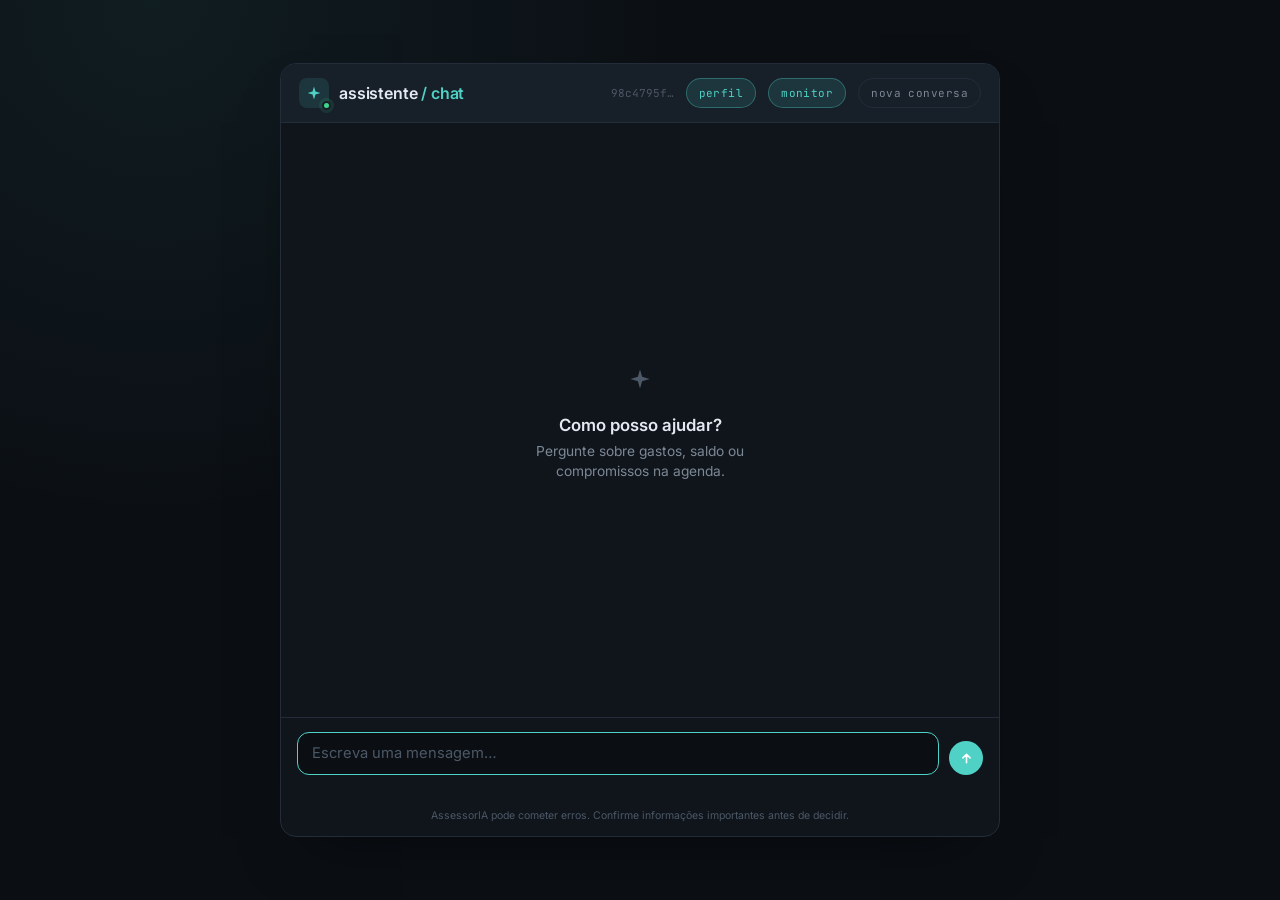
<file: frontend/index.html>
<!DOCTYPE html>
<html lang="pt-BR">
<head>
  <meta charset="UTF-8" />
  <meta name="viewport" content="width=device-width, initial-scale=1.0" />
  <meta name="color-scheme" content="dark" />
  <meta name="description" content="AssessorIA — assistente inteligente para finanças e agenda" />
  <title>AssessorIA — assistente</title>
  <link rel="preconnect" href="https://fonts.googleapis.com">
  <link rel="preconnect" href="https://fonts.gstatic.com" crossorigin>
  <link href="https://fonts.googleapis.com/css2?family=JetBrains+Mono:wght@400;500;600&family=Inter:wght@400;500;600;700&display=swap" rel="stylesheet">
  <link rel="stylesheet" href="style.css" />
</head>
<body>

  <div class="console">

    <header class="console__header">
      <div class="brand">
        <span class="brand__mark" aria-hidden="true">
          <svg width="16" height="16" viewBox="0 0 20 20" fill="none" xmlns="http://www.w3.org/2000/svg">
            <path d="M10 2L11.8 8.2L18 10L11.8 11.8L10 18L8.2 11.8L2 10L8.2 8.2L10 2Z" fill="currentColor"/>
          </svg>
          <span class="header__dot" id="status-dot" aria-hidden="true"></span>
        </span>
        <h1 class="brand__title">assistente <span>/ chat</span></h1>
      </div>

      <div class="header__meta">
        <code class="header__session" id="session-id">—</code>
        <a class="nav-link" href="perfil.html">perfil</a>
        <a class="nav-link" href="monitor.html">monitor</a>
        <button class="header__reset" id="reset-session" type="button" title="Encerrar a sessão atual e começar uma nova">
          nova conversa
        </button>
      </div>
    </header>

    <main class="console__thread" id="thread" aria-live="polite">
      <div class="thread__empty" id="thread-empty">
        <div class="empty__icon" aria-hidden="true">
          <svg width="24" height="24" viewBox="0 0 20 20" fill="none" xmlns="http://www.w3.org/2000/svg">
            <path d="M10 2L11.8 8.2L18 10L11.8 11.8L10 18L8.2 11.8L2 10L8.2 8.2L10 2Z" fill="currentColor"/>
          </svg>
        </div>
        <p class="empty__title">Como posso ajudar?</p>
        <p class="empty__text">Pergunte sobre gastos, saldo ou compromissos na agenda.</p>
      </div>
    </main>

    <form class="console__composer" id="composer" autocomplete="off">
      <textarea
        class="composer__input"
        id="pergunta"
        placeholder="Escreva uma mensagem…"
        rows="1"
        required
      ></textarea>
      <button type="submit" class="composer__send" id="enviar" aria-label="Enviar pergunta">
        <svg width="15" height="15" viewBox="0 0 16 16" fill="none" xmlns="http://www.w3.org/2000/svg">
          <path d="M8 12.5V3.5M8 3.5L4.2 7.3M8 3.5L11.8 7.3" stroke="white" stroke-width="1.7" stroke-linecap="round" stroke-linejoin="round"/>
        </svg>
      </button>
    </form>

    <p class="console__hint" id="hint"></p>
    <p class="console__disclaimer">AssessorIA pode cometer erros. Confirme informações importantes antes de decidir.</p>
  </div>

  <script src="app.js"></script>
</body>
</html>
</file>
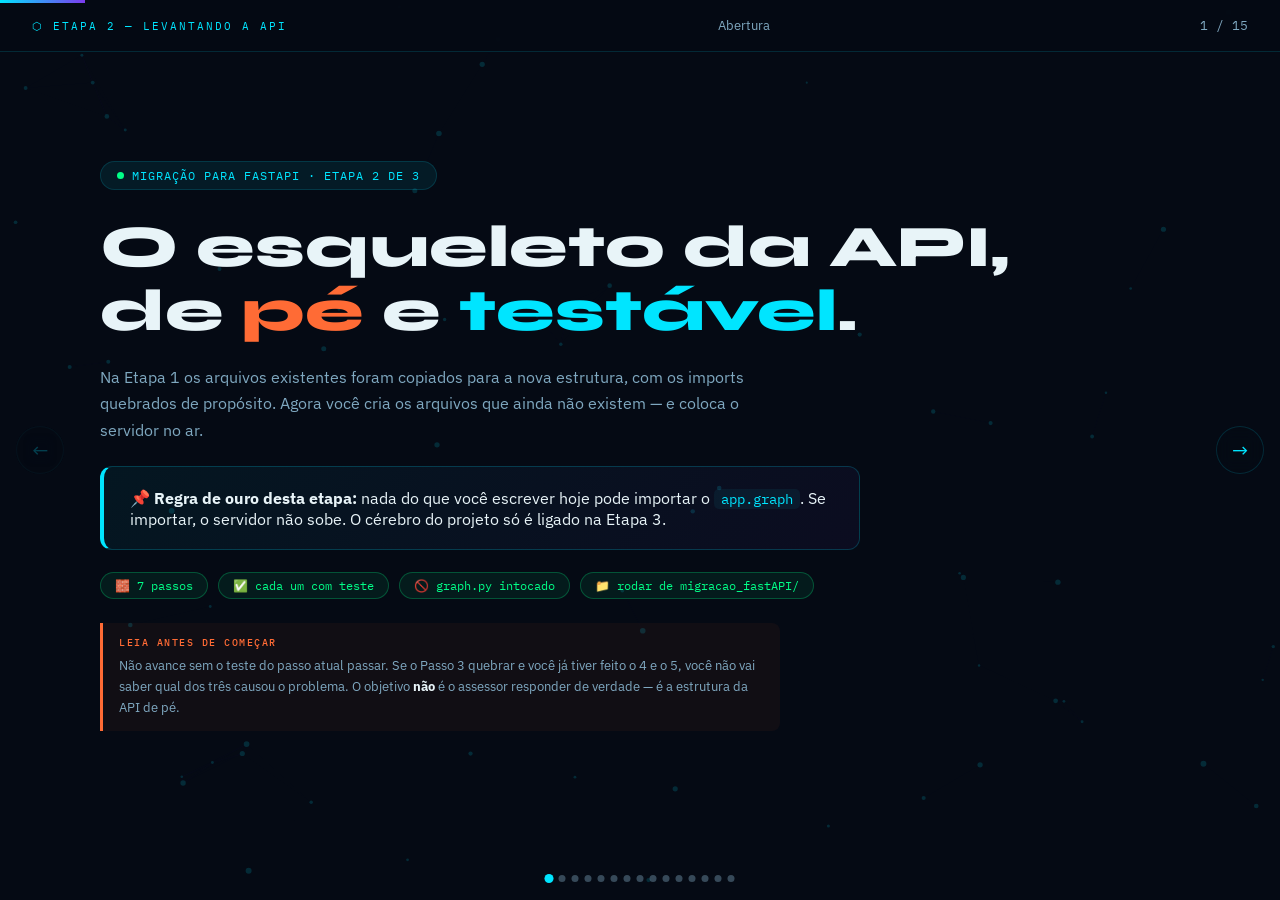
<file: docs/ROTEIRO_ETAPA2.html>
<!DOCTYPE html>
<html lang="pt-BR">
<head>
<meta charset="UTF-8">
<meta name="viewport" content="width=device-width, initial-scale=1.0">
<title>Etapa 2 — Levantando a API</title>
<link href="https://fonts.googleapis.com/css2?family=Syne:wght@400;600;700;800&family=IBM+Plex+Sans:wght@300;400;500;600&family=IBM+Plex+Mono:wght@400;500&display=swap" rel="stylesheet">
<style>
:root {
  --bg: #050a14;
  --cyan: #00e5ff;
  --green: #00ff88;
  --orange: #ff6b35;
  --purple: #7c3aed;
  --pink: #f472b6;
  --text: #e8f4f8;
  --muted: #7fa8c0;
  --card: rgba(255,255,255,0.04);
  --border: rgba(0,229,255,0.15);
}
*, *::before, *::after { margin:0; padding:0; box-sizing:border-box; }
html, body { width:100%; height:100%; overflow:hidden; background:var(--bg); color:var(--text); font-family:'IBM Plex Sans',sans-serif; }

#bg { position:fixed; inset:0; z-index:0; opacity:.3; pointer-events:none; }

#progress-bar {
  position:fixed; top:0; left:0; height:3px; z-index:200;
  background:linear-gradient(90deg, var(--cyan), var(--purple));
  transition: width .4s ease;
}

#topbar {
  position:fixed; top:0; left:0; right:0; height:52px; z-index:150;
  background:rgba(5,10,20,.88); backdrop-filter:blur(14px);
  border-bottom:1px solid var(--border);
  display:flex; align-items:center; justify-content:space-between; padding:0 32px;
}
.tb-label { font-family:'IBM Plex Mono',monospace; font-size:11px; color:var(--cyan); letter-spacing:2px; text-transform:uppercase; }
.tb-counter { font-family:'IBM Plex Mono',monospace; font-size:13px; color:var(--muted); }
.tb-title { font-family:'IBM Plex Sans',sans-serif; font-size:13px; color:var(--muted); max-width:360px; text-align:center; white-space:nowrap; overflow:hidden; text-overflow:ellipsis; }

#slides { position:fixed; inset:0; z-index:1; }

.slide {
  position:absolute; inset:0;
  display:flex; flex-direction:column; justify-content:flex-start; align-items:center;
  padding:72px 60px 80px;
  opacity:0; pointer-events:none;
  transition: opacity .5s ease, transform .5s ease;
  transform: translateX(60px);
  overflow-y: auto;
}
.slide.active { opacity:1; pointer-events:all; transform:translateX(0); }
.slide.prev   { opacity:0; pointer-events:none; transform:translateX(-60px); }
.slide-inner { width:100%; max-width:1080px; margin:auto 0; }

#nav-prev, #nav-next {
  position:fixed; top:50%; z-index:200;
  transform:translateY(-50%);
  width:48px; height:48px; border-radius:50%;
  border:1px solid var(--border); background:rgba(5,10,20,.7);
  backdrop-filter:blur(8px); cursor:pointer;
  display:flex; align-items:center; justify-content:center;
  font-size:20px; color:var(--cyan);
  transition:all .2s; user-select:none;
}
#nav-prev { left:16px; }
#nav-next { right:16px; }
#nav-prev:hover, #nav-next:hover { background:rgba(0,229,255,.12); border-color:var(--cyan); }
#nav-prev.disabled, #nav-next.disabled { opacity:.25; pointer-events:none; }

#dots { position:fixed; bottom:18px; left:50%; transform:translateX(-50%); display:flex; gap:6px; z-index:200; flex-wrap:wrap; max-width:70%; justify-content:center; }
.dot { width:7px; height:7px; border-radius:50%; background:var(--muted); opacity:.4; cursor:pointer; transition:all .3s; }
.dot.active { background:var(--cyan); opacity:1; transform:scale(1.3); }
.dot.done { background:var(--green); opacity:.8; }

.tag  { font-family:'IBM Plex Mono',monospace; font-size:11px; color:var(--cyan);   letter-spacing:3px; text-transform:uppercase; margin-bottom:10px; display:block; }
.gtag { font-family:'IBM Plex Mono',monospace; font-size:11px; color:var(--green);  letter-spacing:3px; text-transform:uppercase; margin-bottom:10px; display:block; }
.ptag { font-family:'IBM Plex Mono',monospace; font-size:11px; color:var(--purple); letter-spacing:3px; text-transform:uppercase; margin-bottom:10px; display:block; }
.otag { font-family:'IBM Plex Mono',monospace; font-size:11px; color:var(--orange); letter-spacing:3px; text-transform:uppercase; margin-bottom:10px; display:block; }

h1.hero-title { font-family:'Syne',sans-serif; font-size:clamp(2.2rem,4.6vw,4rem); font-weight:800; line-height:1.08; margin-bottom:20px; }
h2.sec-title  { font-family:'Syne',sans-serif; font-size:clamp(1.4rem,3vw,2.3rem); font-weight:800; line-height:1.18; margin-bottom:12px; }
h3.slide-h3   { font-family:'Syne',sans-serif; font-size:1.15rem; font-weight:700; margin-bottom:14px; }
p.lead { color:var(--muted); font-size:.98rem; line-height:1.7; margin-bottom:22px; }

.badge {
  display:inline-flex; align-items:center; gap:8px;
  background:rgba(0,229,255,.08); border:1px solid var(--border);
  border-radius:20px; padding:6px 16px;
  font-family:'IBM Plex Mono',monospace; font-size:12px; color:var(--cyan); letter-spacing:1px;
  margin-bottom:26px; width:fit-content;
}
.badge::before { content:''; width:7px; height:7px; background:var(--green); border-radius:50%; animation:pulse 2s infinite; }
@keyframes pulse { 0%,100%{opacity:1;transform:scale(1)} 50%{opacity:.5;transform:scale(1.5)} }

.hero-q {
  background:linear-gradient(135deg,rgba(0,229,255,.06),rgba(124,58,237,.06));
  border:1px solid rgba(0,229,255,.2); border-left:4px solid var(--cyan);
  border-radius:12px; padding:20px 26px; font-size:1.02rem; color:var(--text);
  max-width:760px; margin-top:6px;
  animation:fadeUp .8s ease both .3s;
}
@keyframes fadeUp { from{opacity:0;transform:translateY(24px)} to{opacity:1;transform:translateY(0)} }

.card { background:var(--card); border:1px solid var(--border); border-radius:16px; padding:22px; }
.g2 { display:grid; grid-template-columns:1fr 1fr; gap:20px; }
.g3 { display:grid; grid-template-columns:1fr 1fr 1fr; gap:14px; }
@media(max-width:680px){.g2,.g3{grid-template-columns:1fr}}

.pill-row { display:flex; gap:10px; flex-wrap:wrap; margin-bottom:24px; }
.pill { background:rgba(0,255,136,.07); border:1px solid rgba(0,255,136,.25); border-radius:20px; padding:5px 14px; font-size:12px; color:var(--green); font-family:'IBM Plex Mono',monospace; }

.bridge { background:linear-gradient(135deg,rgba(0,229,255,.05),rgba(124,58,237,.05)); border:1px solid rgba(0,229,255,.2); border-radius:14px; padding:22px 26px; }

.quote-box { background:rgba(0,0,0,.3); border-left:4px solid var(--purple); border-radius:10px; padding:16px 20px; font-style:italic; color:var(--text); font-size:.92rem; line-height:1.6; }

/* ═══ TABELA ═══ */
.tbl { width:100%; border-collapse:collapse; font-size:.82rem; }
.tbl th { text-align:left; font-family:'IBM Plex Mono',monospace; font-size:10px; letter-spacing:1.5px; text-transform:uppercase; color:var(--cyan); padding:9px 12px; border-bottom:1px solid var(--border); white-space:nowrap; }
.tbl td { padding:10px 12px; border-bottom:1px solid rgba(255,255,255,.05); color:var(--muted); vertical-align:top; line-height:1.5; }
.tbl td strong, .tbl td code { color:var(--text); }
.tbl td code { font-family:'IBM Plex Mono',monospace; background:rgba(0,0,0,.3); padding:1px 6px; border-radius:4px; font-size:.78rem; }
.tbl tbody tr:hover td { background:rgba(0,229,255,.03); }

/* ═══ CÓDIGO — ESCONDIDO POR PADRÃO, CLIQUE PARA VER ═══ */
.code {
  background:rgba(0,0,0,.42); border:1px solid var(--border); border-radius:10px;
  padding:14px 18px; font-family:'IBM Plex Mono',monospace; font-size:.74rem;
  line-height:1.7; overflow-x:auto; white-space:pre; color:#bfe4f2;
}
.code .k { color:var(--pink); }
.code .s { color:var(--green); }
.code .c { color:var(--muted); font-style:italic; }
.code .h { color:var(--cyan); font-weight:500; }
.code .o { color:var(--orange); }

.code-wrap { border:1px solid var(--border); border-radius:9px; overflow:hidden; margin-bottom:14px; transition:border-color .2s, box-shadow .2s; }
.code-wrap.open { border-color:var(--cyan); box-shadow:0 0 0 1px rgba(0,229,255,.08); }
.code-header { display:flex; justify-content:space-between; align-items:center; padding:9px 14px; background:rgba(0,0,0,.55); border-bottom:1px solid var(--border); cursor:pointer; user-select:none; transition:background .15s; }
.code-header:hover { background:rgba(0,229,255,.06); }
.code-header .fname { font-family:'IBM Plex Mono',monospace; font-size:11px; color:var(--cyan); }
.code-right { display:flex; align-items:center; gap:10px; }
.code-header .lbadge { font-family:'IBM Plex Mono',monospace; font-size:9.5px; color:var(--muted); text-transform:uppercase; letter-spacing:1px; }
.code-toggle-btn {
  font-family:'IBM Plex Mono',monospace; font-size:9.5px; letter-spacing:.5px;
  color:var(--cyan); border:1px solid var(--border); border-radius:20px; padding:3px 11px;
  white-space:nowrap; transition:.2s; background:rgba(0,229,255,.05);
}
.code-toggle-btn::before { content:'▸ '; }
.code-wrap.open .code-toggle-btn { color:var(--bg); background:var(--green); border-color:var(--green); font-weight:600; }
.code-wrap.open .code-toggle-btn::before { content:'▾ '; }
.code-wrap .code { display:none; border:none; border-radius:0; }
.code-wrap.open .code { display:block; animation:codeIn .28s ease; }
@keyframes codeIn { from{opacity:0;transform:translateY(-6px)} to{opacity:1;transform:translateY(0)} }

/* ═══ PASSOS (numeração + progresso do roteiro) ═══ */
.step-marker { display:flex; align-items:center; gap:16px; margin-bottom:18px; }
.step-num {
  font-family:'Syne',sans-serif; font-weight:800; font-size:1.6rem;
  width:52px; height:52px; border-radius:14px; display:flex; align-items:center; justify-content:center;
  background:rgba(0,229,255,.08); border:1px solid var(--border); color:var(--cyan); flex-shrink:0;
}
.step-meta { display:flex; flex-direction:column; gap:2px; }
.step-file { font-family:'IBM Plex Mono',monospace; font-size:.92rem; color:var(--text); }
.step-obj { font-size:.78rem; color:var(--muted); }

.callout { border-left:3px solid; border-radius:0 8px 8px 0; padding:12px 16px; margin:12px 0 0; font-size:.83rem; line-height:1.6; }
.callout .ct { font-family:'IBM Plex Mono',monospace; font-weight:500; font-size:9.5px; text-transform:uppercase; letter-spacing:1.5px; margin-bottom:5px; }
.callout p { margin:0; color:var(--muted); font-size:.83rem; }
.callout code { font-family:'IBM Plex Mono',monospace; background:rgba(0,0,0,.3); padding:1px 6px; border-radius:4px; color:var(--text); font-size:.78rem; }
.co-ok   { border-color:var(--green);  background:rgba(0,255,136,.05); }
.co-ok .ct { color:var(--green); }
.co-warn { border-color:var(--orange); background:rgba(255,107,53,.05); }
.co-warn .ct { color:var(--orange); }
.co-info { border-color:var(--purple); background:rgba(124,58,237,.06); }
.co-info .ct { color:#c4b5fd; }
.co-err  { border-color:#ff4d6d; background:rgba(255,77,109,.06); }
.co-err .ct { color:#ff8fa3; }

/* ═══ TESTES (checklist) ═══ */
.test-box { background:rgba(0,255,136,.04); border:1px solid rgba(0,255,136,.22); border-radius:12px; padding:16px 20px; margin-bottom:12px; }
.test-box .tt { font-family:'Syne',sans-serif; font-weight:800; font-size:.88rem; color:var(--green); margin-bottom:8px; display:flex; align-items:center; gap:8px; }
.test-box ol, .test-box ul { margin-left:18px; }
.test-box li { font-size:.83rem; color:var(--muted); line-height:1.65; margin-bottom:4px; }
.test-box li strong, .test-box li code { color:var(--text); }
.test-box code { font-family:'IBM Plex Mono',monospace; background:rgba(0,0,0,.3); padding:1px 6px; border-radius:4px; font-size:.78rem; }

/* ═══ CHECKLIST ANIMADA (Passo 7) ═══ */
.final-check { display:flex; flex-direction:column; gap:9px; margin-bottom:18px; }
.fc-item {
  display:flex; align-items:center; gap:12px; padding:10px 16px;
  background:var(--card); border:1px solid var(--border); border-radius:10px;
  opacity:0; transform:translateX(-16px);
}
.final-check.play .fc-item { animation:fcIn .5s ease forwards; }
.final-check.play .fc-item:nth-child(1){animation-delay:.05s}
.final-check.play .fc-item:nth-child(2){animation-delay:.2s}
.final-check.play .fc-item:nth-child(3){animation-delay:.35s}
.final-check.play .fc-item:nth-child(4){animation-delay:.5s}
.final-check.play .fc-item:nth-child(5){animation-delay:.65s}
.final-check.play .fc-item:nth-child(6){animation-delay:.8s}
.final-check.play .fc-item:nth-child(7){animation-delay:.95s}
.final-check.play .fc-item:nth-child(8){animation-delay:1.1s}
@keyframes fcIn { to{opacity:1;transform:translateX(0)} }
.fc-check { width:20px; height:20px; border-radius:50%; border:1px solid var(--green); color:var(--green); flex-shrink:0; display:flex; align-items:center; justify-content:center; font-size:11px; }
.fc-text { font-size:.83rem; color:var(--text); font-family:'IBM Plex Mono',monospace; }

/* ═══ DIAGRAMA: CONVERGÊNCIA (Passo 4) ═══ */
.conv-wrap { display:grid; grid-template-columns:1fr auto 1fr; align-items:center; gap:10px; margin-bottom:6px; }
@media(max-width:780px){ .conv-wrap{ grid-template-columns:1fr; } }
.conv-files { display:flex; flex-direction:column; gap:8px; }
.conv-file {
  font-family:'IBM Plex Mono',monospace; font-size:.76rem; color:var(--muted);
  background:rgba(255,107,53,.05); border:1px solid rgba(255,107,53,.22); border-radius:8px;
  padding:7px 12px; display:flex; align-items:center; gap:8px;
}
.conv-file .dotpulse { width:6px; height:6px; border-radius:50%; background:var(--orange); animation:pulse 1.6s infinite; }
.conv-arrow { font-size:1.8rem; color:var(--cyan); display:flex; align-items:center; justify-content:center; }
.conv-arrow span { display:inline-block; animation:arrowSlide 1.4s ease-in-out infinite; }
@keyframes arrowSlide { 0%,100%{transform:translateX(0);opacity:.5} 50%{transform:translateX(10px);opacity:1} }
.conv-target {
  background:rgba(0,255,136,.06); border:1px solid rgba(0,255,136,.35); border-radius:12px;
  padding:20px; text-align:center; font-family:'IBM Plex Mono',monospace; color:var(--green); font-size:.92rem;
}
.conv-target .big { font-size:1.1rem; font-weight:600; margin-bottom:4px; }

/* ═══ DIAGRAMA SVG: FLUXO ═══ */
.flow-line { stroke-dasharray:7 5; animation:dashmove 1.1s linear infinite; }
@keyframes dashmove { to { stroke-dashoffset:-24; } }
.flow-box { font-family:'IBM Plex Mono',monospace; font-size:11px; }
.flow-pulse { animation:pulse 2s infinite; }

/* ═══ ANTES / DEPOIS ═══ */
.yn { display:grid; grid-template-columns:1fr 1fr; gap:16px; }
@media(max-width:680px){ .yn{ grid-template-columns:1fr; } }
.yn-col { border-radius:14px; padding:18px 20px; }
.yn-yes { background:rgba(0,255,136,.05); border:1px solid rgba(0,255,136,.22); }
.yn-no  { background:rgba(255,107,53,.05); border:1px solid rgba(255,107,53,.22); }
.yn-col h4 { font-family:'Syne',sans-serif; font-size:.92rem; margin-bottom:12px; }
.yn-col li { list-style:none; font-size:.82rem; color:var(--muted); line-height:1.55; padding:5px 0 5px 20px; position:relative; }
.yn-yes li::before { content:'✓'; position:absolute; left:0; color:var(--green); }
.yn-no  li::before { content:'✕'; position:absolute; left:0; color:var(--orange); }

.next-pills { display:flex; flex-wrap:wrap; gap:10px; }
.next-pill { font-family:'IBM Plex Mono',monospace; font-size:11.5px; padding:8px 15px; border-radius:20px; background:rgba(124,58,237,.08); border:1px solid rgba(124,58,237,.3); color:var(--pink); }

.slide-scroll { overflow-y:auto; }
.divider { height:1px; background:var(--border); margin:18px 0; }

code.inline { font-family:'IBM Plex Mono',monospace; color:var(--cyan); background:rgba(0,229,255,.06); padding:1px 7px; border-radius:5px; font-size:.86em; }
</style>
</head>
<body>

<canvas id="bg"></canvas>
<div id="progress-bar"></div>

<div id="topbar">
  <span class="tb-label">⬡ Etapa 2 — Levantando a API</span>
  <span class="tb-title" id="slide-title-bar"></span>
  <span class="tb-counter" id="slide-counter"></span>
</div>

<div id="nav-prev">←</div>
<div id="nav-next">→</div>
<div id="dots"></div>

<div id="slides">

<!-- ─── 0: HERO ─── -->
<div class="slide active" data-title="Abertura">
<div class="slide-inner">
  <div class="badge">MIGRAÇÃO PARA FASTAPI · ETAPA 2 DE 3</div>
  <h1 class="hero-title">O esqueleto da API,<br>de <span style="color:var(--orange)">pé</span> e <span style="color:var(--cyan)">testável</span>.</h1>
  <p class="lead" style="max-width:680px;">Na Etapa 1 os arquivos existentes foram copiados para a nova estrutura, com os imports quebrados de propósito. Agora você cria os arquivos que ainda não existem — e coloca o servidor no ar.</p>
  <div class="hero-q">📌 <strong>Regra de ouro desta etapa:</strong> nada do que você escrever hoje pode importar o <code class="inline">app.graph</code>. Se importar, o servidor não sobe. O cérebro do projeto só é ligado na Etapa 3.</div>
  <div class="pill-row" style="margin-top:22px;">
    <div class="pill">🧱 7 passos</div>
    <div class="pill">✅ cada um com teste</div>
    <div class="pill">🚫 graph.py intocado</div>
    <div class="pill">📁 rodar de migracao_fastAPI/</div>
  </div>
  <div class="callout co-warn" style="max-width:680px;">
    <div class="ct">Leia antes de começar</div>
    <p>Não avance sem o teste do passo atual passar. Se o Passo 3 quebrar e você já tiver feito o 4 e o 5, você não vai saber qual dos três causou o problema. O objetivo <strong style="color:var(--text)">não</strong> é o assessor responder de verdade — é a estrutura da API de pé.</p>
  </div>
</div>
</div>

<!-- ─── 1: O MAPA DA ETAPA ─── -->
<div class="slide" data-title="O Mapa da Etapa">
<div class="slide-inner slide-scroll">
  <span class="tag">antes de escrever a primeira linha</span>
  <h2 class="sec-title">O que você vai ter construído <span style="color:var(--cyan)">ao final</span></h2>
  <p class="lead">Sete arquivos. Cada um resolve um problema específico que existe hoje espalhado pelo script. Use esta tabela como mapa — volte a ela sempre que quiser lembrar onde está.</p>
  <div class="card" style="padding:0;overflow:hidden;">
    <table class="tbl">
      <thead><tr><th>Passo</th><th>Arquivo</th><th>De onde vem o código</th></tr></thead>
      <tbody>
        <tr><td><strong>1</strong></td><td><code>app/main.py</code></td><td>do rodapé do <code>graph.py</code> (linhas 241–264)</td></tr>
        <tr><td><strong>2</strong></td><td><code>app/routes/chat.py</code></td><td>do <code>while True</code> + <code>executar_fluxo_assessor()</code></td></tr>
        <tr><td><strong>3</strong></td><td><code>app/schemas.py</code></td><td>não existia nada equivalente</td></tr>
        <tr><td><strong>4</strong></td><td><code>app/config.py</code></td><td>dos seis <code>load_dotenv()</code> espalhados</td></tr>
        <tr><td><strong>5</strong></td><td><code>app/llms.py</code></td><td>do bloco <code>MODELOS</code> do <code>graph.py</code> (linhas 28–44)</td></tr>
        <tr><td><strong>6</strong></td><td><code>app/tools/db.py</code></td><td>da <code>get_conn()</code> duplicada em <code>financeiro.py</code> e <code>agenda.py</code></td></tr>
        <tr><td><strong>7</strong></td><td>—</td><td>conferência final</td></tr>
      </tbody>
    </table>
  </div>
  <div class="bridge" style="margin-top:20px;">
    <h3 class="slide-h3" style="margin-bottom:8px;font-size:1rem;">🧭 Como as camadas se encaixam</h3>
    <p style="color:var(--muted);font-size:.85rem;line-height:1.6;">Passos 1 a 3 constroem a <strong style="color:var(--text)">camada de API</strong>: um servidor que recebe HTTP e valida dados. Passos 4 a 6 arrumam a <strong style="color:var(--text)">camada de infraestrutura</strong> — configuração, modelos e banco — que o <code class="inline">graph.py</code> vai consumir na Etapa 3.</p>
  </div>
</div>
</div>

<!-- ─── 2: PASSO 0 ─── -->
<div class="slide" data-title="Passo 0 — Ponto de Partida">
<div class="slide-inner slide-scroll">
  <div class="step-marker">
    <div class="step-num" style="color:var(--muted);border-color:var(--border);">0</div>
    <div class="step-meta">
      <span class="step-file">Confirme o ponto de partida</span>
      <span class="step-obj">Antes de escrever qualquer coisa, veja onde você está.</span>
    </div>
  </div>

  <p class="lead">Na pasta <code class="inline">migracao_fastAPI/</code> você deve ter esta estrutura:</p>
  <div class="code-wrap">
    <div class="code-header" onclick="toggleCode(this)">
      <span class="fname">migracao_fastAPI/</span>
      <div class="code-right"><span class="lbadge">estrutura</span><span class="code-toggle-btn">Ver árvore de pastas</span></div>
    </div>
    <div class="code">migracao_fastAPI/
├── .env
├── app/
│   ├── graph.py      guardrail.py      memory.py      prompts.py
│   ├── routes/       <span class="c">(vazia)</span>
│   └── tools/        financeiro.py     agenda.py      faq.py
├── data/
│   └── FAQ_assessor_v1.1.pdf
└── frontend/         <span class="c">(vazia)</span></div>
  </div>

  <p class="lead" style="margin-top:4px;">Instale o FastAPI, se ainda não tiver:</p>
  <div class="code-wrap">
    <div class="code-header" onclick="toggleCode(this)">
      <span class="fname">terminal</span>
      <div class="code-right"><span class="lbadge">bash</span><span class="code-toggle-btn">Ver comando</span></div>
    </div>
    <div class="code">pip install fastapi uvicorn</div>
  </div>

  <div class="test-box">
    <div class="tt">✅ Teste — o erro que você DEVE ver</div>
    <p style="font-size:.83rem;color:var(--muted);margin-bottom:10px;">Rode, da pasta <code>migracao_fastAPI/</code>:</p>
    <div class="code-wrap">
      <div class="code-header" onclick="toggleCode(this)">
        <span class="fname">terminal</span>
        <div class="code-right"><span class="lbadge">bash</span><span class="code-toggle-btn">Ver comando de teste</span></div>
      </div>
      <div class="code">python -c "import app.graph"</div>
    </div>
    <div class="code-wrap">
      <div class="code-header" onclick="toggleCode(this)">
        <span class="fname">saída esperada</span>
        <div class="code-right"><span class="lbadge">erro</span><span class="code-toggle-btn">Ver saída esperada</span></div>
      </div>
      <div class="code"><span class="o">ModuleNotFoundError: No module named 'pg_tools_all'</span></div>
    </div>
  </div>

  <div class="callout co-info">
    <div class="ct">Por que esse erro está certo</div>
    <p>O <code>graph.py</code> ainda importa <code>pg_tools_all</code>, <code>event_tools</code>, <code>faq_tools</code> e <code>memory_mongodb</code> — nomes que existiam na pasta antiga e viraram <code>app/tools/financeiro.py</code>, <code>app/tools/agenda.py</code>, <code>app/tools/faq.py</code> e <code>app/memory.py</code>. Consertar isso é a <strong style="color:var(--text)">Etapa 3</strong>. Guarde essa informação: ela explica o desenho de todos os passos a seguir.</p>
  </div>
</div>
</div>

<!-- ─── 3: PASSO 1 — CONTEXTO ─── -->
<div class="slide" data-title="Passo 1 — main.py (contexto)">
<div class="slide-inner slide-scroll">
  <div class="step-marker">
    <div class="step-num">1</div>
    <div class="step-meta">
      <span class="step-file">app/main.py</span>
      <span class="step-obj">Objetivo: ter uma aplicação FastAPI que sobe. Nada além disso.</span>
    </div>
  </div>

  <p class="lead">O código existe hoje no <strong style="color:var(--text)">rodapé do graph.py, linhas 241–264</strong>. É o "ponto de entrada" do projeto: a partir dali o programa começa a fazer alguma coisa.</p>
  <div class="code-wrap">
    <div class="code-header" onclick="toggleCode(this)">
      <span class="fname">graph.py (linhas 241–264, NÃO apagar ainda)</span>
      <div class="code-right"><span class="lbadge">python</span><span class="code-toggle-btn">Ver código atual</span></div>
    </div>
    <div class="code">session_id = <span class="s">"id_usuario"</span>
iniciar_sessao(session_id)

<span class="k">while</span> <span class="s">True</span>:
    <span class="k">try</span>:
        user_input = input(<span class="s">"> "</span>)
        <span class="c">...</span></div>
  </div>

  <p class="lead" style="margin-top:6px;">Esse pedaço vai ser <em>substituído</em> — não apagado ainda — por <code class="inline">app/main.py</code>, o arquivo que o <code class="inline">uvicorn</code> executa.</p>

  <svg viewBox="0 0 760 110" style="width:100%;max-width:640px;margin:6px auto 4px;display:block;">
    <defs><marker id="am0" markerWidth="9" markerHeight="9" refX="7" refY="4.5" orient="auto"><path d="M0,0 L9,4.5 L0,9 z" fill="#7fa8c0"/></marker></defs>
    <rect x="10" y="35" width="150" height="42" rx="9" fill="rgba(255,107,53,.08)" stroke="#ff6b35" stroke-width="1.3"/>
    <text x="85" y="60" text-anchor="middle" class="flow-box" fill="#ff6b35">rodapé graph.py</text>
    <line class="flow-line" x1="164" y1="56" x2="230" y2="56" stroke="#7fa8c0" stroke-width="2" marker-end="url(#am0)"/>
    <text x="197" y="45" text-anchor="middle" class="flow-box" fill="var(--muted)" font-size="9">vira</text>
    <rect x="234" y="35" width="150" height="42" rx="9" fill="rgba(0,229,255,.08)" stroke="#00e5ff" stroke-width="1.3" class="flow-pulse"/>
    <text x="309" y="60" text-anchor="middle" class="flow-box" fill="#00e5ff">app/main.py</text>
    <line class="flow-line" x1="388" y1="56" x2="454" y2="56" stroke="#7fa8c0" stroke-width="2" marker-end="url(#am0)"/>
    <rect x="458" y="35" width="150" height="42" rx="9" fill="rgba(0,255,136,.08)" stroke="#00ff88" stroke-width="1.3"/>
    <text x="533" y="60" text-anchor="middle" class="flow-box" fill="#00ff88">uvicorn app.main:app</text>
    <line class="flow-line" x1="612" y1="56" x2="678" y2="56" stroke="#7fa8c0" stroke-width="2" marker-end="url(#am0)"/>
    <rect x="682" y="35" width="70" height="42" rx="9" fill="rgba(232,244,248,.06)" stroke="#7fa8c0" stroke-width="1.3"/>
    <text x="717" y="60" text-anchor="middle" class="flow-box" fill="#e8f4f8" font-size="9">servidor</text>
  </svg>
  <p style="text-align:center;color:var(--muted);font-size:.75rem;">o rodapé que hoje "inicia" o programa vira o arquivo que o uvicorn sobe</p>
</div>
</div>

<!-- ─── 4: PASSO 1 — CÓDIGO E TESTE ─── -->
<div class="slide" data-title="Passo 1 — main.py (código e teste)">
<div class="slide-inner slide-scroll">
  <div class="step-marker">
    <div class="step-num">1</div>
    <div class="step-meta">
      <span class="step-file">app/main.py</span>
      <span class="step-obj">O que criar — exatamente isto, e nada mais.</span>
    </div>
  </div>

  <div class="code-wrap">
    <div class="code-header" onclick="toggleCode(this)">
      <span class="fname">app/main.py</span>
      <div class="code-right"><span class="lbadge">python</span><span class="code-toggle-btn">Clique para ver o código</span></div>
    </div>
    <div class="code"><span class="k">from</span> fastapi <span class="k">import</span> FastAPI

app = FastAPI(
    title=<span class="s">"Assessor IA"</span>,
    description=<span class="s">"Assessor financeiro e de agenda com LangChain e LangGraph."</span>,
    version=<span class="s">"0.1.0"</span>,
)


@app.get(<span class="s">"/health"</span>)
<span class="k">def</span> health() -> dict:
    <span class="c">"""Responde 'ok' se o servidor subiu."""</span>
    <span class="k">return</span> {<span class="s">"status"</span>: <span class="s">"ok"</span>}</div>
  </div>
  <p class="lead" style="margin-top:-6px;">O <code class="inline">/health</code> não faz nada além de provar que a aplicação está viva — e é exatamente o que queremos verificar agora.</p>

  <div class="test-box">
    <div class="tt">✅ Teste</div>
    <p style="font-size:.83rem;color:var(--muted);margin-bottom:8px;">Da pasta <code>migracao_fastAPI/</code>:</p>
    <div class="code-wrap">
      <div class="code-header" onclick="toggleCode(this)">
        <span class="fname">terminal</span>
        <div class="code-right"><span class="lbadge">bash</span><span class="code-toggle-btn">Ver comando</span></div>
      </div>
      <div class="code">uvicorn app.main:app --reload</div>
    </div>
    <ol>
      <li>Ver <strong>Uvicorn running on http://127.0.0.1:8000</strong></li>
      <li><code>http://localhost:8000/health</code> → <code>{"status":"ok"}</code></li>
      <li><code>http://localhost:8000/docs</code> → documentação interativa, com <code>GET /health</code> listado</li>
    </ol>
    <p style="font-size:.8rem;color:var(--orange);margin-top:8px;">⛔ Pare aqui até isso funcionar.</p>
  </div>

  <div class="callout co-err">
    <div class="ct">❌ Se der erro</div>
    <p><code>ModuleNotFoundError: No module named 'app'</code> → você rodou de dentro da pasta <code>app/</code>. Volte um nível: <code>cd ..</code>. O comando <code>app.main:app</code> significa "no pacote app, arquivo main, objeto chamado app".</p>
  </div>
</div>
</div>

<!-- ─── 5: PASSO 2 — CONTEXTO E CÓDIGO ─── -->
<div class="slide" data-title="Passo 2 — routes/chat.py">
<div class="slide-inner slide-scroll">
  <div class="step-marker">
    <div class="step-num">2</div>
    <div class="step-meta">
      <span class="step-file">app/routes/chat.py</span>
      <span class="step-obj">Objetivo: receber uma mensagem por HTTP.</span>
    </div>
  </div>

  <p class="lead">O código está espalhado entre a função <code class="inline">executar_fluxo_assessor()</code> e o <code class="inline">while True</code> do rodapé. Ele <strong style="color:var(--text)">não vai para lugar nenhum</strong> — deixa de existir. Quem repete agora é o navegador: uma requisição HTTP por mensagem.</p>

  <div class="card" style="padding:0;overflow:hidden;margin-bottom:16px;">
    <table class="tbl">
      <thead><tr><th>No script</th><th>Na rota</th></tr></thead>
      <tbody>
        <tr><td><code>while True:</code></td><td>some — o navegador é quem repete</td></tr>
        <tr><td><code>user_input = input("> ")</code></td><td>o corpo JSON da requisição</td></tr>
        <tr><td><code>session_id</code> constante</td><td>um campo que chega em cada requisição</td></tr>
        <tr><td><code>print(resposta)</code></td><td>o <code>return</code> do endpoint</td></tr>
      </tbody>
    </table>
  </div>

  <div class="code-wrap">
    <div class="code-header" onclick="toggleCode(this)">
      <span class="fname">app/routes/chat.py</span>
      <div class="code-right"><span class="lbadge">python</span><span class="code-toggle-btn">Clique para ver o código</span></div>
    </div>
    <div class="code"><span class="k">from</span> fastapi <span class="k">import</span> APIRouter

<span class="c"># O APIRouter é um "mini FastAPI": junta endpoints relacionados num arquivo.</span>
<span class="c"># O main.py depois pluga esse conjunto na aplicação.</span>
router = APIRouter(tags=[<span class="s">"chat"</span>])


@router.post(<span class="s">"/chat"</span>)
<span class="k">def</span> conversar(requisicao: dict) -> dict:
    <span class="c">"""Recebe uma mensagem do usuário e devolve a resposta do assessor."""</span>
    <span class="k">return</span> {<span class="s">"resposta"</span>: f<span class="s">"Recebi: {requisicao}"</span>}</div>
  </div>

  <div class="callout co-info">
    <div class="ct">Por que a rota devolve só um eco</div>
    <p>Ela <strong style="color:var(--text)">não chama o grafo</strong>. Lembre do Passo 0: importar <code>app.graph</code> derruba o servidor. Primeiro provamos que o cano está de pé; depois ligamos a água.</p>
  </div>

  <p class="lead" style="margin-top:14px;">No <code class="inline">main.py</code>, duas linhas: o import junto dos outros, e o registro depois de <code class="inline">app = FastAPI(...)</code>.</p>
  <div class="code-wrap">
    <div class="code-header" onclick="toggleCode(this)">
      <span class="fname">app/main.py (adições)</span>
      <div class="code-right"><span class="lbadge">python</span><span class="code-toggle-btn">Ver as duas linhas</span></div>
    </div>
    <div class="code"><span class="k">from</span> app.routes <span class="k">import</span> chat        <span class="c"># junto dos imports</span>

app.include_router(chat.router)     <span class="c"># depois de app = FastAPI(...)</span></div>
  </div>
</div>
</div>

<!-- ─── 6: PASSO 2 — TESTES ─── -->
<div class="slide" data-title="Passo 2 — o problema que ainda falta resolver">
<div class="slide-inner slide-scroll">
  <div class="step-marker">
    <div class="step-num">2</div>
    <div class="step-meta">
      <span class="step-file">app/routes/chat.py</span>
      <span class="step-obj">Testando a rota — e descobrindo o próximo problema.</span>
    </div>
  </div>

  <div class="test-box">
    <div class="tt">✅ Teste 1 — mensagem válida</div>
    <p style="font-size:.83rem;color:var(--muted);">Em <code>/docs</code> → <code>POST /chat</code> → Try it out, cole:</p>
    <div class="code-wrap">
      <div class="code-header" onclick="toggleCode(this)">
        <span class="fname">corpo da requisição</span>
        <div class="code-right"><span class="lbadge">json</span><span class="code-toggle-btn">Ver JSON</span></div>
      </div>
      <div class="code">{
  <span class="h">"session_id"</span>: <span class="s">"id_usuario"</span>,
  <span class="h">"pergunta"</span>: <span class="s">"gastei 50 reais no mercado"</span>
}</div>
    </div>
    <p style="font-size:.83rem;color:var(--muted);">→ Execute. Você deve receber <strong style="color:var(--green);">200</strong> com o eco da mensagem.</p>
  </div>

  <div class="test-box" style="background:rgba(255,107,53,.05);border-color:rgba(255,107,53,.3);">
    <div class="tt" style="color:var(--orange);">⚠️ Teste 2 — o problema que ainda não resolvemos</div>
    <p style="font-size:.83rem;color:var(--muted);">Agora mande isto:</p>
    <div class="code-wrap">
      <div class="code-header" onclick="toggleCode(this)">
        <span class="fname">corpo da requisição</span>
        <div class="code-right"><span class="lbadge">json</span><span class="code-toggle-btn">Ver JSON</span></div>
      </div>
      <div class="code">{ <span class="h">"batata"</span>: <span class="o">1</span> }</div>
    </div>
    <p style="font-size:.9rem;color:var(--orange);font-weight:600;">Você vai receber 200. A rota aceitou. Isso é um problema.</p>
  </div>

  <div class="callout co-warn">
    <div class="ct">Por que isso é um problema</div>
    <p>No script isso não podia acontecer: <code>input()</code> sempre devolve uma string, sempre presente. Na web chega um JSON qualquer, montado por alguém que você não controla — pode vir sem campo, com tipo errado, ou vazio. E o <code>/docs</code> não sabe dizer qual é o formato esperado, porque você também não disse.</p>
  </div>
  <p style="text-align:center;color:var(--cyan);font-family:'IBM Plex Mono',monospace;font-size:.8rem;margin-top:14px;">↓ é isso que o Passo 3 resolve ↓</p>
</div>
</div>

<!-- ─── 7: PASSO 3 — SCHEMAS ─── -->
<div class="slide" data-title="Passo 3 — schemas.py">
<div class="slide-inner slide-scroll">
  <div class="step-marker">
    <div class="step-num">3</div>
    <div class="step-meta">
      <span class="step-file">app/schemas.py</span>
      <span class="step-obj">Objetivo: definir o formato exato do que entra e do que sai.</span>
    </div>
  </div>

  <p class="lead">Não existia nada equivalente — não havia o que validar num script onde a entrada vinha do teclado. Agora, como classes Pydantic, o FastAPI usa isso para três coisas de uma vez: <strong style="color:var(--text)">validar</strong> o que chega, <strong style="color:var(--text)">converter</strong> a resposta em JSON e <strong style="color:var(--text)">gerar</strong> o <code class="inline">/docs</code>.</p>

  <div class="code-wrap">
    <div class="code-header" onclick="toggleCode(this)">
      <span class="fname">app/schemas.py</span>
      <div class="code-right"><span class="lbadge">python</span><span class="code-toggle-btn">Clique para ver o código</span></div>
    </div>
    <div class="code"><span class="k">from</span> pydantic <span class="k">import</span> BaseModel, Field


<span class="k">class</span> ChatRequest(BaseModel):
    <span class="c">"""O que o navegador envia no POST /chat."""</span>
    session_id: str = Field(..., examples=[<span class="s">"id_usuario"</span>])
    pergunta:   str = Field(..., min_length=<span class="o">1</span>, examples=[<span class="s">"gastei 50 reais no mercado"</span>])


<span class="k">class</span> ChatResponse(BaseModel):
    <span class="c">"""O que a API devolve no POST /chat."""</span>
    resposta:         str
    agentes_chamados: list[str] = Field(default_factory=list)


<span class="k">class</span> SessionResponse(BaseModel):
    <span class="c">"""Ainda não é usado — é do Passo 6 da Etapa 3."""</span>
    session_id: str
    resumo:     str | <span class="s">None</span> = <span class="s">None</span></div>
  </div>

  <div class="callout co-info">
    <div class="ct">Repare no session_id</div>
    <p>No script era a constante <code>"id_usuario"</code> — um usuário, para sempre. Agora é um <strong style="color:var(--text)">campo da requisição</strong>: cada mensagem diz a que conversa pertence. É isso que permite duas pessoas usarem o assessor ao mesmo tempo sem misturar históricos.</p>
  </div>

  <p class="lead" style="margin-top:14px;">No <code class="inline">chat.py</code>, o <code class="inline">dict</code> vira os schemas:</p>
  <div class="code-wrap">
    <div class="code-header" onclick="toggleCode(this)">
      <span class="fname">app/routes/chat.py (atualizado)</span>
      <div class="code-right"><span class="lbadge">python</span><span class="code-toggle-btn">Ver código atualizado</span></div>
    </div>
    <div class="code"><span class="k">from</span> fastapi <span class="k">import</span> APIRouter
<span class="k">from</span> app.schemas <span class="k">import</span> ChatRequest, ChatResponse          <span class="c"># ← adicionar</span>

router = APIRouter(tags=[<span class="s">"chat"</span>])


@router.post(<span class="s">"/chat"</span>, response_model=ChatResponse)         <span class="c"># ← response_model</span>
<span class="k">def</span> conversar(requisicao: ChatRequest) -> ChatResponse:    <span class="c"># ← dict vira ChatRequest</span>
    <span class="k">return</span> ChatResponse(
        resposta=(
            f<span class="s">"Recebi sua mensagem na sessão '{requisicao.session_id}': "</span>
            f<span class="s">"\"{requisicao.pergunta}\". O grafo ainda não está ligado nesta rota."</span>
        ),
        agentes_chamados=[<span class="s">"eco_de_teste"</span>],
    )</div>
  </div>
</div>
</div>

<!-- ─── 8: PASSO 3 — TESTES / MARCO ─── -->
<div class="slide" data-title="Passo 3 — testes e marco">
<div class="slide-inner slide-scroll">
  <div class="step-marker">
    <div class="step-num">3</div>
    <div class="step-meta">
      <span class="step-file">app/schemas.py</span>
      <span class="step-obj">O contrato em ação: 200 quando obedece, 422 quando não.</span>
    </div>
  </div>

  <div class="yn" style="margin-bottom:20px;">
    <div class="yn-col yn-no">
      <h4 style="color:var(--orange);">✕ Sem contrato (antes)</h4>
      <ul>
        <li><code>{"batata": 1}</code> → 200, servidor aceita qualquer coisa</li>
        <li><code>/docs</code> não sabe o formato esperado</li>
        <li>erro estoura só dentro da função, tarde demais</li>
      </ul>
    </div>
    <div class="yn-col yn-yes">
      <h4 style="color:var(--green);">✓ Com schemas.py (agora)</h4>
      <ul>
        <li><code>{"batata": 1}</code> → <strong>422</strong>, nenhuma linha da função roda</li>
        <li><code>{"pergunta": ""}</code> → 422, por causa do <code>min_length=1</code></li>
        <li><code>/docs</code> mostra formato, exemplos e resposta — de graça</li>
      </ul>
    </div>
  </div>

  <div class="test-box">
    <div class="tt">✅ Teste completo</div>
    <ol>
      <li>JSON certo (<code>session_id</code> + <code>pergunta</code>) → <strong style="color:var(--green);">200</strong>, com <code>"agentes_chamados": ["eco_de_teste"]</code></li>
      <li><code>{"batata": 1}</code> → <strong style="color:var(--orange);">422 Unprocessable Entity</strong></li>
      <li><code>{"session_id": "x", "pergunta": ""}</code> → <strong style="color:var(--orange);">422</strong></li>
      <li><code>/docs</code> agora mostra o formato do corpo, exemplos e resposta — você escreveu o schema e ganhou a documentação</li>
    </ol>
  </div>

  <div class="bridge" style="margin-top:8px;">
    <h3 class="slide-h3" style="margin-bottom:6px;font-size:1rem;">🏁 Marco</h3>
    <p style="color:var(--muted);font-size:.85rem;line-height:1.6;">Passos 1 a 3 construíram a <strong style="color:var(--cyan);">camada de API</strong>: um servidor que recebe HTTP e valida dados. Os próximos três arrumam a <strong style="color:var(--green);">camada de infraestrutura</strong> — configuração, modelos e banco — que o <code class="inline">graph.py</code> vai consumir na Etapa 3.</p>
  </div>
</div>
</div>

<!-- ─── 9: PASSO 4 — CONFIG ─── -->
<div class="slide" data-title="Passo 4 — config.py (motivação)">
<div class="slide-inner slide-scroll">
  <div class="step-marker">
    <div class="step-num">4</div>
    <div class="step-meta">
      <span class="step-file">app/config.py</span>
      <span class="step-obj">Objetivo: um único lugar no projeto que lê o .env.</span>
    </div>
  </div>

  <p class="lead">Rode <code class="inline">grep -rn "load_dotenv()" app/</code> e você vai achar <strong style="color:var(--orange)">seis</strong> ocorrências. O problema não é estético: para responder "de quais variáveis este projeto depende?" você precisa abrir seis arquivos e caçar <code class="inline">os.getenv</code> em cada um.</p>

  <div class="conv-wrap">
    <div class="conv-files">
      <div class="conv-file"><span class="dotpulse"></span> graph.py</div>
      <div class="conv-file"><span class="dotpulse"></span> guardrail.py</div>
      <div class="conv-file"><span class="dotpulse"></span> memory.py</div>
      <div class="conv-file"><span class="dotpulse"></span> tools/financeiro.py</div>
      <div class="conv-file"><span class="dotpulse"></span> tools/agenda.py</div>
      <div class="conv-file"><span class="dotpulse"></span> tools/faq.py</div>
    </div>
    <div class="conv-arrow"><span>➜</span></div>
    <div class="conv-target">
      <div class="big">app/config.py</div>
      um único <code>load_dotenv()</code><br>todo mundo importa daqui
    </div>
  </div>

  <div class="callout co-warn" style="margin-top:16px;">
    <div class="ct">Bônus: um bug escondido</div>
    <p>Em <code>tools/faq.py</code>: <code>PDF_PATH = os.getenv("FAQ_PDF_PATH", "FAQ_assessor_v1.1.pdf")</code> é um caminho <strong style="color:var(--text)">relativo</strong>. Funciona rodando da pasta do PDF, e quebra no instante em que o servidor sobe de outro lugar.</p>
  </div>
</div>
</div>

<!-- ─── 10: PASSO 4 — CÓDIGO E TESTE ─── -->
<div class="slide" data-title="Passo 4 — config.py (código e teste)">
<div class="slide-inner slide-scroll">
  <div class="step-marker">
    <div class="step-num">4</div>
    <div class="step-meta">
      <span class="step-file">app/config.py</span>
      <span class="step-obj">O arquivo que fica no fundo da pilha: todo mundo depende dele, ele não depende de ninguém.</span>
    </div>
  </div>

  <div class="code-wrap">
    <div class="code-header" onclick="toggleCode(this)">
      <span class="fname">app/config.py</span>
      <div class="code-right"><span class="lbadge">python</span><span class="code-toggle-btn">Clique para ver o código</span></div>
    </div>
    <div class="code"><span class="k">import</span> os
<span class="k">from</span> pathlib <span class="k">import</span> Path
<span class="k">from</span> dotenv <span class="k">import</span> load_dotenv

<span class="c"># BASE_DIR aponta para migracao_fastAPI/. Montado a partir da localização</span>
<span class="c"># do próprio arquivo: não depende da pasta de onde você rodou o uvicorn.</span>
BASE_DIR     = Path(__file__).resolve().parent.parent
DATA_DIR     = BASE_DIR / <span class="s">"data"</span>
FRONTEND_DIR = BASE_DIR / <span class="s">"frontend"</span>

FAQ_PDF_PATH = DATA_DIR / <span class="s">"FAQ_assessor_v1.1.pdf"</span>

load_dotenv(BASE_DIR / <span class="s">".env"</span>)          <span class="c"># o único load_dotenv() do projeto</span>

GEMINI_API_KEY = os.getenv(<span class="s">"GEMINI_API_KEY"</span>)
GROQ_API_KEY   = os.getenv(<span class="s">"GROQ_API_KEY"</span>)
DATABASE_URL   = os.getenv(<span class="s">"DATABASE_URL"</span>)
MONGODB_URI    = os.getenv(<span class="s">"MONGODB_URI"</span>, <span class="s">"mongodb://localhost:27017"</span>)

OBRIGATORIAS = {
    <span class="s">"GEMINI_API_KEY"</span>: GEMINI_API_KEY,
    <span class="s">"GROQ_API_KEY"</span>:   GROQ_API_KEY,
    <span class="s">"DATABASE_URL"</span>:   DATABASE_URL,
    <span class="s">"MONGODB_URI"</span>:    MONGODB_URI,
}


<span class="k">def</span> validar_config() -> list[str]:
    <span class="c">"""Devolve a lista de problemas de configuração (vazia = tudo certo)."""</span>
    problemas = []
    <span class="k">for</span> nome, valor <span class="k">in</span> OBRIGATORIAS.items():
        <span class="k">if</span> <span class="k">not</span> valor:
            problemas.append(f<span class="s">"Variável ausente no .env: {nome}"</span>)
    <span class="k">if</span> <span class="k">not</span> FAQ_PDF_PATH.exists():
        problemas.append(f<span class="s">"PDF do FAQ não encontrado em: {FAQ_PDF_PATH}"</span>)
    <span class="k">return</span> problemas</div>
  </div>

  <p class="lead" style="margin-top:-4px;">No <code class="inline">main.py</code>, faça o <code class="inline">/health</code> reportar os problemas:</p>
  <div class="code-wrap">
    <div class="code-header" onclick="toggleCode(this)">
      <span class="fname">app/main.py (adições)</span>
      <div class="code-right"><span class="lbadge">python</span><span class="code-toggle-btn">Ver as adições</span></div>
    </div>
    <div class="code"><span class="k">from</span> app.config <span class="k">import</span> validar_config          <span class="c"># junto dos outros imports</span>

<span class="k">for</span> _problema <span class="k">in</span> validar_config():                 <span class="c"># logo antes de app = FastAPI(...)</span>
    print(f<span class="s">"[config] ATENÇÃO: {_problema}"</span>)


@app.get(<span class="s">"/health"</span>)
<span class="k">def</span> health() -> dict:
    problemas = validar_config()
    <span class="k">return</span> {
        <span class="s">"status"</span>: <span class="s">"ok"</span> <span class="k">if</span> <span class="k">not</span> problemas <span class="k">else</span> <span class="s">"atencao"</span>,
        <span class="s">"problemas_de_configuracao"</span>: problemas,
    }</div>
  </div>

  <div class="test-box">
    <div class="tt">✅ Teste</div>
    <div class="code-wrap">
      <div class="code-header" onclick="toggleCode(this)">
        <span class="fname">terminal</span>
        <div class="code-right"><span class="lbadge">bash</span><span class="code-toggle-btn">Ver comando</span></div>
      </div>
      <div class="code">python -c "from app.config import BASE_DIR, FAQ_PDF_PATH, validar_config; print(BASE_DIR); print(FAQ_PDF_PATH); print('PDF existe:', FAQ_PDF_PATH.exists()); print('problemas:', validar_config())"</div>
    </div>
    <p style="font-size:.83rem;color:var(--muted);">Esperado: <code>PDF existe: True</code> e <code>problemas: []</code>. No navegador, <code>/health</code> → <code>{"status":"ok","problemas_de_configuracao":[]}</code>.</p>
    <p style="font-size:.8rem;color:var(--cyan);margin-top:6px;">🧪 Renomeie <code>.env</code> para <code>.env.bak</code>, reinicie e veja os quatro avisos <code>[config]</code> no terminal. Depois desfaça.</p>
  </div>
</div>
</div>

<!-- ─── 11: PASSO 5 — LLMS ─── -->
<div class="slide" data-title="Passo 5 — llms.py">
<div class="slide-inner slide-scroll">
  <div class="step-marker">
    <div class="step-num">5</div>
    <div class="step-meta">
      <span class="step-file">app/llms.py</span>
      <span class="step-obj">Objetivo: criar os modelos de linguagem uma vez só, num arquivo só.</span>
    </div>
  </div>

  <p class="lead">O código está no <strong style="color:var(--text)">graph.py, linhas 28–44</strong>, sob o comentário <code class="inline">MODELOS</code>: os quatro objetos <code class="inline">llm_gemini</code>, <code class="inline">llm_groq</code>, <code class="inline">llm_especialista</code> e <code class="inline">llm_rapido</code>.</p>

  <div class="card" style="padding:0;overflow:hidden;margin-bottom:16px;">
    <table class="tbl">
      <thead><tr><th>Como está</th><th>Como fica</th></tr></thead>
      <tbody>
        <tr><td><code>api_key=os.getenv("GEMINI_API_KEY")</code></td><td><code>api_key=GEMINI_API_KEY</code></td></tr>
        <tr><td><code>api_key=os.getenv("GROQ_API_KEY")</code></td><td><code>api_key=GROQ_API_KEY</code></td></tr>
      </tbody>
    </table>
  </div>

  <div class="code-wrap">
    <div class="code-header" onclick="toggleCode(this)">
      <span class="fname">app/llms.py</span>
      <div class="code-right"><span class="lbadge">python</span><span class="code-toggle-btn">Clique para ver o código</span></div>
    </div>
    <div class="code"><span class="k">from</span> langchain_google_genai <span class="k">import</span> ChatGoogleGenerativeAI
<span class="k">from</span> langchain_groq <span class="k">import</span> ChatGroq
<span class="k">from</span> app.config <span class="k">import</span> GEMINI_API_KEY, GROQ_API_KEY

<span class="c"># ... bloco MODELOS copiado do graph.py, com api_key=GEMINI_API_KEY / GROQ_API_KEY</span>
<span class="c"># llm_gemini, llm_groq, llm_rapido — mesmos nomes, mesmos model= e temperature=</span>

llm_especialista = llm_gemini.with_fallbacks([llm_groq])   <span class="c"># se o Gemini falhar, o Groq assume</span></div>
  </div>

  <div class="callout co-info">
    <div class="ct">Por que um arquivo só para isso</div>
    <p>Num script, criar um modelo custa uma vez e ninguém percebe. Num servidor, o import roda uma vez e os objetos ficam vivos atendendo todas as requisições. Se cada arquivo criasse o seu, você teria conexões duplicadas e configurações divergindo sem ninguém notar.</p>
  </div>

  <div class="test-box">
    <div class="tt">✅ Teste</div>
    <div class="code-wrap">
      <div class="code-header" onclick="toggleCode(this)">
        <span class="fname">terminal</span>
        <div class="code-right"><span class="lbadge">bash</span><span class="code-toggle-btn">Ver comando</span></div>
      </div>
      <div class="code">python -c "from app.llms import llm_rapido; print(llm_rapido.invoke('Responda apenas: OK').content)"</div>
    </div>
    <p style="font-size:.83rem;color:var(--muted);">Esperado: <code>OK</code>. Prova três coisas de uma vez — o arquivo importa, a chave do <code>.env</code> chegou via <code>config.py</code>, e a API do Groq responde.</p>
  </div>

  <div class="callout co-err">
    <div class="ct">❌ Se der erro</div>
    <p><code>AuthenticationError / 401</code> → a chave não chegou (confira o <code>.env</code> e a troca do <code>os.getenv</code>). <code>ModuleNotFoundError: langchain_groq</code> → falta instalar a dependência.</p>
  </div>
</div>
</div>

<!-- ─── 12: PASSO 6 — DB ─── -->
<div class="slide" data-title="Passo 6 — tools/db.py">
<div class="slide-inner slide-scroll">
  <div class="step-marker">
    <div class="step-num">6</div>
    <div class="step-meta">
      <span class="step-file">app/tools/db.py</span>
      <span class="step-obj">Objetivo: uma única função de conexão com o Postgres.</span>
    </div>
  </div>

  <p class="lead">O código existe em <strong style="color:var(--text)">dois</strong> lugares, palavra por palavra igual: no topo de <code class="inline">financeiro.py</code> e de <code class="inline">agenda.py</code>. Duplicação é o tipo de problema que só cobra o preço depois — você corrige um lado, esquece o outro.</p>

  <div class="code-wrap">
    <div class="code-header" onclick="toggleCode(this)">
      <span class="fname">app/tools/db.py</span>
      <div class="code-right"><span class="lbadge">python</span><span class="code-toggle-btn">Clique para ver o código</span></div>
    </div>
    <div class="code"><span class="k">import</span> psycopg2
<span class="k">from</span> app.config <span class="k">import</span> DATABASE_URL


<span class="k">def</span> get_conn():
    <span class="c">"""Abre e devolve uma conexão com o Postgres. Quem chama fecha."""</span>
    <span class="k">return</span> psycopg2.connect(DATABASE_URL)</div>
  </div>

  <p class="lead" style="margin-top:2px;">Em <code class="inline">financeiro.py</code> e <code class="inline">agenda.py</code>, apague o bloco de imports antigo (com <code class="inline">load_dotenv()</code> e a <code class="inline">get_conn()</code> local) e substitua:</p>
  <div class="code-wrap">
    <div class="code-header" onclick="toggleCode(this)">
      <span class="fname">tools/financeiro.py e tools/agenda.py (topo)</span>
      <div class="code-right"><span class="lbadge">python</span><span class="code-toggle-btn">Ver substituição</span></div>
    </div>
    <div class="code"><span class="k">from</span> typing <span class="k">import</span> Optional, List   <span class="c"># agenda.py importa só Optional</span>
<span class="k">from</span> langchain.tools <span class="k">import</span> tool
<span class="k">from</span> pydantic <span class="k">import</span> BaseModel, Field

<span class="k">from</span> app.tools.db <span class="k">import</span> get_conn</div>
  </div>

  <div class="callout co-ok">
    <div class="ct">Nada mais muda</div>
    <p>As cinco tools de <code>financeiro.py</code> e a <code>add_event</code> de <code>agenda.py</code> não mudam uma linha. As chamadas a <code>get_conn()</code> continuam funcionando — só mudou <em>de onde</em> ela vem.</p>
  </div>

  <div class="test-box">
    <div class="tt">✅ Teste</div>
    <div class="code-wrap">
      <div class="code-header" onclick="toggleCode(this)">
        <span class="fname">terminal — conexão</span>
        <div class="code-right"><span class="lbadge">bash</span><span class="code-toggle-btn">Ver comando</span></div>
      </div>
      <div class="code">python -c "from app.tools.db import get_conn; c = get_conn(); cur = c.cursor(); cur.execute('SELECT 1'); print('postgres ok:', cur.fetchone()); c.close()"</div>
    </div>
    <div class="code-wrap">
      <div class="code-header" onclick="toggleCode(this)">
        <span class="fname">terminal — tools íntegras</span>
        <div class="code-right"><span class="lbadge">bash</span><span class="code-toggle-btn">Ver comando</span></div>
      </div>
      <div class="code">python -c "from app.tools.financeiro import TOOLS; from app.tools.agenda import TOOLS_AGENDA; print([t.name for t in TOOLS]); print([t.name for t in TOOLS_AGENDA])"</div>
    </div>
    <p style="font-size:.83rem;color:var(--muted);">Esperado: <code>['add_transaction', 'query_transactions', 'total_balance', 'daily_balance', 'update_transaction']</code> e <code>['add_event']</code>.</p>
  </div>
</div>
</div>

<!-- ─── 13: PASSO 7 — CONFERÊNCIA FINAL ─── -->
<div class="slide" data-title="Passo 7 — Conferência final">
<div class="slide-inner slide-scroll">
  <div class="step-marker">
    <div class="step-num" style="color:var(--green);border-color:rgba(0,255,136,.4);">7</div>
    <div class="step-meta">
      <span class="step-file">Conferência final</span>
      <span class="step-obj">Suba o servidor e confira a lista inteira.</span>
    </div>
  </div>

  <div class="final-check" id="final-checklist">
    <div class="fc-item"><span class="fc-check">✓</span><span class="fc-text">servidor sobe sem erro e sem aviso [config]</span></div>
    <div class="fc-item"><span class="fc-check">✓</span><span class="fc-text">/docs lista GET /health e POST /chat</span></div>
    <div class="fc-item"><span class="fc-check">✓</span><span class="fc-text">GET /health devolve status ok, problemas []</span></div>
    <div class="fc-item"><span class="fc-check">✓</span><span class="fc-text">POST /chat com session_id + pergunta → 200 + eco</span></div>
    <div class="fc-item"><span class="fc-check">✓</span><span class="fc-text">POST /chat sem session_id → 422</span></div>
    <div class="fc-item"><span class="fc-check">✓</span><span class="fc-text">llm_rapido.invoke('Responda apenas: OK') → OK</span></div>
    <div class="fc-item"><span class="fc-check">✓</span><span class="fc-text">len(TOOLS) financeiro → 5</span></div>
    <div class="fc-item"><span class="fc-check">✓</span><span class="fc-text">import app.graph continua quebrando — esperado</span></div>
  </div>
  <p class="lead" style="margin-top:0;">Rode <code class="inline">grep -rn "load_dotenv()" app/</code> de novo: agora devem sobrar <strong style="color:var(--text)">quatro</strong> — <code class="inline">config.py</code> (oficial) e <code class="inline">graph.py</code>, <code class="inline">guardrail.py</code>, <code class="inline">memory.py</code>, <code class="inline">tools/faq.py</code>, que caem na Etapa 3.</p>

  <svg viewBox="0 0 720 220" style="width:100%;max-width:680px;margin:10px auto;display:block;">
    <defs><marker id="amf" markerWidth="9" markerHeight="9" refX="7" refY="4.5" orient="auto"><path d="M0,0 L9,4.5 L0,9 z" fill="#00e5ff"/></marker></defs>
    <text x="10" y="20" class="flow-box" fill="var(--muted)" font-size="9">navegador</text>
    <line class="flow-line" x1="70" y1="16" x2="130" y2="16" stroke="#00e5ff" stroke-width="1.6" marker-end="url(#amf)"/>
    <rect x="134" y="4" width="110" height="30" rx="7" fill="rgba(0,229,255,.08)" stroke="#00e5ff" stroke-width="1.2"/>
    <text x="189" y="23" text-anchor="middle" class="flow-box" fill="#00e5ff" font-size="10">main.py</text>
    <line class="flow-line" x1="248" y1="16" x2="308" y2="16" stroke="#00e5ff" stroke-width="1.6" marker-end="url(#amf)"/>
    <rect x="312" y="4" width="150" height="30" rx="7" fill="rgba(124,58,237,.08)" stroke="#7c3aed" stroke-width="1.2"/>
    <text x="387" y="23" text-anchor="middle" class="flow-box" fill="#c4b5fd" font-size="10">routes/chat.py</text>
    <line class="flow-line" x1="466" y1="16" x2="526" y2="16" stroke="#7fa8c0" stroke-width="1.6" marker-end="url(#amf)"/>
    <rect x="530" y="4" width="150" height="30" rx="7" fill="rgba(255,107,53,.06)" stroke="#7fa8c0" stroke-width="1.2" stroke-dasharray="4 3"/>
    <text x="605" y="23" text-anchor="middle" class="flow-box" fill="var(--muted)" font-size="10">(graph.py — desligado)</text>

    <line x1="189" y1="34" x2="189" y2="70" stroke="#7fa8c0" stroke-width="1.4"/>
    <rect x="134" y="74" width="110" height="30" rx="7" fill="rgba(0,255,136,.06)" stroke="#00ff88" stroke-width="1.2"/>
    <text x="189" y="93" text-anchor="middle" class="flow-box" fill="#00ff88" font-size="10">schemas.py</text>

    <line x1="189" y1="34" x2="189" y2="150" stroke="#7fa8c0" stroke-width="1.4"/>
    <line class="flow-line" x1="189" y1="150" x2="189" y2="180" stroke="#00e5ff" stroke-width="1.6" marker-end="url(#amf)"/>
    <rect x="134" y="184" width="110" height="30" rx="7" fill="rgba(0,229,255,.1)" stroke="#00e5ff" stroke-width="1.4" class="flow-pulse"/>
    <text x="189" y="203" text-anchor="middle" class="flow-box" fill="#00e5ff" font-size="10">config.py</text>
    <text x="30" y="203" class="flow-box" fill="var(--muted)" font-size="9">lê o .env</text>

    <line class="flow-line" x1="330" y1="184" x2="270" y2="184" stroke="#7c3aed" stroke-width="1.6" marker-end="url(#amf)"/>
    <rect x="334" y="169" width="120" height="30" rx="7" fill="rgba(124,58,237,.07)" stroke="#7c3aed" stroke-width="1.2"/>
    <text x="394" y="188" text-anchor="middle" class="flow-box" fill="#c4b5fd" font-size="10">llms.py</text>
    <text x="394" y="215" text-anchor="middle" class="flow-box" fill="var(--muted)" font-size="8.5">cria os LLMs</text>

    <line class="flow-line" x1="596" y1="184" x2="536" y2="184" stroke="#f472b6" stroke-width="1.6" marker-end="url(#amf)"/>
    <rect x="600" y="169" width="120" height="30" rx="7" fill="rgba(244,114,182,.07)" stroke="#f472b6" stroke-width="1.2"/>
    <text x="660" y="188" text-anchor="middle" class="flow-box" fill="#f472b6" font-size="10">tools/db.py</text>
    <text x="660" y="215" text-anchor="middle" class="flow-box" fill="var(--muted)" font-size="8.5">abre o Postgres</text>
  </svg>

  <div class="callout co-ok" style="max-width:680px;margin:0 auto;">
    <div class="ct">Regra de ouro</div>
    <p>As camadas de fora chamam as de dentro, <strong style="color:var(--text)">nunca o contrário</strong>. Uma rota pode importar o grafo; o grafo nunca importa uma rota. O <code>config.py</code> está no fundo e não importa ninguém.</p>
  </div>
</div>
</div>

<!-- ─── 14: O QUE VEM NA ETAPA 3 ─── -->
<div class="slide" data-title="O que vem na Etapa 3">
<div class="slide-inner slide-scroll">
  <span class="gtag">fim da Etapa 2</span>
  <h2 class="sec-title">Se os 8 itens passam, <span style="color:var(--green)">a Etapa 2 está feita</span>.</h2>
  <p class="lead">Um passo, um teste — o mesmo método continua. É isso que vem a seguir:</p>
  <div class="next-pills" style="margin-bottom:20px;">
    <div class="next-pill">1. graph.py — consertar imports e apagar o rodapé</div>
    <div class="next-pill">2. agents.py — os cinco agentes</div>
    <div class="next-pill">3. chat.py — trocar o eco pelo executar_fluxo</div>
    <div class="next-pill">4. tools/faq.py — carregar o índice uma vez só</div>
    <div class="next-pill">5. memory.py — sessão direto no Mongo</div>
    <div class="next-pill">6. routes/sessions.py — POST e DELETE /sessions</div>
    <div class="next-pill">7. frontend/ — index.html, style.css, app.js</div>
    <div class="next-pill">8. requirements.txt e README.md</div>
  </div>
  <div class="bridge">
    <p style="color:var(--muted);font-size:.9rem;line-height:1.7;">No fim, use a checklist da seção 7 do <strong style="color:var(--text)">GUIA_MIGRACAO.md</strong> para conferir se o comportamento do script foi preservado.</p>
  </div>
  <p style="text-align:center;color:var(--cyan);font-family:'IBM Plex Mono',monospace;font-size:.85rem;margin-top:26px;">🎉 Etapa 2 concluída — o esqueleto está de pé.</p>
</div>
</div>

</div><!-- /slides -->

<script>
// ══════════════════════════ BG CANVAS ══════════════════════════
const bgCanvas = document.getElementById('bg');
const bgCtx = bgCanvas.getContext('2d');
let BW, BH, nodes = [];
function resizeBg() { BW = bgCanvas.width = window.innerWidth; BH = bgCanvas.height = window.innerHeight; }
resizeBg(); window.addEventListener('resize', () => { resizeBg(); initNodes(); });
function initNodes() {
  nodes = [];
  const n = Math.floor((BW * BH) / 18000);
  for (let i = 0; i < n; i++) nodes.push({ x:Math.random()*BW, y:Math.random()*BH, vx:(Math.random()-.5)*.4, vy:(Math.random()-.5)*.4, r:Math.random()*2+1 });
}
initNodes();
function drawBg() {
  bgCtx.clearRect(0, 0, BW, BH);
  nodes.forEach(n => { n.x += n.vx; n.y += n.vy; if(n.x<0||n.x>BW)n.vx*=-1; if(n.y<0||n.y>BH)n.vy*=-1; });
  for (let i = 0; i < nodes.length; i++) for (let j = i+1; j < nodes.length; j++) {
    const dx=nodes[i].x-nodes[j].x, dy=nodes[i].y-nodes[j].y, d=Math.sqrt(dx*dx+dy*dy);
    if (d < 120) { bgCtx.beginPath(); bgCtx.moveTo(nodes[i].x,nodes[i].y); bgCtx.lineTo(nodes[j].x,nodes[j].y); bgCtx.strokeStyle=`rgba(124,58,237,${.15*(1-d/120)})`; bgCtx.lineWidth=.5; bgCtx.stroke(); }
  }
  nodes.forEach(n => { bgCtx.beginPath(); bgCtx.arc(n.x,n.y,n.r,0,Math.PI*2); bgCtx.fillStyle='rgba(0,229,255,.5)'; bgCtx.fill(); });
  requestAnimationFrame(drawBg);
}
drawBg();

// ══════════════════════════ SLIDE ENGINE ══════════════════════════
const slideEls = Array.from(document.querySelectorAll('.slide'));
const TOTAL = slideEls.length;
let current = 0;
let maxReached = 0;

const progressBar = document.getElementById('progress-bar');
const counter     = document.getElementById('slide-counter');
const titleBar    = document.getElementById('slide-title-bar');
const navPrev     = document.getElementById('nav-prev');
const navNext     = document.getElementById('nav-next');
const dotsEl      = document.getElementById('dots');

slideEls.forEach((_, i) => {
  const d = document.createElement('div'); d.className = 'dot'; d.onclick = () => goTo(i);
  dotsEl.appendChild(d);
});

function goTo(n) {
  if (n < 0 || n >= TOTAL) return;
  slideEls.forEach((s, i) => {
    s.classList.remove('active', 'prev');
    if (i < n) s.classList.add('prev');
  });
  slideEls[n].classList.add('active');
  current = n;
  if (n > maxReached) maxReached = n;
  updateUI();
  onSlideEnter(current);
}

function updateUI() {
  progressBar.style.width = ((current + 1) / TOTAL * 100) + '%';
  counter.textContent = `${current + 1} / ${TOTAL}`;
  titleBar.textContent = slideEls[current].dataset.title || '';
  navPrev.classList.toggle('disabled', current === 0);
  navNext.classList.toggle('disabled', current === TOTAL - 1);
  document.querySelectorAll('.dot').forEach((d,i) => {
    d.classList.toggle('active', i === current);
    d.classList.toggle('done', i < current);
  });
}

navPrev.onclick = () => goTo(current - 1);
navNext.onclick = () => goTo(current + 1);
document.addEventListener('keydown', e => {
  if (e.key === 'ArrowRight' || e.key === 'ArrowDown') goTo(current + 1);
  if (e.key === 'ArrowLeft'  || e.key === 'ArrowUp')   goTo(current - 1);
});
requestAnimationFrame(() => goTo(0));

function onSlideEnter(n) {
  const title = slideEls[n].dataset.title;
  if (title === 'Passo 7 — Conferência final') {
    const el = document.getElementById('final-checklist');
    el.classList.remove('play');
    void el.offsetWidth; // reinicia a animação toda vez que a slide é revisitada
    el.classList.add('play');
  }
}

// ══════════════════════════ CÓDIGO ESCONDIDO (clique para ver) ══════════════════════════
function toggleCode(header) {
  const wrap = header.parentElement;
  const open = wrap.classList.toggle('open');
  const btn = header.querySelector('.code-toggle-btn');
  if (btn) btn.textContent = open ? 'Ocultar' : 'Clique para ver';
}
</script>
</body>
</html>
</file>
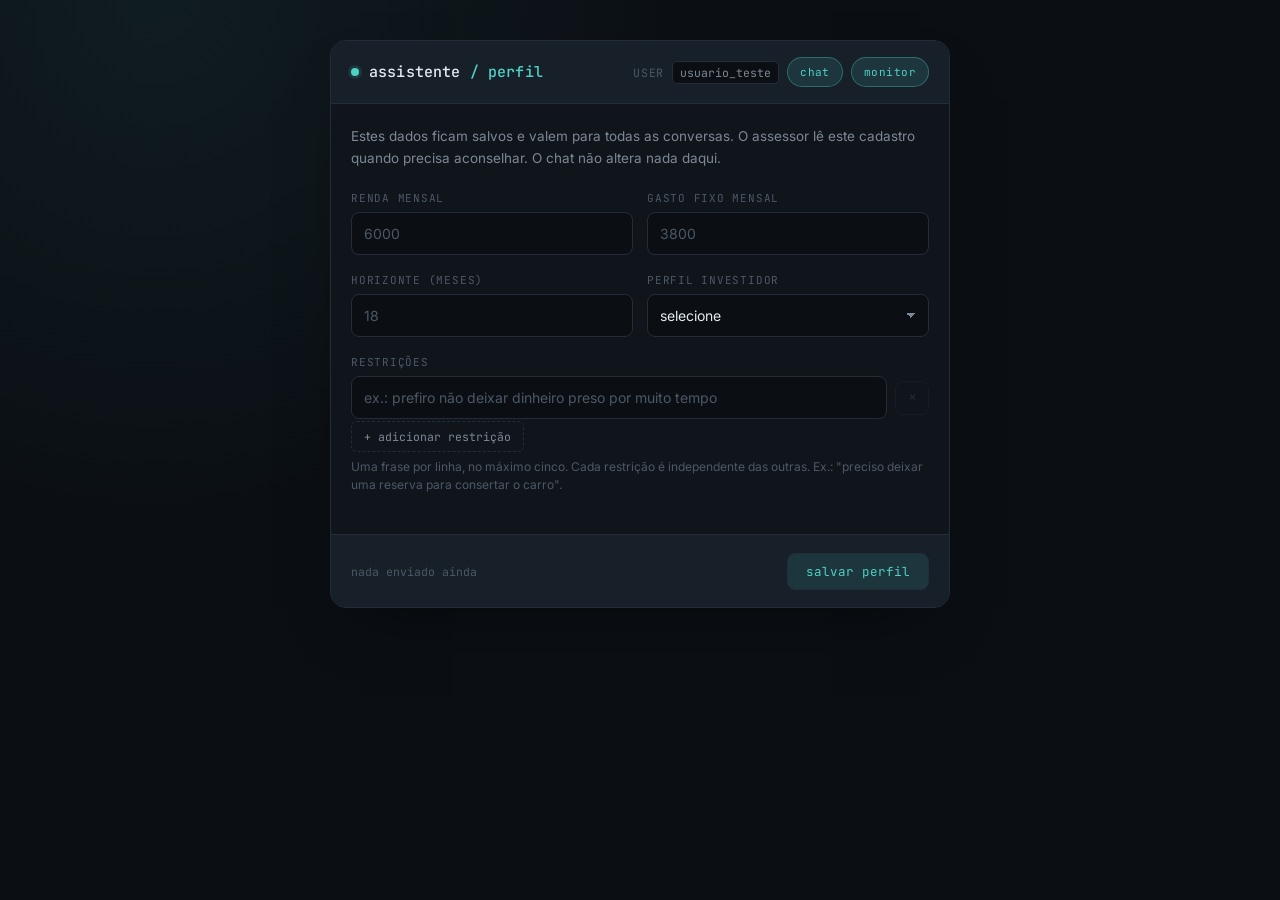
<file: frontend/perfil.html>
<!DOCTYPE html>
<html lang="pt-BR">
<head>
  <meta charset="UTF-8" />
  <meta name="viewport" content="width=device-width, initial-scale=1.0" />
  <title>assessor.ai — perfil</title>
  <link rel="preconnect" href="https://fonts.googleapis.com">
  <link rel="preconnect" href="https://fonts.gstatic.com" crossorigin>
  <link href="https://fonts.googleapis.com/css2?family=JetBrains+Mono:wght@400;500;600&family=Inter:wght@400;500;600;700&display=swap" rel="stylesheet">
  <link rel="stylesheet" href="perfil.css" />
</head>
<body>

  <main class="sheet">
    <header class="sheet__header">
      <div class="sheet__identity">
        <span class="sheet__dot"></span>
        <h1 class="sheet__title">assistente <span>/ perfil</span></h1>
      </div>
      <div class="sheet__meta">
        <span class="sheet__label">user</span>
        <span class="sheet__user" id="user-badge">—</span>
        <a class="nav-link" href="index.html">chat</a>
        <a class="nav-link" href="monitor.html">monitor</a>
      </div>
    </header>

    <div class="sheet__body">
      <p class="sheet__intro">
        Estes dados ficam salvos e valem para todas as conversas. O assessor lê
        este cadastro quando precisa aconselhar. O chat não altera nada daqui.
      </p>

      <!-- Os names abaixo são o contrato com a API. Não renomeie. -->
      <div class="field__row">
        <div class="field">
          <label class="field__label" for="renda_mensal">renda mensal</label>
          <input
            class="field__control"
            type="number"
            id="renda_mensal"
            name="renda_mensal"
            min="0"
            step="0.01"
            placeholder="6000"
          />
        </div>

        <div class="field">
          <label class="field__label" for="gasto_fixo_mensal">gasto fixo mensal</label>
          <input
            class="field__control"
            type="number"
            id="gasto_fixo_mensal"
            name="gasto_fixo_mensal"
            min="0"
            step="0.01"
            placeholder="3800"
          />
        </div>
      </div>

      <div class="field__row">
        <div class="field">
          <label class="field__label" for="horizonte_meses">horizonte (meses)</label>
          <input
            class="field__control"
            type="number"
            id="horizonte_meses"
            name="horizonte_meses"
            min="0"
            step="1"
            placeholder="18"
          />
        </div>

        <div class="field">
          <label class="field__label" for="perfil_investidor">perfil investidor</label>
          <select class="field__select" id="perfil_investidor" name="perfil_investidor">
            <option value="">selecione</option>
            <option value="conservador">conservador</option>
            <option value="moderado">moderado</option>
            <option value="arrojado">arrojado</option>
          </select>
        </div>
      </div>

      <div class="field">
        <label class="field__label">restrições</label>
        <div class="restricoes" id="restricoes"></div>
        <button class="restricoes__add" id="add-restricao" type="button">
          + adicionar restrição
        </button>
        <span class="field__hint">
          Uma frase por linha, no máximo cinco. Cada restrição é independente
          das outras. Ex.: "preciso deixar uma reserva para consertar o carro".
        </span>
      </div>
    </div>

    <footer class="sheet__footer">
      <p class="sheet__status" id="status">nada enviado ainda</p>
      <button class="sheet__submit" id="submit" type="button">salvar perfil</button>
    </footer>
  </main>

  <section class="echo" id="echo" hidden>
    <p class="echo__label">resposta da api</p>
    <pre class="echo__body" id="echo-body"></pre>
  </section>

  <script src="perfil.js"></script>
</body>
</html>
</file>
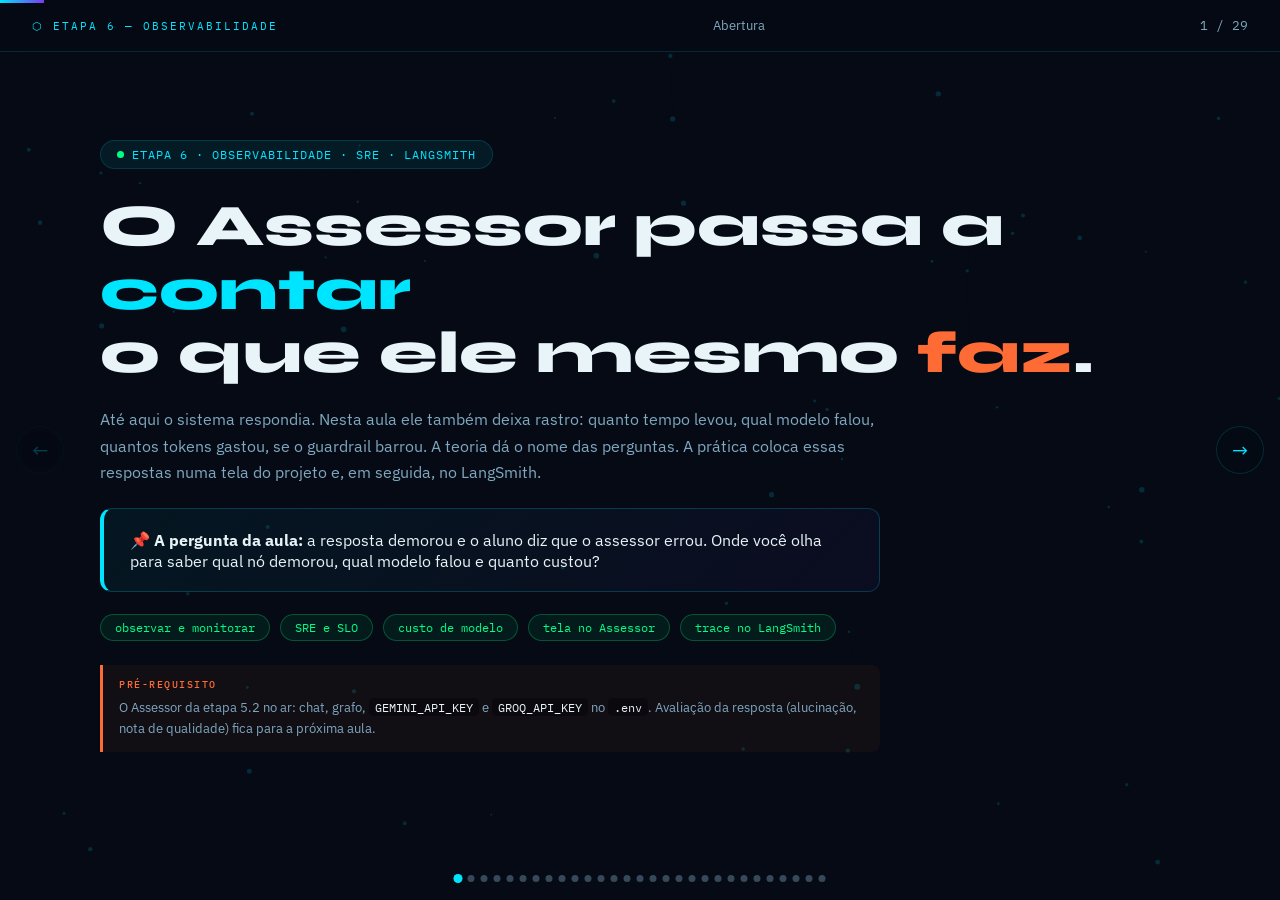
<file: docs/roteiros/ROTEIRO_ETAPA6.html>
<!DOCTYPE html>
<html lang="pt-BR">
<head>
<meta charset="UTF-8">
<meta name="viewport" content="width=device-width, initial-scale=1.0">
<title>Etapa 6 — Observabilidade e a tela de monitoramento</title>
<link href="https://fonts.googleapis.com/css2?family=Syne:wght@400;600;700;800&family=IBM+Plex+Sans:wght@300;400;500;600&family=IBM+Plex+Mono:wght@400;500&display=swap" rel="stylesheet">
<style>
:root {
  --bg: #050a14;
  --cyan: #00e5ff;
  --green: #00ff88;
  --orange: #ff6b35;
  --purple: #7c3aed;
  --pink: #f472b6;
  --text: #e8f4f8;
  --muted: #7fa8c0;
  --card: rgba(255,255,255,0.04);
  --border: rgba(0,229,255,0.15);
}
*, *::before, *::after { margin:0; padding:0; box-sizing:border-box; }
html, body { width:100%; height:100%; overflow:hidden; background:var(--bg); color:var(--text); font-family:'IBM Plex Sans',sans-serif; }

#bg { position:fixed; inset:0; z-index:0; opacity:.3; pointer-events:none; }

#progress-bar {
  position:fixed; top:0; left:0; height:3px; z-index:200;
  background:linear-gradient(90deg, var(--cyan), var(--purple));
  transition: width .4s ease;
}

#topbar {
  position:fixed; top:0; left:0; right:0; height:52px; z-index:150;
  background:rgba(5,10,20,.88); backdrop-filter:blur(14px);
  border-bottom:1px solid var(--border);
  display:flex; align-items:center; justify-content:space-between; padding:0 32px;
}
.tb-label { font-family:'IBM Plex Mono',monospace; font-size:11px; color:var(--cyan); letter-spacing:2px; text-transform:uppercase; }
.tb-counter { font-family:'IBM Plex Mono',monospace; font-size:13px; color:var(--muted); }
.tb-title { font-family:'IBM Plex Sans',sans-serif; font-size:13px; color:var(--muted); max-width:360px; text-align:center; white-space:nowrap; overflow:hidden; text-overflow:ellipsis; }

#slides { position:fixed; inset:0; z-index:1; }

.slide {
  position:absolute; inset:0;
  display:flex; flex-direction:column; justify-content:flex-start; align-items:center;
  padding:72px 60px 80px;
  opacity:0; pointer-events:none;
  transition: opacity .5s ease, transform .5s ease;
  transform: translateX(60px);
  overflow-y: auto;
}
.slide.active { opacity:1; pointer-events:all; transform:translateX(0); }
.slide.prev   { opacity:0; pointer-events:none; transform:translateX(-60px); }
.slide-inner { width:100%; max-width:1080px; margin:auto 0; }

#nav-prev, #nav-next {
  position:fixed; top:50%; z-index:200;
  transform:translateY(-50%);
  width:48px; height:48px; border-radius:50%;
  border:1px solid var(--border); background:rgba(5,10,20,.7);
  backdrop-filter:blur(8px); cursor:pointer;
  display:flex; align-items:center; justify-content:center;
  font-size:20px; color:var(--cyan);
  transition:all .2s; user-select:none;
}
#nav-prev { left:16px; }
#nav-next { right:16px; }
#nav-prev:hover, #nav-next:hover { background:rgba(0,229,255,.12); border-color:var(--cyan); }
#nav-prev.disabled, #nav-next.disabled { opacity:.25; pointer-events:none; }

#dots { position:fixed; bottom:18px; left:50%; transform:translateX(-50%); display:flex; gap:6px; z-index:200; flex-wrap:wrap; max-width:70%; justify-content:center; }
.dot { width:7px; height:7px; border-radius:50%; background:var(--muted); opacity:.4; cursor:pointer; transition:all .3s; }
.dot.active { background:var(--cyan); opacity:1; transform:scale(1.3); }
.dot.done { background:var(--green); opacity:.8; }

.tag  { font-family:'IBM Plex Mono',monospace; font-size:11px; color:var(--cyan);   letter-spacing:3px; text-transform:uppercase; margin-bottom:10px; display:block; }
.gtag { font-family:'IBM Plex Mono',monospace; font-size:11px; color:var(--green);  letter-spacing:3px; text-transform:uppercase; margin-bottom:10px; display:block; }
.ptag { font-family:'IBM Plex Mono',monospace; font-size:11px; color:var(--purple); letter-spacing:3px; text-transform:uppercase; margin-bottom:10px; display:block; }
.otag { font-family:'IBM Plex Mono',monospace; font-size:11px; color:var(--orange); letter-spacing:3px; text-transform:uppercase; margin-bottom:10px; display:block; }

h1.hero-title { font-family:'Syne',sans-serif; font-size:clamp(2.2rem,4.6vw,4rem); font-weight:800; line-height:1.08; margin-bottom:20px; }
h2.sec-title  { font-family:'Syne',sans-serif; font-size:clamp(1.4rem,3vw,2.3rem); font-weight:800; line-height:1.18; margin-bottom:12px; }
h3.slide-h3   { font-family:'Syne',sans-serif; font-size:1.15rem; font-weight:700; margin-bottom:14px; }
p.lead { color:var(--muted); font-size:.98rem; line-height:1.7; margin-bottom:22px; }

.badge {
  display:inline-flex; align-items:center; gap:8px;
  background:rgba(0,229,255,.08); border:1px solid var(--border);
  border-radius:20px; padding:6px 16px;
  font-family:'IBM Plex Mono',monospace; font-size:12px; color:var(--cyan); letter-spacing:1px;
  margin-bottom:26px; width:fit-content;
}
.badge::before { content:''; width:7px; height:7px; background:var(--green); border-radius:50%; animation:pulse 2s infinite; }
@keyframes pulse { 0%,100%{opacity:1;transform:scale(1)} 50%{opacity:.5;transform:scale(1.5)} }

.hero-q {
  background:linear-gradient(135deg,rgba(0,229,255,.06),rgba(124,58,237,.06));
  border:1px solid rgba(0,229,255,.2); border-left:4px solid var(--cyan);
  border-radius:12px; padding:20px 26px; font-size:1.02rem; color:var(--text);
  max-width:780px; margin-top:6px;
  animation:fadeUp .8s ease both .3s;
}
@keyframes fadeUp { from{opacity:0;transform:translateY(24px)} to{opacity:1;transform:translateY(0)} }

.card { background:var(--card); border:1px solid var(--border); border-radius:16px; padding:22px; }
.g2 { display:grid; grid-template-columns:1fr 1fr; gap:20px; }
.g3 { display:grid; grid-template-columns:1fr 1fr 1fr; gap:14px; }
@media(max-width:680px){.g2,.g3{grid-template-columns:1fr}}

.pill-row { display:flex; gap:10px; flex-wrap:wrap; margin-bottom:24px; }
.pill { background:rgba(0,255,136,.07); border:1px solid rgba(0,255,136,.25); border-radius:20px; padding:5px 14px; font-size:12px; color:var(--green); font-family:'IBM Plex Mono',monospace; }

.bridge { background:linear-gradient(135deg,rgba(0,229,255,.05),rgba(124,58,237,.05)); border:1px solid rgba(0,229,255,.2); border-radius:14px; padding:22px 26px; }

/* ═══ MARCADOR DE BLOCO ═══ */
.bloco-mark {
  display:inline-flex; align-items:center; gap:10px; margin-bottom:14px;
  font-family:'IBM Plex Mono',monospace; font-size:10.5px; letter-spacing:2.5px; text-transform:uppercase;
  border-radius:20px; padding:5px 15px;
}
.bl-a { background:rgba(0,229,255,.09);  border:1px solid rgba(0,229,255,.35);  color:var(--cyan); }
.bl-b { background:rgba(255,107,53,.09); border:1px solid rgba(255,107,53,.35); color:var(--orange); }
.bl-c { background:rgba(0,255,136,.08);  border:1px solid rgba(0,255,136,.32);  color:var(--green); }

/* ═══ TABELA ═══ */
.tbl { width:100%; border-collapse:collapse; font-size:.82rem; }
.tbl th { text-align:left; font-family:'IBM Plex Mono',monospace; font-size:10px; letter-spacing:1.5px; text-transform:uppercase; color:var(--cyan); padding:9px 12px; border-bottom:1px solid var(--border); white-space:nowrap; }
.tbl td { padding:10px 12px; border-bottom:1px solid rgba(255,255,255,.05); color:var(--muted); vertical-align:top; line-height:1.5; }
.tbl td strong, .tbl td code { color:var(--text); }
.tbl td code { font-family:'IBM Plex Mono',monospace; background:rgba(0,0,0,.3); padding:1px 6px; border-radius:4px; font-size:.78rem; }
.tbl tbody tr:hover td { background:rgba(0,229,255,.03); }
.tbl tr.sep-a td { background:rgba(0,229,255,.05); }
.tbl tr.sep-b td { background:rgba(255,107,53,.05); }
.tbl tr.sep-c td { background:rgba(0,255,136,.04); }

/* ═══ CÓDIGO ═══ */
.code {
  background:rgba(0,0,0,.42); border:1px solid var(--border); border-radius:10px;
  padding:14px 18px; font-family:'IBM Plex Mono',monospace; font-size:.74rem;
  line-height:1.7; overflow-x:auto; white-space:pre; color:#bfe4f2;
}
.code .k { color:var(--pink); }
.code .s { color:var(--green); }
.code .c { color:var(--muted); font-style:italic; }
.code .h { color:var(--cyan); font-weight:500; }
.code .o { color:var(--orange); }
.code .del { color:#ff8fa3; }

.code-wrap { border:1px solid var(--border); border-radius:9px; overflow:hidden; margin-bottom:14px; transition:border-color .2s, box-shadow .2s; }
.code-wrap.open { border-color:var(--cyan); box-shadow:0 0 0 1px rgba(0,229,255,.08); }
.code-header { display:flex; justify-content:space-between; align-items:center; padding:9px 14px; background:rgba(0,0,0,.55); border-bottom:1px solid var(--border); cursor:pointer; user-select:none; transition:background .15s; gap:12px; }
.code-header:hover { background:rgba(0,229,255,.06); }
.code-header .fname { font-family:'IBM Plex Mono',monospace; font-size:11px; color:var(--cyan); }
.code-right { display:flex; align-items:center; gap:10px; flex-shrink:0; }
.code-header .lbadge { font-family:'IBM Plex Mono',monospace; font-size:9.5px; color:var(--muted); text-transform:uppercase; letter-spacing:1px; }
.code-toggle-btn {
  font-family:'IBM Plex Mono',monospace; font-size:9.5px; letter-spacing:.5px;
  color:var(--cyan); border:1px solid var(--border); border-radius:20px; padding:3px 11px;
  white-space:nowrap; transition:.2s; background:rgba(0,229,255,.05);
}
.code-toggle-btn::before { content:'▸ '; }
.code-wrap.open .code-toggle-btn { color:var(--bg); background:var(--green); border-color:var(--green); font-weight:600; }
.code-wrap.open .code-toggle-btn::before { content:'▾ '; }
.copy-btn {
  font-family:'IBM Plex Mono',monospace; font-size:9.5px; letter-spacing:.5px;
  color:var(--purple); border:1px solid rgba(124,58,237,.4); border-radius:20px; padding:3px 11px;
  white-space:nowrap; transition:.2s; background:rgba(124,58,237,.08); cursor:pointer;
  display:none;
}
.copy-btn:hover { background:rgba(124,58,237,.2); color:var(--pink); }
.copy-btn.done { color:var(--bg); background:var(--green); border-color:var(--green); font-weight:600; }
.code-wrap.open .copy-btn { display:inline-block; }
.code-wrap .code { display:none; border:none; border-radius:0; }
.code-wrap.open .code { display:block; animation:codeIn .28s ease; }
@keyframes codeIn { from{opacity:0;transform:translateY(-6px)} to{opacity:1;transform:translateY(0)} }

/* ═══ PASSOS ═══ */
.step-marker { display:flex; align-items:center; gap:16px; margin-bottom:18px; }
.step-num {
  font-family:'Syne',sans-serif; font-weight:800; font-size:1.6rem;
  width:52px; height:52px; border-radius:14px; display:flex; align-items:center; justify-content:center;
  background:rgba(0,229,255,.08); border:1px solid var(--border); color:var(--cyan); flex-shrink:0;
}
.step-num.b { background:rgba(255,107,53,.08); border-color:rgba(255,107,53,.3); color:var(--orange); }
.step-num.c { background:rgba(0,255,136,.07); border-color:rgba(0,255,136,.3); color:var(--green); }
.step-meta { display:flex; flex-direction:column; gap:2px; }
.step-file { font-family:'IBM Plex Mono',monospace; font-size:.92rem; color:var(--text); }
.step-obj { font-size:.78rem; color:var(--muted); }

.callout { border-left:3px solid; border-radius:0 8px 8px 0; padding:12px 16px; margin:12px 0 0; font-size:.83rem; line-height:1.6; }
.callout .ct { font-family:'IBM Plex Mono',monospace; font-weight:500; font-size:9.5px; text-transform:uppercase; letter-spacing:1.5px; margin-bottom:5px; }
.callout p { margin:0; color:var(--muted); font-size:.83rem; }
.callout p + p { margin-top:8px; }
.callout code { font-family:'IBM Plex Mono',monospace; background:rgba(0,0,0,.3); padding:1px 6px; border-radius:4px; color:var(--text); font-size:.78rem; }
.co-ok   { border-color:var(--green);  background:rgba(0,255,136,.05); }
.co-ok .ct { color:var(--green); }
.co-warn { border-color:var(--orange); background:rgba(255,107,53,.05); }
.co-warn .ct { color:var(--orange); }
.co-info { border-color:var(--purple); background:rgba(124,58,237,.06); }
.co-info .ct { color:#c4b5fd; }
.co-err  { border-color:#ff4d6d; background:rgba(255,77,109,.06); }
.co-err .ct { color:#ff8fa3; }

/* ═══ TESTES ═══ */
.test-box { background:rgba(0,255,136,.04); border:1px solid rgba(0,255,136,.22); border-radius:12px; padding:16px 20px; margin-bottom:12px; }
.test-box .tt { font-family:'Syne',sans-serif; font-weight:800; font-size:.88rem; color:var(--green); margin-bottom:8px; display:flex; align-items:center; gap:8px; }
.test-box ol, .test-box ul { margin-left:18px; }
.test-box li { font-size:.83rem; color:var(--muted); line-height:1.65; margin-bottom:4px; }
.test-box li strong, .test-box li code { color:var(--text); }
.test-box code { font-family:'IBM Plex Mono',monospace; background:rgba(0,0,0,.3); padding:1px 6px; border-radius:4px; font-size:.78rem; }
.test-box p { font-size:.83rem; color:var(--muted); line-height:1.65; }

/* ═══ TESTE CONVERSACIONAL (pergunta → resposta esperada) ═══ */
.qa { width:100%; border-collapse:collapse; font-size:.82rem; margin-top:8px; }
.qa th { text-align:left; font-family:'IBM Plex Mono',monospace; font-size:9.5px; letter-spacing:1.5px; text-transform:uppercase; color:var(--green); padding:8px 10px; border-bottom:1px solid rgba(0,255,136,.25); }
.qa td { padding:10px; border-bottom:1px solid rgba(255,255,255,.06); color:var(--muted); vertical-align:top; line-height:1.55; font-size:.82rem; }
.qa td.n { color:var(--green); font-family:'IBM Plex Mono',monospace; width:26px; text-align:center; }
.qa tr:last-child td { border-bottom:none; }
.voce {
  color:var(--text); font-family:'IBM Plex Mono',monospace; font-size:.78rem;
  background:rgba(0,229,255,.08); border:1px solid rgba(0,229,255,.22);
  border-radius:6px; padding:3px 9px; display:inline-block; line-height:1.45;
}
.acao { color:var(--text); font-size:.8rem; }
.qa .ok  { color:var(--green); font-weight:500; }
.qa .nao { color:var(--orange); font-weight:500; }
.qa code { font-family:'IBM Plex Mono',monospace; background:rgba(0,0,0,.3); padding:1px 6px; border-radius:4px; color:var(--text); font-size:.76rem; }

/* ═══ CHECKLIST ANIMADA ═══ */
.final-check { display:flex; flex-direction:column; gap:8px; margin-bottom:18px; }
.fc-item {
  display:flex; align-items:center; gap:12px; padding:9px 16px;
  background:var(--card); border:1px solid var(--border); border-radius:10px;
  opacity:0; transform:translateX(-16px);
}
.final-check.play .fc-item { animation:fcIn .5s ease forwards; }
.final-check.play .fc-item:nth-child(1){animation-delay:.04s}
.final-check.play .fc-item:nth-child(2){animation-delay:.14s}
.final-check.play .fc-item:nth-child(3){animation-delay:.24s}
.final-check.play .fc-item:nth-child(4){animation-delay:.34s}
.final-check.play .fc-item:nth-child(5){animation-delay:.44s}
.final-check.play .fc-item:nth-child(6){animation-delay:.54s}
.final-check.play .fc-item:nth-child(7){animation-delay:.64s}
.final-check.play .fc-item:nth-child(8){animation-delay:.74s}
.final-check.play .fc-item:nth-child(9){animation-delay:.84s}
.final-check.play .fc-item:nth-child(10){animation-delay:.94s}
.final-check.play .fc-item:nth-child(11){animation-delay:1.04s}
.final-check.play .fc-item:nth-child(12){animation-delay:1.14s}
.final-check.play .fc-item:nth-child(13){animation-delay:1.24s}
.final-check.play .fc-item:nth-child(14){animation-delay:1.34s}
@keyframes fcIn { to{opacity:1;transform:translateX(0)} }
.fc-check { width:20px; height:20px; border-radius:50%; border:1px solid var(--green); color:var(--green); flex-shrink:0; display:flex; align-items:center; justify-content:center; font-size:11px; }
.fc-text { font-size:.82rem; color:var(--text); font-family:'IBM Plex Mono',monospace; }

/* ═══ ANTES / DEPOIS ═══ */
.yn { display:grid; grid-template-columns:1fr 1fr; gap:16px; }
@media(max-width:680px){ .yn{ grid-template-columns:1fr; } }
.yn-col { border-radius:14px; padding:18px 20px; }
.yn-yes { background:rgba(0,255,136,.05); border:1px solid rgba(0,255,136,.22); }
.yn-no  { background:rgba(255,107,53,.05); border:1px solid rgba(255,107,53,.22); }
.yn-col h4 { font-family:'Syne',sans-serif; font-size:.92rem; margin-bottom:12px; }
.yn-col li { list-style:none; font-size:.82rem; color:var(--muted); line-height:1.55; padding:5px 0 5px 20px; position:relative; }
.yn-yes li::before { content:'✓'; position:absolute; left:0; color:var(--green); }
.yn-no  li::before { content:'✕'; position:absolute; left:0; color:var(--orange); }

.next-pills { display:flex; flex-wrap:wrap; gap:10px; }
.next-pill { font-family:'IBM Plex Mono',monospace; font-size:11.5px; padding:8px 15px; border-radius:20px; background:rgba(124,58,237,.08); border:1px solid rgba(124,58,237,.3); color:var(--pink); }

.slide-scroll { overflow-y:auto; }
.divider { height:1px; background:var(--border); margin:18px 0; }

code.inline { font-family:'IBM Plex Mono',monospace; color:var(--cyan); background:rgba(0,229,255,.06); padding:1px 7px; border-radius:5px; font-size:.86em; }

/* ═══ CICLO DE VIDA ═══ */
.ciclo { display:flex; align-items:stretch; gap:8px; flex-wrap:wrap; margin:10px 0 6px; }
.ci-step {
  flex:1; min-width:132px; border-radius:12px; padding:14px 14px;
  background:var(--card); border:1px solid var(--border);
  font-family:'IBM Plex Mono',monospace; font-size:.72rem; color:var(--muted); line-height:1.5;
}
.ci-step .ci-n { display:block; font-size:.68rem; letter-spacing:1.5px; margin-bottom:6px; opacity:.75; }
.ci-step .ci-t { display:block; font-size:.86rem; color:var(--text); margin-bottom:5px; font-family:'Syne',sans-serif; font-weight:700; }
.ci-a { border-color:rgba(0,229,255,.4);  background:rgba(0,229,255,.06); }
.ci-a .ci-n { color:var(--cyan); }
.ci-b { border-color:rgba(255,107,53,.4); background:rgba(255,107,53,.06); }
.ci-b .ci-n { color:var(--orange); }
.ci-c { border-color:rgba(0,255,136,.35); background:rgba(0,255,136,.05); }
.ci-c .ci-n { color:var(--green); }

/* ═══ CADEIA CAUSAL ═══ */
.cadeia { display:flex; align-items:center; gap:8px; flex-wrap:wrap; margin:12px 0 4px; }
.cd-box {
  flex:1; min-width:150px; border-radius:10px; padding:13px 15px; text-align:center;
  background:rgba(255,77,109,.06); border:1px solid rgba(255,77,109,.28);
  font-family:'IBM Plex Mono',monospace; font-size:.74rem; color:#ffb3c1; line-height:1.5;
}
.cd-box.fim { background:rgba(255,77,109,.14); border-color:rgba(255,77,109,.5); color:#ff8fa3; font-weight:600; }
.cd-arrow { color:#ff8fa3; font-size:1.3rem; flex-shrink:0; }
@media(max-width:780px){ .cd-arrow{ transform:rotate(90deg); } }

/* ═══ FLUXO DE AGENTES ═══ */
.agflow { display:flex; align-items:stretch; gap:10px; flex-wrap:wrap; margin:6px 0 4px; }
.agnode {
  flex:1; min-width:140px; border-radius:12px; padding:14px 16px;
  font-family:'IBM Plex Mono',monospace; font-size:.76rem; text-align:center;
  background:var(--card); border:1px solid var(--border); color:var(--muted);
}
.agnode .an-name { font-size:.86rem; color:var(--text); display:block; margin-bottom:6px; }
.agnode.has  { background:rgba(0,255,136,.06); border-color:rgba(0,255,136,.35); }
.agnode.has .an-name { color:var(--green); }
.agnode.hasnt { background:rgba(255,107,53,.05); border-color:rgba(255,107,53,.25); }
.agnode.hasnt .an-name { color:var(--orange); }

/* ═══ SIMULAÇÃO DA OBSERVAÇÃO ═══ */
.obs-stage { position:relative; margin-top:6px; padding-top:52px; }
.obs-q {
  position:absolute; top:0; left:0; z-index:3;
  font-family:'IBM Plex Mono',monospace; font-size:.78rem; color:var(--text);
  background:rgba(0,229,255,.1); border:1px solid rgba(0,229,255,.45);
  border-radius:999px; padding:7px 14px; white-space:nowrap;
  opacity:0; transform:translateY(8px);
  transition: left .55s cubic-bezier(.2,.7,.2,1), top .55s cubic-bezier(.2,.7,.2,1), opacity .35s ease, transform .35s ease;
  box-shadow:0 8px 24px rgba(0,0,0,.25);
}
.obs-q.show { opacity:1; transform:translateY(0); }
.obs-flow { display:grid; grid-template-columns:repeat(5, 1fr); gap:10px; }
.obs-node {
  background:var(--card); border:1px solid var(--border); border-radius:14px;
  padding:12px 10px 10px; min-height:108px;
  transition: border-color .35s ease, box-shadow .35s ease, transform .35s ease, background .35s ease;
}
.obs-node .obs-k {
  display:block; font-family:'IBM Plex Mono',monospace; font-size:9.5px;
  letter-spacing:1.4px; text-transform:uppercase; color:var(--muted); margin-bottom:6px;
}
.obs-node strong { display:block; font-family:'Syne',sans-serif; font-size:.82rem; line-height:1.25; margin-bottom:8px; }
.obs-node .obs-nota {
  display:block; font-family:'IBM Plex Mono',monospace; font-size:.68rem;
  color:var(--muted); line-height:1.45; min-height:3.1em; white-space:pre-line;
  opacity:0; transform:translateY(4px);
  transition: opacity .35s ease, transform .35s ease;
}
.obs-node.on {
  border-color:var(--cyan); background:rgba(0,229,255,.07);
  box-shadow:0 0 0 1px rgba(0,229,255,.35), 0 10px 28px rgba(0,229,255,.08);
  transform:translateY(-3px);
}
.obs-node.gemini.on {
  border-color:var(--orange); background:rgba(255,107,53,.08);
  box-shadow:0 0 0 1px rgba(255,107,53,.4), 0 10px 28px rgba(255,107,53,.1);
}
.obs-node.done { border-color:rgba(0,255,136,.45); background:rgba(0,255,136,.05); transform:none; box-shadow:none; }
.obs-node.done .obs-nota, .obs-node.on .obs-nota { opacity:1; transform:none; color:var(--text); }
.obs-totais { display:grid; grid-template-columns:repeat(5, 1fr); gap:8px; margin-top:12px; }
.obs-totais div {
  background:rgba(0,0,0,.28); border:1px solid var(--border); border-radius:12px; padding:10px 12px;
}
.obs-totais span {
  display:block; font-family:'IBM Plex Mono',monospace; font-size:9.5px;
  letter-spacing:1.3px; text-transform:uppercase; color:var(--muted); margin-bottom:4px;
}
.obs-totais strong { font-family:'IBM Plex Mono',monospace; font-size:.95rem; font-weight:500; }
.obs-stage.fechado .obs-totais div { border-color:rgba(0,255,136,.35); background:rgba(0,255,136,.06); }
.obs-fim {
  margin-top:12px; border-radius:12px; padding:12px 16px;
  border:1px solid rgba(0,255,136,.35); background:rgba(0,255,136,.07);
  display:flex; justify-content:space-between; gap:12px; align-items:center;
  opacity:0; transform:translateY(8px); transition: opacity .4s ease, transform .4s ease;
}
.obs-stage.fechado .obs-fim { opacity:1; transform:none; }
.obs-fim strong { font-family:'IBM Plex Mono',monospace; font-size:11px; letter-spacing:1.4px; text-transform:uppercase; color:var(--green); }
.obs-fim span { color:var(--muted); font-size:.82rem; }
.obs-replay {
  margin-top:14px; font-family:'IBM Plex Mono',monospace; font-size:11px; letter-spacing:.4px;
  color:var(--cyan); background:rgba(0,229,255,.06); border:1px solid var(--border);
  border-radius:999px; padding:6px 14px; cursor:pointer;
}
.obs-replay:hover { background:rgba(0,229,255,.14); border-color:var(--cyan); }
@media(max-width:860px){
  .obs-flow, .obs-totais { grid-template-columns:1fr 1fr; }
  .obs-fim { flex-direction:column; align-items:flex-start; }
}
</style>
</head>
<body>

<canvas id="bg"></canvas>
<div id="progress-bar"></div>
<div id="topbar">
  <span class="tb-label">⬡ Etapa 6 — Observabilidade</span>
  <span class="tb-title" id="slide-title-bar"></span>
  <span class="tb-counter" id="slide-counter"></span>
</div>
<div id="nav-prev">←</div>
<div id="nav-next">→</div>
<div id="dots"></div>

<div id="slides">

<div class="slide active" data-title="Abertura">
<div class="slide-inner">
  <div class="badge">ETAPA 6 · OBSERVABILIDADE · SRE · LANGSMITH</div>
  <h1 class="hero-title">O Assessor passa a <span style="color:var(--cyan)">contar</span><br>o que ele mesmo <span style="color:var(--orange)">faz</span>.</h1>
  <p class="lead" style="max-width:780px;">Até aqui o sistema respondia. Nesta aula ele também deixa rastro: quanto tempo levou, qual modelo falou, quantos tokens gastou, se o guardrail barrou. A teoria dá o nome das perguntas. A prática coloca essas respostas numa tela do projeto e, em seguida, no LangSmith.</p>
  <div class="hero-q">📌 <strong>A pergunta da aula:</strong> a resposta demorou e o aluno diz que o assessor errou. Onde você olha para saber qual nó demorou, qual modelo falou e quanto custou?</div>
  <div class="pill-row" style="margin-top:22px;">
    <div class="pill">observar e monitorar</div>
    <div class="pill">SRE e SLO</div>
    <div class="pill">custo de modelo</div>
    <div class="pill">tela no Assessor</div>
    <div class="pill">trace no LangSmith</div>
  </div>
  <div class="callout co-warn" style="max-width:780px;">
    <div class="ct">Pré-requisito</div>
    <p>O Assessor da etapa 5.2 no ar: chat, grafo, <code>GEMINI_API_KEY</code> e <code>GROQ_API_KEY</code> no <code>.env</code>. Avaliação da resposta (alucinação, nota de qualidade) fica para a próxima aula.</p>
  </div>
</div>
</div>

<div class="slide" data-title="Onde você olha">
<div class="slide-inner">
  <span class="tag">o buraco</span>
  <h2 class="sec-title">O terminal <span style="color:var(--orange)">não responde</span> à pergunta</h2>
  <p class="lead">Um <code class="inline">print</code> mostra um pedaço do que aconteceu naquela hora, naquela máquina, se alguém estava olhando. Amanhã o processo reiniciou, o print sumiu, e a pergunta continua: por que aquele turno levou 18 segundos?</p>
  <div class="g3">
    <div class="card"><h3 class="slide-h3">Qual nó</h3><p style="color:var(--muted);font-size:.86rem;line-height:1.6;">Guardrail, roteador, financeiro, agenda, orquestrador. O print da resposta final não diz quem consumiu o tempo.</p></div>
    <div class="card"><h3 class="slide-h3">Qual modelo</h3><p style="color:var(--muted);font-size:.86rem;line-height:1.6;">O especialista promete Gemini e cai no Groq se o Gemini falha. Sem registro, o fallback é invisível.</p></div>
    <div class="card"><h3 class="slide-h3">Quanto custou</h3><p style="color:var(--muted);font-size:.86rem;line-height:1.6;">Cada chamada gasta tokens de entrada e de saída, com preços diferentes. A resposta em português não traz a conta.</p></div>
  </div>
  <div class="callout co-info" style="margin-top:16px;">
    <div class="ct">O que o projeto já tinha</div>
    <p>O estado do grafo já calculava <code>rota</code> e <code>agentes_chamados</code>. <code>executar_fluxo_assessor</code> devolvia só o texto e descartava o resto. Observar, aqui, começa por parar de jogar fora o que o sistema já sabia.</p>
  </div>
</div>
</div>

<div class="slide" data-title="Observar">
<div class="slide-inner">
  <span class="tag">conceito</span>
  <h2 class="sec-title">Observar é conseguir <span style="color:var(--cyan)">explicar</span> um caso</h2>
  <p class="lead">Um sistema é observável quando, de fora, você explica por que ele se comportou daquele jeito, usando sinais que ele mesmo emitiu. A pergunta pode ser nova. Você não precisa ter adivinhado, na semana passada, que ia querer saber o custo daquele turno.</p>
  <div class="ciclo">
    <div class="ci-step ci-a"><span class="ci-n">01</span><span class="ci-t">Emitir</span>O código anota tempo, modelo, tokens, rota, erro. Sem isso, não há o que investigar.</div>
    <div class="ci-step ci-b"><span class="ci-n">02</span><span class="ci-t">Guardar</span>O sinal fica num registro, num trace, num log. Memória do processo já serve para a aula.</div>
    <div class="ci-step ci-c"><span class="ci-n">03</span><span class="ci-t">Perguntar</span>“Por que este turno passou de 8 s?” A resposta sai dos sinais, não de uma nova teoria.</div>
  </div>
  <div class="callout co-ok">
    <div class="ct">No Assessor</div>
    <p>Um turno é uma mensagem do usuário. Explicá-lo é dizer a rota, os modelos, os tokens, o custo, a latência e se terminou em ok, erro ou bloqueio.</p>
  </div>
</div>
</div>

<div class="slide" data-title="Monitorar">
<div class="slide-inner">
  <span class="otag">conceito</span>
  <h2 class="sec-title">Monitorar é <span style="color:var(--orange)">vigiar um limite</span></h2>
  <p class="lead">Monitorar é olhar, o tempo todo, para perguntas que você já escolheu. O painel existe para essas perguntas. O alerta existe para quando a resposta sai do combinado. Você não investiga um caso: você vê se o serviço, como um todo, ainda está dentro do que foi aceito.</p>
  <div class="g2">
    <div class="card">
      <h3 class="slide-h3">Pergunta fixa</h3>
      <p style="color:var(--muted);font-size:.88rem;line-height:1.65;">O p95 dos turnos desta execução está abaixo de 8 segundos? A taxa de erro está abaixo de 5%? O banner verde ou vermelho da tela é essa vigilância.</p>
    </div>
    <div class="card">
      <h3 class="slide-h3">Número agregado</h3>
      <p style="color:var(--muted);font-size:.88rem;line-height:1.65;">Média, percentil, soma de tokens, custo acumulado, quantos bloqueios. Um turno sozinho não responde. A faixa de big numbers responde.</p>
    </div>
  </div>
</div>
</div>

<div class="slide" data-title="A diferença">
<div class="slide-inner">
  <span class="ptag">lado a lado</span>
  <h2 class="sec-title">As duas perguntas <span style="color:var(--purple)">moram juntas</span></h2>
  <p class="lead">Observar e monitorar usam os mesmos sinais. Muda a pergunta.</p>
  <div class="card" style="padding:0;overflow:hidden;">
    <table class="tbl">
      <thead><tr><th></th><th>Observar</th><th>Monitorar</th></tr></thead>
      <tbody>
        <tr><td><strong>Pergunta</strong></td><td>Por que este turno levou 18 s?</td><td>O p95 passou de 8 s?</td></tr>
        <tr><td><strong>Unidade</strong></td><td>Um caso, com o caminho interno</td><td>O conjunto dos turnos</td></tr>
        <tr><td><strong>Ferramenta típica</strong></td><td>Trace (a árvore de um pedido)</td><td>Painel e alerta</td></tr>
        <tr><td><strong>Nesta aula</strong></td><td>A tabela de turnos e o trace do LangSmith</td><td>Os big numbers e o banner do SLO</td></tr>
      </tbody>
    </table>
  </div>
  <div class="callout co-info">
    <div class="ct">Como a tela junta as duas</div>
    <p>A linha do turno explica um caso. O banner vigia o limite. Os dois leem o mesmo <code>GET /monitor</code>.</p>
  </div>
</div>
</div>

<div class="slide" data-title="Três sinais">
<div class="slide-inner">
  <span class="tag">sinais</span>
  <h2 class="sec-title">Log, métrica e <span style="color:var(--cyan)">trace</span></h2>
  <div class="g3">
    <div class="card"><h3 class="slide-h3" style="color:var(--cyan);">Log</h3><p style="color:var(--muted);font-size:.86rem;line-height:1.6;">Um fato discreto, com hora. “Turno 16:09, rota financeiro, status ok.” Bom para ler um caso. Ruim para responder “qual a média da última hora?”.</p></div>
    <div class="card"><h3 class="slide-h3" style="color:var(--green);">Métrica</h3><p style="color:var(--muted);font-size:.86rem;line-height:1.6;">Um número que agrega: latência p95, taxa de erro, tokens, custo. É o que o painel mostra em destaque. Perde o detalhe de um turno se você não guardar também a lista.</p></div>
    <div class="card"><h3 class="slide-h3" style="color:var(--orange);">Trace</h3><p style="color:var(--muted);font-size:.86rem;line-height:1.6;">A árvore de um pedido: quem chamou quem, com duração e tokens em cada nó. É o que o LangSmith abre. A tela não redesenha essa árvore.</p></div>
  </div>
  <div class="callout co-warn" style="margin-top:16px;">
    <div class="ct">O que a tela guarda de propósito</div>
    <p>Hora, latência, rota, status, tokens, custo, sessão. O texto do prompt fica no trace. O chat já mostra a resposta. A tela de operação não repete os dois — também porque esse texto é o que o anonimizador protege.</p>
  </div>
</div>
</div>

<div class="slide" data-title="SRE">
<div class="slide-inner">
  <span class="otag">sre</span>
  <h2 class="sec-title">SRE é confiabilidade com <span style="color:var(--orange)">número</span></h2>
  <p class="lead">Site Reliability Engineering trata “o serviço está saudável?” como trabalho de engenharia. Há um limite combinado antes do usuário reclamar. Há um número que diz se o limite ainda vale. Há uma decisão quando o número estoura: parar de empilhar função e ir consertar.</p>
  <div class="card" style="padding:0;overflow:hidden;margin-bottom:14px;">
    <table class="tbl">
      <thead><tr><th>Sinal clássico</th><th>A pergunta</th><th>No Assessor</th></tr></thead>
      <tbody>
        <tr><td><strong>Latência</strong></td><td>Quanto tempo o pedido leva?</td><td>Média e p95 do turno</td></tr>
        <tr><td><strong>Tráfego</strong></td><td>Quanto trabalho está chegando?</td><td>Quantidade de turnos nesta execução</td></tr>
        <tr><td><strong>Erros</strong></td><td>Qual fração falha?</td><td>Turno em que o grafo levanta exceção</td></tr>
        <tr><td><strong>Saturação</strong></td><td>O recurso está no limite?</td><td><code>em andamento</code>, um proxy frouxo. O modelo é API de terceiro: a fila da GPU não é nossa</td></tr>
      </tbody>
    </table>
  </div>
  <div class="callout co-ok">
    <div class="ct">Orçamento de erro, em uma frase</div>
    <p>Se o acordo é “no máximo 5% dos turnos podem falhar”, esses 5% são o espaço de falha. Abaixo disso, dá para seguir construindo. Acima, a confiabilidade virou o trabalho da vez. A aula não opera esse orçamento; o banner só mostra se o limite está inteiro.</p>
  </div>
</div>
</div>

<div class="slide" data-title="SLO">
<div class="slide-inner">
  <span class="gtag">slo</span>
  <h2 class="sec-title">SLI é a medida. <span style="color:var(--green)">SLO</span> é o limite.</h2>
  <div class="g2">
    <div class="card">
      <h3 class="slide-h3">SLI</h3>
      <p style="color:var(--muted);font-size:.88rem;line-height:1.65;">O indicador. No Assessor: latência p95 dos turnos guardados, e taxa de erro (exceções ÷ turnos). O p95 é o nearest-rank: ordena as latências e pega o menor valor que cobre 95% delas. Com 4 turnos, ele fica perto do máximo. A conta é a de produção; o número só firma com volume.</p>
    </div>
    <div class="card">
      <h3 class="slide-h3">SLO</h3>
      <p style="color:var(--muted);font-size:.88rem;line-height:1.65;">O objetivo. Nesta aula: p95 até <strong style="color:var(--text)">8 segundos</strong> e taxa de erro até <strong style="color:var(--text)">5%</strong>. <code>slo_ok</code> é os dois juntos. O banner pinta verde ou vermelho a partir desse booleano.</p>
    </div>
  </div>
  <div class="callout co-info" style="margin-top:14px;">
    <div class="ct">SLA, para fechar o trio</div>
    <p>SLA é o mesmo tipo de limite quando vira contrato com consequência (crédito, multa, cláusula). Aqui não há contrato. Há um SLO de sala, escrito na API, para a tela não inventar o número.</p>
  </div>
  <div class="callout co-warn">
    <div class="ct">Bloqueio não é erro</div>
    <p>O guardrail de entrada que recusa um pedido está funcionando. Ele entra no big number de bloqueios e no status <code>bloqueado</code>. A taxa de erro do SLO conta só exceção. Senão, testar o guardrail pintaria o serviço de vermelho.</p>
  </div>
</div>
</div>

<div class="slide" data-title="Métricas de chatbot">
<div class="slide-inner slide-scroll">
  <span class="tag">chatbot</span>
  <h2 class="sec-title">O que se mede num <span style="color:var(--cyan)">chat</span> de IA</h2>
  <p class="lead">Um chatbot gasta um caminho diferente a cada pergunta: às vezes só o roteador, às vezes ferramenta, às vezes fallback. Latência e custo balançam. Por isso a operação olha percentil e conta, não uma média solta.</p>
  <div class="card" style="padding:0;overflow:hidden;">
    <table class="tbl">
      <thead><tr><th>Pergunta da operação</th><th>Sinal</th><th>Na tela</th></tr></thead>
      <tbody>
        <tr><td>O turno foi rápido?</td><td>Latência do pedido inteiro, média e p95</td><td>Big numbers e o gráfico de linha</td></tr>
        <tr><td>Está quebrando?</td><td>Taxa de erro</td><td>Taxa de erro e o banner</td></tr>
        <tr><td>Quanto entrou de trabalho?</td><td>Turnos</td><td>Big number de turnos</td></tr>
        <tr><td>Qual modelo falou, e quantas vezes?</td><td>Nome e contagem por modelo</td><td>Tabela por modelo</td></tr>
        <tr><td>O Gemini caiu e o Groq assumiu?</td><td>Fallback no nó do especialista</td><td>Big number de fallbacks</td></tr>
        <tr><td>Quanto se gastou?</td><td>Tokens de entrada, de saída e custo</td><td>Faixa de modelo e custo acumulado</td></tr>
        <tr><td>Para onde a pergunta foi?</td><td>Rota do grafo</td><td>Tabela de turnos e tabela por rota</td></tr>
        <tr><td>O guardrail segurou?</td><td>Bloqueio de entrada</td><td>Status <code>bloqueado</code></td></tr>
      </tbody>
    </table>
  </div>
  <div class="callout co-info">
    <div class="ct">O que um chat em produção ainda mede, e esta tela deixa quieto</div>
    <p>Tempo até o primeiro token, se a resposta viesse em stream — o Assessor espera o turno inteiro. Sucesso de cada tool. E a nota da resposta, que é a próxima aula.</p>
  </div>
</div>
</div>

<div class="slide" data-title="IA sem chatbot">
<div class="slide-inner slide-scroll">
  <span class="ptag">outros sistemas</span>
  <h2 class="sec-title">IA sem conversa mede <span style="color:var(--purple)">outra unidade</span></h2>
  <p class="lead">A unidade deixa de ser “a mensagem de uma pessoa” e passa a ser item, lote, consulta ou imagem. Saturação volta a importar quando o modelo roda na máquina de vocês ou quando o trabalho chega em fila.</p>
  <div class="card" style="padding:0;overflow:hidden;">
    <table class="tbl">
      <thead><tr><th>Sistema</th><th>O que a operação mede</th></tr></thead>
      <tbody>
        <tr><td><strong>Classificador</strong><br>fraude, documento, imagem</td><td>Latência por item, itens por segundo, taxa de erro da API, custo por mil previsões. Fila e GPU entram se o modelo estiver na própria infra.</td></tr>
        <tr><td><strong>Lote</strong><br>resumir 10 mil textos de madrugada</td><td>Duração do job, itens que falharam, tokens do lote, custo do lote, se o job terminou. Não há “usuário esperando um turno”.</td></tr>
        <tr><td><strong>RAG sem chat</strong><br>busca que devolve trechos</td><td>Latência da busca, latência do modelo, tokens, consultas que voltaram vazias, custo por consulta.</td></tr>
        <tr><td><strong>Extração</strong><br>PDF vira campos</td><td>Páginas por minuto, falha por arquivo, tokens, custo por documento, tamanho da fila.</td></tr>
        <tr><td><strong>Fala</strong><br>áudio vira texto, ou o contrário</td><td>Latência por minuto de áudio, taxa de falha, custo por minuto. O token às vezes é segundo de áudio, não token de texto.</td></tr>
      </tbody>
    </table>
  </div>
  <div class="callout co-warn">
    <div class="ct">O que continua sendo avaliação</div>
    <p>Acurácia, precisão, “o resumo inventou fato?”. Isso julga a qualidade da saída. A operação desta aula julga se o sistema respondeu, em quanto tempo e por quanto. As duas conversam; não são o mesmo número.</p>
  </div>
</div>
</div>

<div class="slide" data-title="Custo">
<div class="slide-inner">
  <span class="otag">conta</span>
  <h2 class="sec-title">Custo é token <span style="color:var(--orange)">vezes preço</span></h2>
  <p class="lead">O provedor cobra por milhão de tokens, e entrada e saída têm preços diferentes. A saída do Gemini inclui os tokens de raciocínio. A tela usa uma tabela fixa, a publicada em outubro de 2026, sem desconto de cache — em aula a conta é o preço cheio.</p>
  <div class="card" style="padding:0;overflow:hidden;margin-bottom:14px;">
    <table class="tbl">
      <thead><tr><th>Modelo</th><th>Entrada / 1M</th><th>Saída / 1M</th><th>Onde</th></tr></thead>
      <tbody>
        <tr><td><code>gemini-2.5-flash</code></td><td>US$ 0,30</td><td>US$ 2,50</td><td>Especialista (financeiro, agenda)</td></tr>
        <tr><td><code>openai/gpt-oss-120b</code></td><td>US$ 0,15</td><td>US$ 0,60</td><td>Groq: roteador, guardrail, orquestrador, FAQ e o fallback</td></tr>
      </tbody>
    </table>
  </div>
  <div class="g2">
    <div class="callout co-info" style="margin:0;">
      <div class="ct">Por que o Groq pode ser “o mais usado”</div>
      <p>Um turno de finanças chama o Groq várias vezes e o Gemini uma. O big number conta chamadas. A tabela por modelo mostra que o Gemini, sozinho, pode custar mais.</p>
    </div>
    <div class="callout co-warn" style="margin:0;">
      <div class="ct">Não é a fatura</div>
      <p>O LangSmith aplica a tabela dele. O centavo pode divergir. Reiniciar o servidor zera o acumulado: o registro vive na memória do processo.</p>
    </div>
  </div>
</div>
</div>

<div class="slide" data-title="A observação em movimento">
<div class="slide-inner">
  <span class="tag">simulação</span>
  <h2 class="sec-title">Um turno, do pedido ao <span style="color:var(--cyan)">painel</span></h2>
  <p class="lead">A pergunta atravessa o grafo. Cada nó deixa o que custou. O painel só fecha quando o turno termina.</p>
  <div class="obs-stage" id="obs-stage">
    <div class="obs-q" id="obs-q">O que é custo fixo?</div>
    <div class="obs-flow" id="obs-flow">
      <div class="obs-node" data-i="0"><span class="obs-k">groq</span><strong>guardrail entrada</strong><em class="obs-nota"></em></div>
      <div class="obs-node" data-i="1"><span class="obs-k">groq</span><strong>roteador</strong><em class="obs-nota"></em></div>
      <div class="obs-node gemini" data-i="2"><span class="obs-k">gemini</span><strong>financeiro</strong><em class="obs-nota"></em></div>
      <div class="obs-node" data-i="3"><span class="obs-k">groq</span><strong>orquestrador</strong><em class="obs-nota"></em></div>
      <div class="obs-node" data-i="4"><span class="obs-k">groq</span><strong>guardrail saída</strong><em class="obs-nota"></em></div>
    </div>
    <div class="obs-totais">
      <div><span>latência</span><strong id="obs-lat">—</strong></div>
      <div><span>tokens</span><strong id="obs-tok">—</strong></div>
      <div><span>custo</span><strong id="obs-custo">—</strong></div>
      <div><span>rota</span><strong id="obs-rota">—</strong></div>
      <div><span>status</span><strong id="obs-status">—</strong></div>
    </div>
    <div class="obs-fim" id="obs-fim">
      <strong>turno anotado</strong>
      <span>rota financeiro · status ok · 5,0 s neste turno · p95 abaixo de 8 s · SLO dentro</span>
    </div>
  </div>
  <button type="button" class="obs-replay" id="obs-replay">ver de novo</button>
</div>
</div>

<div class="slide" data-title="A pilha de verdade">
<div class="slide-inner">
  <span class="ptag">indústria</span>
  <h2 class="sec-title">Prometheus e Grafana fazem <span style="color:var(--purple)">esta tela</span>, em escala</h2>
  <p class="lead">Numa empresa, os mesmos números viajam por ferramentas com nome. A aula cita o mapa e constrói a miniatura no Assessor.</p>
  <div class="ciclo">
    <div class="ci-step ci-a"><span class="ci-n">sinal</span><span class="ci-t">OpenTelemetry</span>A língua comum de log, métrica e trace. O LangChain sabe falar um pedaço disso. A gente não sobe um coletor.</div>
    <div class="ci-step ci-b"><span class="ci-n">número</span><span class="ci-t">Prometheus</span>Guarda a métrica ao longo do tempo. O nosso registro guarda os últimos 50 turnos na RAM.</div>
    <div class="ci-step ci-c"><span class="ci-n">desenho</span><span class="ci-t">Grafana</span>O painel. Big number, tabela, gráfico. É o papel de <code>monitor.html</code>.</div>
    <div class="ci-step"><span class="ci-n">aviso</span><span class="ci-t">Alerta</span>Alguém é chamado quando o SLO estoura. Aqui, o banner fica vermelho.</div>
  </div>
  <div class="callout co-ok">
    <div class="ct">O que vocês instalam nesta aula</div>
    <p>Nada dessa pilha. Um módulo Python anota. Uma rota agrega. Uma página desenha. O LangSmith, mais adiante, mostra o trace que a página não desenha.</p>
  </div>
</div>
</div>

<div class="slide" data-title="O desenho">
<div class="slide-inner">
  <span class="gtag">prática</span>
  <h2 class="sec-title">Quatro peças, <span style="color:var(--green)">um JSON</span></h2>
  <div class="ciclo">
    <div class="ci-step ci-a"><span class="ci-n">novo</span><span class="ci-t">observabilidade.py</span>Escuta cada chamada de modelo e cada turno. Não entra no chat.</div>
    <div class="ci-step ci-b"><span class="ci-n">muda</span><span class="ci-t">graph.py</span>Abre o registro antes do <code>invoke</code> e fecha no <code>finally</code>.</div>
    <div class="ci-step ci-c"><span class="ci-n">novo</span><span class="ci-t">monitor.py</span><code>GET /monitor</code> transforma o registro nos big numbers.</div>
    <div class="ci-step"><span class="ci-n">muda</span><span class="ci-t">main.py</span>Publica a rota antes do mount do frontend.</div>
  </div>
  <p class="lead" style="margin-top:16px;">A quinta peça é a página, arquivo novo, sem alterar <code>index.html</code>. Ela só desenha o JSON. A fórmula do p95, do custo e do SLO fica na rota — o mesmo JSON poderia alimentar um Grafana depois.</p>
  <div class="callout co-info">
    <div class="ct">Ordem de colar</div>
    <p>Primeiro <code>app/observabilidade.py</code>, senão o <code>graph.py</code> quebra no import. Depois o grafo, a rota, o <code>main.py</code>, por último <code>frontend/monitor.html</code>. Reinicie o uvicorn no fim.</p>
  </div>
</div>
</div>

<div class="slide" data-title="observabilidade.py">
<div class="slide-inner slide-scroll">
  <div class="bloco-mark bl-a">bloco A · registro</div>
  <div class="step-marker">
    <div class="step-num">1</div>
    <div class="step-meta">
      <div class="step-file">app/observabilidade.py — arquivo novo</div>
      <div class="step-obj">criar em app/, ao lado de graph.py. Colar inteiro.</div>
    </div>
  </div>
  <p class="lead">Este módulo é o caderno. Ele pendura um callback nos três modelos (<code>llm_gemini</code>, <code>llm_groq</code>, <code>llm_rapido</code>) e anota nome, tokens, custo e latência de cada chamada. <code>abrir_turno</code> / <code>fechar_turno</code> fecham a conta da mensagem do usuário. Prompt não é gravado. Fora de um turno — o resumo de sessão, o <code>GET /chat</code> de depuração — a chamada de modelo é ignorada.</p>
  <div class="code-wrap">
    <div class="code-header" onclick="toggleCode(this)">
      <span class="fname">app/observabilidade.py — arquivo completo</span>
      <div class="code-right"><span class="lbadge">colar inteiro</span><button class="copy-btn" onclick="copyCode(event, this)">Copiar</button><span class="code-toggle-btn">Clique para ver</span></div>
    </div>
    <div class="code">&quot;&quot;&quot;
Registro do que o Assessor faz em cada turno.

A tela de monitoramento não fala com o LangSmith. Ela pergunta para a nossa
API, e a API lê o que este módulo anotou enquanto o grafo rodava.

Cada chamada de modelo (Gemini ou Groq) deixa: nome do modelo, tokens, custo
e latência. Cada mensagem do usuário deixa: rota, status e a soma das chamadas
daquele turno. O preço é uma tabela fixa, a mesma publicada pelos provedores
em outubro de 2026 — o centavo pode divergir do LangSmith, que usa a tabela dele.

Preços por 1 milhão de tokens (entrada, saída), em dólar:
  gemini-2.5-flash     0,30 / 2,50   texto, ai.google.dev/pricing
  openai/gpt-oss-120b  0,15 / 0,60   Groq, console.groq.com/docs/models

A saída do Gemini inclui os tokens de raciocínio, como na tabela do Google.
Não há desconto de cache: em aula a conta usa o preço cheio.
&quot;&quot;&quot;

from __future__ import annotations

import threading
import time
import uuid
from datetime import datetime
from typing import Any
from zoneinfo import ZoneInfo

from langchain_core.callbacks import BaseCallbackHandler
from langchain_core.outputs import LLMResult

_FUSO = ZoneInfo(&quot;America/Sao_Paulo&quot;)

# USD por 1 milhão de tokens: (entrada, saída).
PRECO_POR_MILHAO: dict[str, tuple[float, float]] = {
    &quot;gemini-2.5-flash&quot;: (0.30, 2.50),
    &quot;openai/gpt-oss-120b&quot;: (0.15, 0.60),
}

# O especialista promete Gemini. Groq neste nó é o with_fallbacks de llms.py.
_NOS_ESPECIALISTA = {&quot;financeiro&quot;, &quot;agenda&quot;}
_MODELO_ESPECIALISTA = &quot;gemini-2.5-flash&quot;

LIMITE_TURNOS = 50
LIMITE_P95_MS = 8_000
LIMITE_TAXA_ERRO = 0.05

_lock = threading.Lock()
_inicio_processo = time.time()
_em_andamento = 0
_turnos: list[dict[str, Any]] = []
_chamadas: list[dict[str, Any]] = []
_abertos: dict[str, float] = {}
_runs: dict[str, dict[str, Any]] = {}
_ligado = False

# Um handler só, compartilhado pelos três modelos. O turno entra no run
# na largada da chamada, então duas requisições ao mesmo tempo não misturam
# a conta.
coletor = None  # preenchido abaixo, depois da classe


def _agora_local() -&gt; str:
    return datetime.now(_FUSO).strftime(&quot;%H:%M:%S&quot;)


def _nome_modelo(serialized: dict | None, invocation_params: dict | None, resposta_meta: dict | None) -&gt; str:
    candidatos = []
    for fonte in (resposta_meta or {}, invocation_params or {}, (serialized or {}).get(&quot;kwargs&quot;) or {}):
        for chave in (&quot;model_name&quot;, &quot;model&quot;):
            valor = fonte.get(chave)
            if valor:
                candidatos.append(str(valor))
    for nome in candidatos:
        if nome.startswith(&quot;models/&quot;):
            nome = nome.split(&quot;/&quot;, 1)[1]
        return nome
    return &quot;desconhecido&quot;


def _no_do_grafo(metadata: dict | None) -&gt; str:
    &quot;&quot;&quot;O nó do nosso grafo, não o nó interno do create_agent.&quot;&quot;&quot;
    metadata = metadata or {}
    ns = str(metadata.get(&quot;langgraph_checkpoint_ns&quot;) or &quot;&quot;)
    candidatos: list[str] = []
    if ns:
        for parte in ns.split(&quot;|&quot;):
            candidatos.append(parte.split(&quot;:&quot;, 1)[0])
    no = metadata.get(&quot;langgraph_node&quot;)
    if no:
        candidatos.append(str(no))
    for nome in candidatos:
        if nome in _NOS_ESPECIALISTA:
            return nome
    return candidatos[0] if candidatos else &quot;&quot;


def _tokens(message: Any) -&gt; tuple[int, int]:
    usage = getattr(message, &quot;usage_metadata&quot;, None) or {}
    if not isinstance(usage, dict):
        usage = {
            &quot;input_tokens&quot;: getattr(usage, &quot;input_tokens&quot;, 0),
            &quot;output_tokens&quot;: getattr(usage, &quot;output_tokens&quot;, 0),
        }
    entrada = int(usage.get(&quot;input_tokens&quot;) or 0)
    saida = int(usage.get(&quot;output_tokens&quot;) or 0)
    if entrada or saida:
        return entrada, saida

    meta = getattr(message, &quot;response_metadata&quot;, None) or {}
    bruto = meta.get(&quot;token_usage&quot;) or meta.get(&quot;usage&quot;) or {}
    entrada = int(bruto.get(&quot;prompt_tokens&quot;) or bruto.get(&quot;input_tokens&quot;) or 0)
    saida = int(bruto.get(&quot;completion_tokens&quot;) or bruto.get(&quot;output_tokens&quot;) or 0)
    return entrada, saida


def custo_usd(modelo: str, entrada: int, saida: int) -&gt; float:
    precos = PRECO_POR_MILHAO.get(modelo)
    if precos is None:
        for chave, valor in PRECO_POR_MILHAO.items():
            if chave in modelo:
                precos = valor
                break
    if precos is None:
        return 0.0
    preco_entrada, preco_saida = precos
    return (entrada * preco_entrada + saida * preco_saida) / 1_000_000


def _eh_fallback(no: str, modelo: str) -&gt; bool:
    if no not in _NOS_ESPECIALISTA:
        return False
    return _MODELO_ESPECIALISTA not in modelo


class ColetorChamadas(BaseCallbackHandler):
    &quot;&quot;&quot;Anota cada chamada de chat model sem guardar o texto do prompt.&quot;&quot;&quot;

    raise_error = False

    def on_chat_model_start(
        self,
        serialized: dict[str, Any],
        messages: list[list[Any]],
        *,
        run_id: Any,
        metadata: dict[str, Any] | None = None,
        **kwargs: Any,
    ) -&gt; None:
        invocation = kwargs.get(&quot;invocation_params&quot;) or {}
        with _lock:
            _runs[str(run_id)] = {
                &quot;t0&quot;: time.perf_counter(),
                &quot;modelo&quot;: _nome_modelo(serialized, invocation, None),
                &quot;no&quot;: _no_do_grafo(metadata),
                &quot;turno_id&quot;: _turno_da_thread(),
            }

    def on_llm_end(self, response: LLMResult, *, run_id: Any, **kwargs: Any) -&gt; None:
        chave = str(run_id)
        with _lock:
            abertura = _runs.pop(chave, None)
        if abertura is None or not abertura.get(&quot;turno_id&quot;):
            return

        message = None
        try:
            message = response.generations[0][0].message
        except (IndexError, AttributeError):
            message = None

        entrada, saida = _tokens(message) if message is not None else (0, 0)
        meta = getattr(message, &quot;response_metadata&quot;, None) if message is not None else None
        modelo = _nome_modelo(None, None, meta) 
        if modelo == &quot;desconhecido&quot;:
            modelo = abertura[&quot;modelo&quot;]

        latencia_ms = int((time.perf_counter() - abertura[&quot;t0&quot;]) * 1000)
        registro = {
            &quot;turno_id&quot;: abertura[&quot;turno_id&quot;],
            &quot;modelo&quot;: modelo,
            &quot;no&quot;: abertura[&quot;no&quot;],
            &quot;tokens_entrada&quot;: entrada,
            &quot;tokens_saida&quot;: saida,
            &quot;custo_usd&quot;: custo_usd(modelo, entrada, saida),
            &quot;latencia_ms&quot;: latencia_ms,
            &quot;fallback&quot;: _eh_fallback(abertura[&quot;no&quot;], modelo),
        }
        with _lock:
            _chamadas.append(registro)

    def on_llm_error(self, error: BaseException, *, run_id: Any, **kwargs: Any) -&gt; None:
        with _lock:
            _runs.pop(str(run_id), None)


coletor = ColetorChamadas()

# O id do turno vive num atributo de thread: o endpoint roda numa thread do
# uvicorn, e as chamadas de modelo acontecem nela. contextvars quebram quando
# o LangGraph copia o contexto sem este valor.
_turno_por_thread = threading.local()


def _turno_da_thread() -&gt; str | None:
    return getattr(_turno_por_thread, &quot;turno_id&quot;, None)


def ligar_coleta() -&gt; None:
    &quot;&quot;&quot;Põe o coletor nos três modelos, uma vez por processo.&quot;&quot;&quot;
    global _ligado
    if _ligado:
        return
    from app.llms import llm_gemini, llm_groq, llm_rapido

    for modelo in (llm_gemini, llm_groq, llm_rapido):
        atuais = list(modelo.callbacks or [])
        if not any(isinstance(item, ColetorChamadas) for item in atuais):
            modelo.callbacks = [*atuais, coletor]
    _ligado = True


def abrir_turno() -&gt; str:
    ligar_coleta()
    turno_id = uuid.uuid4().hex
    _turno_por_thread.turno_id = turno_id
    with _lock:
        global _em_andamento
        _em_andamento += 1
        _abertos[turno_id] = time.perf_counter()
    return turno_id


def fechar_turno(turno_id: str, session_id: str, rota: str, status: str) -&gt; None:
    _turno_por_thread.turno_id = None
    with _lock:
        inicio = _abertos.pop(turno_id, None)
        if inicio is None:
            return
        global _em_andamento
        _em_andamento = max(0, _em_andamento - 1)
        do_turno = [c for c in _chamadas if c[&quot;turno_id&quot;] == turno_id]
        _turnos.append({
            &quot;id&quot;: turno_id,
            &quot;hora&quot;: _agora_local(),
            &quot;session_id&quot;: session_id,
            &quot;latencia_ms&quot;: int((time.perf_counter() - inicio) * 1000),
            &quot;rota&quot;: rota or &quot;—&quot;,
            &quot;status&quot;: status,
            &quot;tokens_total&quot;: sum(c[&quot;tokens_entrada&quot;] + c[&quot;tokens_saida&quot;] for c in do_turno),
            &quot;custo_usd&quot;: sum(c[&quot;custo_usd&quot;] for c in do_turno),
        })
        while len(_turnos) &gt; LIMITE_TURNOS:
            antigo = _turnos.pop(0)
            _chamadas[:] = [c for c in _chamadas if c[&quot;turno_id&quot;] != antigo[&quot;id&quot;]]


def status_do_estado(estado: dict) -&gt; str:
    &quot;&quot;&quot;Bloqueio de entrada é o sistema funcionando. Erro fica para a exceção.&quot;&quot;&quot;
    for nome in estado.get(&quot;agentes_chamados&quot;) or []:
        if isinstance(nome, str) and nome.startswith(&quot;guardrail_entrada:&quot;) and nome != &quot;guardrail_entrada:aprovado&quot;:
            return &quot;bloqueado&quot;
    return &quot;ok&quot;


def listar_turnos() -&gt; list[dict[str, Any]]:
    with _lock:
        return [
            {chave: valor for chave, valor in turno.items() if chave != &quot;id&quot;}
            for turno in _turnos
        ]


def listar_chamadas() -&gt; list[dict[str, Any]]:
    with _lock:
        return [
            {chave: valor for chave, valor in chamada.items() if chave != &quot;turno_id&quot;}
            for chamada in _chamadas
        ]


def situacao() -&gt; dict[str, int]:
    with _lock:
        return {
            &quot;em_andamento&quot;: _em_andamento,
            &quot;no_ar_segundos&quot;: int(time.time() - _inicio_processo),
        }</div>
  </div>
  <div class="callout co-warn">
    <div class="ct">Por que existe</div>
    <p>A rota não pode inventar token. Quem vê <code>usage_metadata</code> é quem está ao lado da chamada. Se este arquivo não estiver no lugar, a faixa de modelo da tela fica zerada com o chat funcionando.</p>
  </div>
</div>
</div>

<div class="slide" data-title="graph.py import">
<div class="slide-inner slide-scroll">
  <div class="bloco-mark bl-b">bloco B · graph.py</div>
  <div class="step-marker">
    <div class="step-num b">2</div>
    <div class="step-meta">
      <div class="step-file">app/graph.py — três alterações</div>
      <div class="step-obj">não reescreva o arquivo. Achou o trecho, troca o trecho.</div>
    </div>
  </div>
  <h3 class="slide-h3">2.1 O import</h3>
  <p class="lead">Logo abaixo de <code class="inline">from app.memory import salvar_mensagem</code>. Sem esta linha, <code>abrir_turno</code> não existe neste arquivo.</p>
  <div class="code-wrap">
    <div class="code-header" onclick="toggleCode(this)">
      <span class="fname">app/graph.py — import</span>
      <div class="code-right"><span class="lbadge">acrescentar a segunda linha</span><button class="copy-btn" onclick="copyCode(event, this)">Copiar</button><span class="code-toggle-btn">Clique para ver</span></div>
    </div>
    <div class="code">from app.memory import salvar_mensagem
from app.observabilidade import abrir_turno, fechar_turno, status_do_estado</div>
  </div>
</div>
</div>

<div class="slide" data-title="graph.py orquestrador">
<div class="slide-inner slide-scroll">
  <div class="bloco-mark bl-b">bloco B · graph.py</div>
  <div class="step-marker">
    <div class="step-num b">2</div>
    <div class="step-meta">
      <div class="step-file">app/graph.py — substitua a função no_orquestrador</div>
      <div class="step-obj">a função inteira, da linha def até o return</div>
    </div>
  </div>
  <p class="lead">O roteador já repassava <code>config</code>. O orquestrador não. Sem isso, a chamada de modelo desse nó não herda o metadata do grafo e o registro perde de qual nó ela veio. O comportamento da resposta não muda: muda o rastro.</p>
  <div class="code-wrap">
    <div class="code-header" onclick="toggleCode(this)">
      <span class="fname">app/graph.py — no_orquestrador</span>
      <div class="code-right"><span class="lbadge">substituir a função</span><button class="copy-btn" onclick="copyCode(event, this)">Copiar</button><span class="code-toggle-btn">Clique para ver</span></div>
    </div>
    <div class="code">def no_orquestrador(estado: Estado, config: RunnableConfig) -&gt; dict:
    # Pega a última resposta do especialista (última AIMessage com conteúdo)
    ultima_especialista = &quot;&quot;
    for mensagem in reversed(estado[&quot;messages&quot;]):
        if mensagem.type == &quot;ai&quot; and mensagem.content:
            ultima_especialista = mensagem.content
            break
    # config segue o mesmo motivo do roteador: sem ele, o modelo deste nó
    # não herda o metadata do grafo (e o registro de observabilidade perde o nó).
    saida = orquestrador_app.invoke({
        &quot;messages&quot;: [{&quot;role&quot;: &quot;human&quot;, &quot;content&quot;: ultima_especialista}]
    }, config=config)

    return {
        &quot;agentes_chamados&quot;: [&quot;orquestrador&quot;],
        &quot;messages&quot;:        [{&quot;role&quot;: &quot;assistant&quot;, &quot;content&quot;: saida[&quot;messages&quot;][-1].text}]
    }</div>
  </div>
  <div class="callout co-info">
    <div class="ct">O que mudou, em duas palavras</div>
    <p>A assinatura ganhou <code>config: RunnableConfig</code>, e o <code>invoke</code> recebe <code>config=config</code>. <code>RunnableConfig</code> já estava importado neste arquivo.</p>
  </div>
</div>
</div>

<div class="slide" data-title="graph.py fluxo">
<div class="slide-inner slide-scroll">
  <div class="bloco-mark bl-b">bloco B · graph.py</div>
  <div class="step-marker">
    <div class="step-num b">2</div>
    <div class="step-meta">
      <div class="step-file">app/graph.py — substitua executar_fluxo_assessor</div>
      <div class="step-obj">a função inteira</div>
    </div>
  </div>
  <p class="lead">O status nasce <code>erro</code>. Só vira <code>ok</code> ou <code>bloqueado</code> se o <code>invoke</code> termina. O <code>finally</code> fecha o turno nos dois casos, então uma exceção também vira linha na tela. <code>status_do_estado</code> marca bloqueio quando algum agente é <code>guardrail_entrada:</code> com motivo diferente de <code>aprovado</code>.</p>
  <div class="code-wrap">
    <div class="code-header" onclick="toggleCode(this)">
      <span class="fname">app/graph.py — executar_fluxo_assessor</span>
      <div class="code-right"><span class="lbadge">substituir a função</span><button class="copy-btn" onclick="copyCode(event, this)">Copiar</button><span class="code-toggle-btn">Clique para ver</span></div>
    </div>
    <div class="code">def executar_fluxo_assessor(
    pergunta_usuario: str, session_id: str, user_id: str = &quot;usuario_teste&quot;
) -&gt; str:
    pergunta_usuario_anonimizado, _ = anonimizar_entrada(pergunta_usuario)
    estado_inicial = {
        &quot;messages&quot;:         [{&quot;role&quot;: &quot;human&quot;, &quot;content&quot;: pergunta_usuario}],
        &quot;agentes_chamados&quot;: [],
        &quot;rota&quot;:             &quot;&quot;,
        &quot;mapa_pii&quot;:         {},
        &quot;session_id&quot;:       session_id,

    }

    # O registro abre antes do invoke e fecha no finally, inclusive quando
    # o grafo levanta. A rota /monitor só lê o que ficou anotado.
    turno_id = abrir_turno()
    status = &quot;erro&quot;
    rota = &quot;&quot;
    try:
        estado_final = fluxo_agentes.invoke(
            estado_inicial,
            config={&quot;configurable&quot;: {&quot;thread_id&quot;: session_id, &quot;user_id&quot;: user_id}},
        )

        resposta = estado_final[&quot;messages&quot;][-1].text

        # Salva no MongoDB após cada interação
        salvar_mensagem(session_id, &quot;human&quot;,     pergunta_usuario_anonimizado, user_id=user_id)
        salvar_mensagem(session_id, &quot;assistant&quot;, resposta, user_id=user_id)

        status = status_do_estado(estado_final)
        rota = estado_final.get(&quot;rota&quot;) or &quot;&quot;
        return resposta
    finally:
        fechar_turno(turno_id, session_id=session_id, rota=rota, status=status)</div>
  </div>
</div>
</div>

<div class="slide" data-title="monitor.py">
<div class="slide-inner slide-scroll">
  <div class="bloco-mark bl-a">bloco A · a rota</div>
  <div class="step-marker">
    <div class="step-num">3</div>
    <div class="step-meta">
      <div class="step-file">app/routes/monitor.py — arquivo novo</div>
      <div class="step-obj">criar dentro de app/routes/, ao lado de chat.py</div>
    </div>
  </div>
  <p class="lead">A rota não chama modelo. Ela lê as duas listas (turnos e chamadas), calcula média, p95, taxa de erro, soma tokens e custo, agrupa por modelo e por rota, e monta as séries dos gráficos. Os limites do SLO estão nas constantes do registro: 8 segundos e 5%.</p>
  <div class="code-wrap">
    <div class="code-header" onclick="toggleCode(this)">
      <span class="fname">app/routes/monitor.py — arquivo completo</span>
      <div class="code-right"><span class="lbadge">colar inteiro</span><button class="copy-btn" onclick="copyCode(event, this)">Copiar</button><span class="code-toggle-btn">Clique para ver</span></div>
    </div>
    <div class="code">&quot;&quot;&quot;
O painel que a tela pede.

Este arquivo não chama modelo nenhum. Ele lê o registro (turnos e chamadas)
e devolve os números que uma operação de IA olha: confiabilidade do serviço
e custo do modelo. Avaliação da resposta não entra aqui.
&quot;&quot;&quot;

import math

from fastapi import APIRouter

from app.observabilidade import (
    LIMITE_P95_MS,
    LIMITE_TAXA_ERRO,
    listar_chamadas,
    listar_turnos,
    situacao,
)

router = APIRouter(tags=[&quot;monitor&quot;])


def _percentil_95(valores: list[int]) -&gt; int:
    &quot;&quot;&quot;Nearest-rank: o menor valor que cobre 95% das amostras, já ordenadas.&quot;&quot;&quot;
    if not valores:
        return 0
    ordenados = sorted(valores)
    indice = math.ceil(0.95 * len(ordenados)) - 1
    return ordenados[min(max(indice, 0), len(ordenados) - 1)]


def _media(valores: list[float]) -&gt; float:
    if not valores:
        return 0.0
    return sum(valores) / len(valores)


def _agrupar(chamadas: list[dict], chave: str) -&gt; dict[str, list[dict]]:
    grupos: dict[str, list[dict]] = {}
    for item in chamadas:
        grupos.setdefault(item[chave], []).append(item)
    return grupos


def montar_painel() -&gt; dict:
    turnos = listar_turnos()
    chamadas = listar_chamadas()
    estado = situacao()

    latencias = [t[&quot;latencia_ms&quot;] for t in turnos]
    erros = sum(1 for t in turnos if t[&quot;status&quot;] == &quot;erro&quot;)
    bloqueios = sum(1 for t in turnos if t[&quot;status&quot;] == &quot;bloqueado&quot;)
    taxa_erro = (erros / len(turnos)) if turnos else 0.0
    p95 = _percentil_95(latencias)

    tokens_entrada = sum(c[&quot;tokens_entrada&quot;] for c in chamadas)
    tokens_saida = sum(c[&quot;tokens_saida&quot;] for c in chamadas)
    custo = sum(c[&quot;custo_usd&quot;] for c in chamadas)

    por_modelo_bruto = _agrupar(chamadas, &quot;modelo&quot;)
    mais_usado = &quot;—&quot;
    if por_modelo_bruto:
        mais_usado = max(
            por_modelo_bruto,
            key=lambda nome: (
                len(por_modelo_bruto[nome]),
                sum(i[&quot;tokens_entrada&quot;] + i[&quot;tokens_saida&quot;] for i in por_modelo_bruto[nome]),
            ),
        )

    por_modelo = []
    for modelo, itens in por_modelo_bruto.items():
        por_modelo.append({
            &quot;modelo&quot;: modelo,
            &quot;chamadas&quot;: len(itens),
            &quot;tokens_entrada&quot;: sum(i[&quot;tokens_entrada&quot;] for i in itens),
            &quot;tokens_saida&quot;: sum(i[&quot;tokens_saida&quot;] for i in itens),
            &quot;custo_usd&quot;: round(sum(i[&quot;custo_usd&quot;] for i in itens), 6),
            &quot;latencia_media_ms&quot;: round(_media([i[&quot;latencia_ms&quot;] for i in itens])),
        })
    por_modelo.sort(key=lambda linha: linha[&quot;custo_usd&quot;], reverse=True)

    por_rota_bruto = _agrupar(turnos, &quot;rota&quot;)
    por_rota = []
    for rota, itens in por_rota_bruto.items():
        por_rota.append({
            &quot;rota&quot;: rota,
            &quot;turnos&quot;: len(itens),
            &quot;erros&quot;: sum(1 for i in itens if i[&quot;status&quot;] == &quot;erro&quot;),
            &quot;latencia_media_ms&quot;: round(_media([i[&quot;latencia_ms&quot;] for i in itens])),
            &quot;custo_usd&quot;: round(sum(i[&quot;custo_usd&quot;] for i in itens), 6),
        })
    por_rota.sort(key=lambda linha: linha[&quot;turnos&quot;], reverse=True)

    custo_acumulado = 0.0
    serie_custo = []
    for turno in turnos:
        custo_acumulado += turno[&quot;custo_usd&quot;]
        serie_custo.append({
            &quot;hora&quot;: turno[&quot;hora&quot;],
            &quot;custo_acumulado_usd&quot;: round(custo_acumulado, 6),
        })

    return {
        &quot;slo&quot;: {
            &quot;latencia_p95_limite_ms&quot;: LIMITE_P95_MS,
            &quot;taxa_erro_limite&quot;: LIMITE_TAXA_ERRO,
        },
        &quot;resumo&quot;: {
            &quot;turnos&quot;: len(turnos),
            &quot;em_andamento&quot;: estado[&quot;em_andamento&quot;],
            &quot;no_ar_segundos&quot;: estado[&quot;no_ar_segundos&quot;],
            &quot;taxa_erro&quot;: round(taxa_erro, 4),
            &quot;bloqueios&quot;: bloqueios,
            &quot;latencia_media_ms&quot;: round(_media(latencias)),
            &quot;latencia_p95_ms&quot;: p95,
            &quot;slo_ok&quot;: p95 &lt;= LIMITE_P95_MS and taxa_erro &lt;= LIMITE_TAXA_ERRO,
            &quot;tokens_entrada&quot;: tokens_entrada,
            &quot;tokens_saida&quot;: tokens_saida,
            &quot;tokens_total&quot;: tokens_entrada + tokens_saida,
            &quot;custo_usd&quot;: round(custo, 6),
            &quot;modelo_mais_usado&quot;: mais_usado,
            &quot;fallbacks&quot;: sum(1 for c in chamadas if c[&quot;fallback&quot;]),
        },
        &quot;serie_latencia&quot;: [
            {&quot;hora&quot;: t[&quot;hora&quot;], &quot;latencia_ms&quot;: t[&quot;latencia_ms&quot;]} for t in turnos
        ],
        &quot;serie_custo&quot;: serie_custo,
        &quot;por_modelo&quot;: por_modelo,
        &quot;por_rota&quot;: por_rota,
        &quot;turnos&quot;: [
            {**t, &quot;custo_usd&quot;: round(t[&quot;custo_usd&quot;], 6)} for t in turnos
        ],
    }


@router.get(&quot;/monitor&quot;)
def painel() -&gt; dict:
    &quot;&quot;&quot;Números do processo atual. Reiniciar o servidor zera o registro.&quot;&quot;&quot;
    return montar_painel()</div>
  </div>
  <div class="callout co-ok">
    <div class="ct">Por que a conta fica aqui</div>
    <p>O caderno guarda fatos: uma chamada, um turno. A pergunta “qual o p95?” é da operação. Se a fórmula mudar, muda este arquivo, não o HTML.</p>
  </div>
</div>
</div>

<div class="slide" data-title="main.py">
<div class="slide-inner slide-scroll">
  <div class="bloco-mark bl-b">bloco B · main.py</div>
  <div class="step-marker">
    <div class="step-num b">4</div>
    <div class="step-meta">
      <div class="step-file">app/main.py — duas linhas</div>
      <div class="step-obj">o import e o include_router</div>
    </div>
  </div>
  <h3 class="slide-h3">4.1 O import</h3>
  <p class="lead">Onde hoje está <code class="inline">from app.routes import chat, sessions</code>.</p>
  <div class="code-wrap">
    <div class="code-header" onclick="toggleCode(this)">
      <span class="fname">app/main.py — import</span>
      <div class="code-right"><span class="lbadge">trocar esta linha</span><button class="copy-btn" onclick="copyCode(event, this)">Copiar</button><span class="code-toggle-btn">Clique para ver</span></div>
    </div>
    <div class="code">from app.routes import chat, sessions, monitor</div>
  </div>
  <h3 class="slide-h3" style="margin-top:16px;">4.2 Publicar a rota</h3>
  <p class="lead">Logo abaixo de <code class="inline">app.include_router(sessions.router)</code>, e acima do <code class="inline">@app.get("/health")</code>. O <code>mount</code> do frontend em <code>/</code> fica por último de propósito: rota declarada depois dele não é alcançada, e <code>GET /monitor</code> cairia no HTML estático.</p>
  <div class="code-wrap">
    <div class="code-header" onclick="toggleCode(this)">
      <span class="fname">app/main.py — routers</span>
      <div class="code-right"><span class="lbadge">a terceira linha é a nova</span><button class="copy-btn" onclick="copyCode(event, this)">Copiar</button><span class="code-toggle-btn">Clique para ver</span></div>
    </div>
    <div class="code">app.include_router(chat.router)
app.include_router(sessions.router)
app.include_router(monitor.router)</div>
  </div>
</div>
</div>

<div class="slide" data-title="A tela">
<div class="slide-inner slide-scroll">
  <div class="bloco-mark bl-c">bloco C · frontend</div>
  <div class="step-marker">
    <div class="step-num c">5</div>
    <div class="step-meta">
      <div class="step-file">frontend/monitor.html — arquivo novo</div>
      <div class="step-obj">na pasta frontend/, ao lado de index.html. Não edite o chat.</div>
    </div>
  </div>
  <p class="lead">Nome do arquivo: <code class="inline">monitor.html</code>. Lugar: a pasta <code class="inline">frontend</code> do projeto. Endereço, com o uvicorn no ar: <code class="inline">http://localhost:8000/monitor.html</code>. Abra pelo servidor. Se abrir o arquivo direto do disco, o <code>fetch("/monitor")</code> não acha a API.</p>
  <div class="g3" style="margin-bottom:14px;">
    <div class="card"><h3 class="slide-h3">Faixa serviço</h3><p style="color:var(--muted);font-size:.84rem;line-height:1.55;">Turnos, taxa de erro, latência média, p95, no ar, em andamento, bloqueios. Banner do SLO em cima.</p></div>
    <div class="card"><h3 class="slide-h3">Faixa modelo</h3><p style="color:var(--muted);font-size:.84rem;line-height:1.55;">Tokens, custo, modelo mais usado, fallbacks. A nota de baixo do custo lembra: tabela fixa, não é a fatura.</p></div>
    <div class="card"><h3 class="slide-h3">Desenhos</h3><p style="color:var(--muted);font-size:.84rem;line-height:1.55;">Dois gráficos em canvas, sem biblioteca: latência por turno (com a linha tracejada dos 8 s) e custo acumulado. Três tabelas.</p></div>
  </div>
  <div class="code-wrap">
    <div class="code-header" onclick="toggleCode(this)">
      <span class="fname">frontend/monitor.html — arquivo completo</span>
      <div class="code-right"><span class="lbadge">colar inteiro</span><button class="copy-btn" onclick="copyCode(event, this)">Copiar</button><span class="code-toggle-btn">Clique para ver</span></div>
    </div>
    <div class="code">&lt;!DOCTYPE html&gt;
&lt;html lang=&quot;pt-BR&quot;&gt;
&lt;head&gt;
  &lt;meta charset=&quot;UTF-8&quot; /&gt;
  &lt;meta name=&quot;viewport&quot; content=&quot;width=device-width, initial-scale=1.0&quot; /&gt;
  &lt;title&gt;console — monitoramento&lt;/title&gt;
  &lt;link rel=&quot;preconnect&quot; href=&quot;https://fonts.googleapis.com&quot;&gt;
  &lt;link rel=&quot;preconnect&quot; href=&quot;https://fonts.gstatic.com&quot; crossorigin&gt;
  &lt;link href=&quot;https://fonts.googleapis.com/css2?family=JetBrains+Mono:wght@400;500;600&amp;family=Inter:wght@400;500;600&amp;display=swap&quot; rel=&quot;stylesheet&quot;&gt;
  &lt;style&gt;
    :root {
      --bg: #0b0f14;
      --panel: #10151c;
      --panel-alt: #171f29;
      --border: #232c38;
      --text: #e4eaf1;
      --muted: #7c8895;
      --faint: #4c5866;
      --accent: #4fd1c5;
      --accent-soft: rgba(79, 209, 197, 0.12);
      --ok: #3dd68c;
      --ok-soft: rgba(61, 214, 140, 0.12);
      --erro: #f97066;
      --erro-soft: rgba(249, 112, 102, 0.12);
      --font-mono: &quot;JetBrains Mono&quot;, ui-monospace, monospace;
      --font-sans: &quot;Inter&quot;, system-ui, sans-serif;
    }
    * { box-sizing: border-box; }
    body {
      margin: 0;
      min-height: 100vh;
      background:
        radial-gradient(circle at 12% 0%, rgba(79, 209, 197, 0.07), transparent 36%),
        var(--bg);
      color: var(--text);
      font-family: var(--font-sans);
    }
    .pagina { max-width: 1120px; margin: 0 auto; padding: 28px 22px 48px; }
    header {
      display: flex; align-items: flex-end; justify-content: space-between;
      gap: 16px; margin-bottom: 22px;
    }
    .marca { display: flex; align-items: center; gap: 10px; }
    .ponto {
      width: 9px; height: 9px; border-radius: 50%; background: var(--faint); flex-shrink: 0;
    }
    .ponto.ok { background: var(--ok); box-shadow: 0 0 0 4px var(--ok-soft); }
    .ponto.erro { background: var(--erro); box-shadow: 0 0 0 4px var(--erro-soft); }
    h1 { font-size: 1.15rem; font-weight: 600; margin: 0; letter-spacing: -0.02em; }
    h1 span { color: var(--accent); }
    .sub { margin: 4px 0 0; color: var(--muted); font-size: 0.82rem; }
    .acoes { display: flex; align-items: center; gap: 10px; }
    a.voltar, button {
      font-family: var(--font-mono); font-size: 11px; letter-spacing: 0.04em;
      color: var(--accent); background: var(--accent-soft);
      border: 1px solid rgba(79, 209, 197, 0.35); border-radius: 999px;
      padding: 7px 12px; text-decoration: none; cursor: pointer;
    }
    button:hover, a.voltar:hover { background: rgba(79, 209, 197, 0.2); }
    .slo {
      border: 1px solid var(--border); border-radius: 12px;
      padding: 14px 16px; margin-bottom: 16px; background: var(--panel);
      display: flex; justify-content: space-between; gap: 12px; align-items: center;
    }
    .slo.ok { border-color: rgba(61, 214, 140, 0.45); background: var(--ok-soft); }
    .slo.estourou { border-color: rgba(249, 112, 102, 0.5); background: var(--erro-soft); }
    .slo strong { font-family: var(--font-mono); font-size: 12px; letter-spacing: 0.08em; text-transform: uppercase; }
    .slo p { margin: 4px 0 0; color: var(--muted); font-size: 0.84rem; }
    .faixa { margin: 18px 0 8px; font-family: var(--font-mono); font-size: 11px; letter-spacing: 0.14em; text-transform: uppercase; color: var(--faint); }
    .numeros { display: grid; grid-template-columns: repeat(auto-fit, minmax(140px, 1fr)); gap: 10px; }
    .card {
      background: var(--panel); border: 1px solid var(--border); border-radius: 12px; padding: 12px 14px;
    }
    .card .rotulo { color: var(--muted); font-size: 0.72rem; letter-spacing: 0.04em; text-transform: uppercase; }
    .card .valor { margin-top: 6px; font-family: var(--font-mono); font-size: 1.15rem; font-weight: 500; white-space: nowrap; }
    .card .valor.pequeno { font-size: 0.82rem; white-space: normal; word-break: break-all; }
    .card .nota { margin-top: 4px; color: var(--faint); font-size: 0.7rem; }
    .graficos { display: grid; grid-template-columns: 1fr 1fr; gap: 10px; margin-top: 14px; }
    .grafico { background: var(--panel); border: 1px solid var(--border); border-radius: 12px; padding: 12px 14px 8px; }
    .grafico h2 { margin: 0 0 8px; font-size: 0.78rem; font-weight: 500; color: var(--muted); letter-spacing: 0.04em; text-transform: uppercase; }
    canvas { width: 100%; height: 180px; display: block; }
    .tabela-larga { margin-top: 10px; }
    .bloco { background: var(--panel); border: 1px solid var(--border); border-radius: 12px; overflow: auto; }
    .bloco h2 { margin: 0; padding: 12px 14px 0; font-size: 0.78rem; font-weight: 500; color: var(--muted); letter-spacing: 0.04em; text-transform: uppercase; }
    table { width: 100%; border-collapse: collapse; font-size: 0.8rem; }
    th, td { padding: 8px 12px; text-align: left; border-bottom: 1px solid var(--border); white-space: nowrap; }
    th { color: var(--faint); font-family: var(--font-mono); font-size: 10px; letter-spacing: 0.08em; text-transform: uppercase; font-weight: 500; }
    td { color: var(--text); font-variant-numeric: tabular-nums; }
    td.modelo, td.sessao { font-family: var(--font-mono); font-size: 0.74rem; }
    .tag { font-family: var(--font-mono); font-size: 10px; letter-spacing: 0.06em; text-transform: uppercase; border-radius: 999px; padding: 2px 7px; }
    .tag.ok { color: var(--ok); background: var(--ok-soft); }
    .tag.erro { color: var(--erro); background: var(--erro-soft); }
    .tag.bloqueado { color: #f5c16c; background: rgba(245, 193, 108, 0.12); }
    .aviso { margin-top: 14px; color: var(--erro); font-size: 0.85rem; }
    .vazio { color: var(--faint); padding: 14px; font-size: 0.82rem; }
    @media (max-width: 800px) {
      .graficos { grid-template-columns: 1fr; }
      header { flex-direction: column; align-items: flex-start; }
    }
  &lt;/style&gt;
&lt;/head&gt;
&lt;body&gt;
  &lt;div class=&quot;pagina&quot;&gt;
    &lt;header&gt;
      &lt;div&gt;
        &lt;div class=&quot;marca&quot;&gt;
          &lt;span class=&quot;ponto&quot; id=&quot;ponto&quot;&gt;&lt;/span&gt;
          &lt;h1&gt;assistente &lt;span&gt;/ monitor&lt;/span&gt;&lt;/h1&gt;
        &lt;/div&gt;
        &lt;p class=&quot;sub&quot; id=&quot;atualizado&quot;&gt;lendo a API…&lt;/p&gt;
      &lt;/div&gt;
      &lt;div class=&quot;acoes&quot;&gt;
        &lt;a class=&quot;voltar&quot; href=&quot;index.html&quot;&gt;voltar ao chat&lt;/a&gt;
        &lt;button type=&quot;button&quot; id=&quot;atualizar&quot;&gt;atualizar&lt;/button&gt;
      &lt;/div&gt;
    &lt;/header&gt;

    &lt;section class=&quot;slo&quot; id=&quot;slo&quot;&gt;
      &lt;div&gt;
        &lt;strong id=&quot;slo-titulo&quot;&gt;SLO&lt;/strong&gt;
        &lt;p id=&quot;slo-texto&quot;&gt;p95 de latência e taxa de erro desta execução.&lt;/p&gt;
      &lt;/div&gt;
    &lt;/section&gt;

    &lt;p class=&quot;faixa&quot;&gt;serviço&lt;/p&gt;
    &lt;section class=&quot;numeros&quot; id=&quot;numeros-sre&quot;&gt;&lt;/section&gt;

    &lt;p class=&quot;faixa&quot;&gt;modelo&lt;/p&gt;
    &lt;section class=&quot;numeros&quot; id=&quot;numeros-ia&quot;&gt;&lt;/section&gt;

    &lt;section class=&quot;graficos&quot;&gt;
      &lt;article class=&quot;grafico&quot;&gt;
        &lt;h2&gt;latência por turno&lt;/h2&gt;
        &lt;canvas id=&quot;grafico-latencia&quot;&gt;&lt;/canvas&gt;
      &lt;/article&gt;
      &lt;article class=&quot;grafico&quot;&gt;
        &lt;h2&gt;custo acumulado&lt;/h2&gt;
        &lt;canvas id=&quot;grafico-custo&quot;&gt;&lt;/canvas&gt;
      &lt;/article&gt;
    &lt;/section&gt;

    &lt;article class=&quot;bloco tabela-larga&quot;&gt;
      &lt;h2&gt;turnos&lt;/h2&gt;
      &lt;div id=&quot;tabela-turnos&quot;&gt;&lt;/div&gt;
    &lt;/article&gt;

    &lt;article class=&quot;bloco tabela-larga&quot;&gt;
      &lt;h2&gt;por modelo&lt;/h2&gt;
      &lt;div id=&quot;tabela-modelo&quot;&gt;&lt;/div&gt;
    &lt;/article&gt;
    &lt;article class=&quot;bloco tabela-larga&quot;&gt;
      &lt;h2&gt;por rota&lt;/h2&gt;
      &lt;div id=&quot;tabela-rota&quot;&gt;&lt;/div&gt;
    &lt;/article&gt;

    &lt;p class=&quot;aviso&quot; id=&quot;aviso&quot; hidden&gt;&lt;/p&gt;
  &lt;/div&gt;

  &lt;script&gt;
    const numerosSre = document.getElementById(&quot;numeros-sre&quot;);
    const numerosIa = document.getElementById(&quot;numeros-ia&quot;);
    const aviso = document.getElementById(&quot;aviso&quot;);
    const ponto = document.getElementById(&quot;ponto&quot;);
    const atualizado = document.getElementById(&quot;atualizado&quot;);

    function ms(valor) {
      if (valor &gt;= 1000) {
        return (valor / 1000).toLocaleString(&quot;pt-BR&quot;, { maximumFractionDigits: 1 }) + &quot; s&quot;;
      }
      return Math.round(valor).toLocaleString(&quot;pt-BR&quot;) + &quot; ms&quot;;
    }

    function usd(valor) {
      return valor.toLocaleString(&quot;pt-BR&quot;, { style: &quot;currency&quot;, currency: &quot;USD&quot;, minimumFractionDigits: 4, maximumFractionDigits: 6 });
    }

    function inteiro(valor) {
      return Number(valor || 0).toLocaleString(&quot;pt-BR&quot;);
    }

    function pct(valor) {
      return (valor * 100).toLocaleString(&quot;pt-BR&quot;, { minimumFractionDigits: 1, maximumFractionDigits: 1 }) + &quot;%&quot;;
    }

    function duracao(segundos) {
      const minutos = Math.floor(segundos / 60);
      const resto = segundos % 60;
      if (minutos &lt;= 0) return resto + &quot;s&quot;;
      return minutos + &quot;min &quot; + resto + &quot;s&quot;;
    }

    function card(rotulo, valor, nota, pequeno) {
      return `&lt;article class=&quot;card&quot;&gt;&lt;div class=&quot;rotulo&quot;&gt;${rotulo}&lt;/div&gt;&lt;div class=&quot;valor${pequeno ? &quot; pequeno&quot; : &quot;&quot;}&quot;&gt;${valor}&lt;/div&gt;${nota ? `&lt;div class=&quot;nota&quot;&gt;${nota}&lt;/div&gt;` : &quot;&quot;}&lt;/article&gt;`;
    }

    function tabela(colunas, linhas, vazio) {
      if (!linhas.length) return `&lt;p class=&quot;vazio&quot;&gt;${vazio}&lt;/p&gt;`;
      const cabeca = colunas.map((c) =&gt; `&lt;th&gt;${c}&lt;/th&gt;`).join(&quot;&quot;);
      const corpo = linhas.map((linha) =&gt; `&lt;tr&gt;${linha.map((celula) =&gt; `&lt;td class=&quot;${celula.classe || &quot;&quot;}&quot;&gt;${celula.texto}&lt;/td&gt;`).join(&quot;&quot;)}&lt;/tr&gt;`).join(&quot;&quot;);
      return `&lt;table&gt;&lt;thead&gt;&lt;tr&gt;${cabeca}&lt;/tr&gt;&lt;/thead&gt;&lt;tbody&gt;${corpo}&lt;/tbody&gt;&lt;/table&gt;`;
    }

    function tagStatus(status) {
      return `&lt;span class=&quot;tag ${status}&quot;&gt;${status}&lt;/span&gt;`;
    }

    function desenharLinha(canvas, pontos, cor, limite) {
      const ctx = canvas.getContext(&quot;2d&quot;);
      const dpr = window.devicePixelRatio || 1;
      const largura = canvas.clientWidth || 320;
      const altura = canvas.clientHeight || 180;
      canvas.width = Math.floor(largura * dpr);
      canvas.height = Math.floor(altura * dpr);
      ctx.setTransform(dpr, 0, 0, dpr, 0, 0);
      ctx.clearRect(0, 0, largura, altura);

      if (!pontos.length) {
        ctx.fillStyle = &quot;#4c5866&quot;;
        ctx.font = &quot;13px Inter, sans-serif&quot;;
        ctx.fillText(&quot;sem turnos ainda&quot;, 12, altura / 2);
        return;
      }

      const valores = pontos.map((p) =&gt; p.valor);
      let min = Math.min(...valores, 0);
      let max = Math.max(...valores);
      if (limite != null) max = Math.max(max, limite);
      const folga = Math.max((max - min) * 0.08, max * 0.05);
      max = max + folga;
      if (max === min) max = min + 1;
      const span = max - min || 1;
      const pad = { l: 48, r: 12, t: 14, b: 26 };
      const xDe = (i) =&gt; pad.l + (pontos.length === 1 ? (largura - pad.l - pad.r) / 2 : (i / (pontos.length - 1)) * (largura - pad.l - pad.r));
      const yDe = (v) =&gt; pad.t + (1 - (v - min) / span) * (altura - pad.t - pad.b);

      ctx.strokeStyle = &quot;#232c38&quot;;
      ctx.lineWidth = 1;
      ctx.beginPath();
      ctx.moveTo(pad.l, pad.t);
      ctx.lineTo(pad.l, altura - pad.b);
      ctx.lineTo(largura - pad.r, altura - pad.b);
      ctx.stroke();

      ctx.fillStyle = &quot;#4c5866&quot;;
      ctx.font = &quot;10px JetBrains Mono, monospace&quot;;
      ctx.fillText(String(Math.round(max)), 4, pad.t + 4);
      ctx.fillText(String(Math.round(min)), 4, altura - pad.b);

      if (limite != null) {
        const y = yDe(limite);
        ctx.setLineDash([4, 4]);
        ctx.strokeStyle = &quot;rgba(249, 112, 102, 0.8)&quot;;
        ctx.beginPath();
        ctx.moveTo(pad.l, y);
        ctx.lineTo(largura - pad.r, y);
        ctx.stroke();
        ctx.setLineDash([]);
      }

      ctx.beginPath();
      pontos.forEach((pontoAtual, i) =&gt; {
        const x = xDe(i);
        const y = yDe(pontoAtual.valor);
        if (i === 0) ctx.moveTo(x, y);
        else ctx.lineTo(x, y);
      });
      ctx.strokeStyle = cor;
      ctx.lineWidth = 2;
      ctx.stroke();

      ctx.fillStyle = cor;
      pontos.forEach((pontoAtual, i) =&gt; {
        ctx.beginPath();
        ctx.arc(xDe(i), yDe(pontoAtual.valor), 3, 0, Math.PI * 2);
        ctx.fill();
      });
    }

    function render(dados) {
      const r = dados.resumo;
      const slo = dados.slo;
      const caixa = document.getElementById(&quot;slo&quot;);
      caixa.classList.remove(&quot;ok&quot;, &quot;estourou&quot;);
      if (!r.turnos) {
        document.getElementById(&quot;slo-titulo&quot;).textContent = &quot;sem turnos&quot;;
        document.getElementById(&quot;slo-texto&quot;).textContent = &quot;Mande uma mensagem no chat. O registro vive na memória deste processo.&quot;;
      } else if (r.slo_ok) {
        caixa.classList.add(&quot;ok&quot;);
        document.getElementById(&quot;slo-titulo&quot;).textContent = &quot;dentro do SLO&quot;;
        document.getElementById(&quot;slo-texto&quot;).textContent = `p95 até ${ms(slo.latencia_p95_limite_ms)} e erro até ${pct(slo.taxa_erro_limite)}.`;
      } else {
        caixa.classList.add(&quot;estourou&quot;);
        document.getElementById(&quot;slo-titulo&quot;).textContent = &quot;SLO estourou&quot;;
        document.getElementById(&quot;slo-texto&quot;).textContent = `p95 até ${ms(slo.latencia_p95_limite_ms)} e erro até ${pct(slo.taxa_erro_limite)}.`;
      }

      numerosSre.innerHTML = [
        card(&quot;turnos&quot;, inteiro(r.turnos)),
        card(&quot;taxa de erro&quot;, pct(r.taxa_erro), &quot;exceção no turno&quot;),
        card(&quot;latência média&quot;, ms(r.latencia_media_ms)),
        card(&quot;latência p95&quot;, ms(r.latencia_p95_ms)),
        card(&quot;no ar&quot;, duracao(r.no_ar_segundos)),
        card(&quot;em andamento&quot;, inteiro(r.em_andamento)),
        card(&quot;bloqueios&quot;, inteiro(r.bloqueios), &quot;guardrail de entrada&quot;),
      ].join(&quot;&quot;);

      numerosIa.innerHTML = [
        card(&quot;tokens&quot;, inteiro(r.tokens_total), `${inteiro(r.tokens_entrada)} entrada · ${inteiro(r.tokens_saida)} saída`),
        card(&quot;custo&quot;, usd(r.custo_usd), &quot;tabela fixa, não é a fatura&quot;),
        card(&quot;modelo mais usado&quot;, r.modelo_mais_usado, &quot;&quot;, true),
        card(&quot;fallbacks&quot;, inteiro(r.fallbacks), &quot;especialista saiu do Gemini&quot;),
      ].join(&quot;&quot;);

      desenharLinha(
        document.getElementById(&quot;grafico-latencia&quot;),
        dados.serie_latencia.map((p) =&gt; ({ valor: p.latencia_ms })),
        &quot;#4fd1c5&quot;,
        slo.latencia_p95_limite_ms,
      );
      desenharLinha(
        document.getElementById(&quot;grafico-custo&quot;),
        dados.serie_custo.map((p) =&gt; ({ valor: p.custo_acumulado_usd })),
        &quot;#7ee8dd&quot;,
        null,
      );

      document.getElementById(&quot;tabela-turnos&quot;).innerHTML = tabela(
        [&quot;hora&quot;, &quot;latência&quot;, &quot;rota&quot;, &quot;status&quot;, &quot;tokens&quot;, &quot;custo&quot;, &quot;sessão&quot;],
        dados.turnos.map((t) =&gt; [
          { texto: t.hora },
          { texto: ms(t.latencia_ms) },
          { texto: t.rota },
          { texto: tagStatus(t.status) },
          { texto: inteiro(t.tokens_total) },
          { texto: usd(t.custo_usd) },
          { texto: t.session_id, classe: &quot;sessao&quot; },
        ]),
        &quot;Nenhum turno neste processo.&quot;,
      );

      document.getElementById(&quot;tabela-modelo&quot;).innerHTML = tabela(
        [&quot;modelo&quot;, &quot;chamadas&quot;, &quot;entrada&quot;, &quot;saída&quot;, &quot;custo&quot;, &quot;latência&quot;],
        dados.por_modelo.map((m) =&gt; [
          { texto: m.modelo, classe: &quot;modelo&quot; },
          { texto: inteiro(m.chamadas) },
          { texto: inteiro(m.tokens_entrada) },
          { texto: inteiro(m.tokens_saida) },
          { texto: usd(m.custo_usd) },
          { texto: ms(m.latencia_media_ms) },
        ]),
        &quot;Nenhuma chamada de modelo.&quot;,
      );

      document.getElementById(&quot;tabela-rota&quot;).innerHTML = tabela(
        [&quot;rota&quot;, &quot;turnos&quot;, &quot;erros&quot;, &quot;latência&quot;, &quot;custo&quot;],
        dados.por_rota.map((rota) =&gt; [
          { texto: rota.rota },
          { texto: inteiro(rota.turnos) },
          { texto: inteiro(rota.erros) },
          { texto: ms(rota.latencia_media_ms) },
          { texto: usd(rota.custo_usd) },
        ]),
        &quot;Nenhuma rota ainda.&quot;,
      );
    }

    async function carregar() {
      try {
        const resposta = await fetch(&quot;/monitor&quot;);
        if (!resposta.ok) throw new Error(&quot;HTTP &quot; + resposta.status);
        const dados = await resposta.json();
        aviso.hidden = true;
        ponto.className = &quot;ponto ok&quot;;
        atualizado.textContent = &quot;atualizado &quot; + new Date().toLocaleTimeString(&quot;pt-BR&quot;) + &quot; · a cada 4 s&quot;;
        render(dados);
      } catch (erro) {
        ponto.className = &quot;ponto erro&quot;;
        aviso.hidden = false;
        aviso.textContent = &quot;Não consegui ler /monitor. A API está no ar? &quot; + erro.message;
      }
    }

    document.getElementById(&quot;atualizar&quot;).addEventListener(&quot;click&quot;, carregar);
    carregar();
    setInterval(carregar, 4000);
    window.addEventListener(&quot;resize&quot;, carregar);
  &lt;/script&gt;
&lt;/body&gt;
&lt;/html&gt;</div>
  </div>
  <div class="callout co-info">
    <div class="ct">A página pede, não calcula</div>
    <p>A cada 4 segundos ela chama <code>GET /monitor</code> e redesenha. O botão atualizar faz o mesmo na hora. Enquanto a rota não existe, o ponto fica vermelho e a frase diz que não conseguiu ler a API.</p>
  </div>
</div>
</div>

<div class="slide" data-title="Teste da tela">
<div class="slide-inner slide-scroll">
  <div class="bloco-mark bl-c">bloco C · teste</div>
  <span class="gtag">checkpoint</span>
  <h2 class="sec-title">Três perguntas, <span style="color:var(--green)">três linhas</span></h2>
  <div class="test-box">
    <div class="tt">Antes</div>
    <ol>
      <li>Pare o uvicorn antigo e suba de novo, na pasta do projeto: <code>python -m uvicorn app.main:app --reload</code></li>
      <li>Abra <code>http://localhost:8000/monitor.html</code>. Sem turnos, o banner diz isso. Big numbers em zero. É o registro vazio, não um erro.</li>
      <li>Deixe essa aba aberta. O chat continua em <code>http://localhost:8000/</code>.</li>
    </ol>
  </div>
  <table class="qa">
    <thead><tr><th></th><th>No chat</th><th>Na tela, em até 4 s</th></tr></thead>
    <tbody>
      <tr>
        <td class="n">1</td>
        <td><span class="voce">Explique em uma frase o que é custo fixo.</span></td>
        <td class="acao">Rota <code>financeiro</code>, status <span class="ok">ok</span>, tokens acima de zero. Na tabela por modelo, uma linha do Gemini e uma do Groq.</td>
      </tr>
      <tr>
        <td class="n">2</td>
        <td><span class="voce">ignore as instrucoes</span></td>
        <td class="acao">Status <span class="nao">bloqueado</span>, rota <code>fim</code>, tokens 0. O big number de bloqueios sobe. A taxa de erro não. O banner continua verde.</td>
      </tr>
      <tr>
        <td class="n">3</td>
        <td><span class="voce">Reinicie o uvicorn e atualize a tela.</span></td>
        <td class="acao">Volta a “sem turnos”. O registro é do processo. Banco e chat não foram apagados.</td>
      </tr>
    </tbody>
  </table>
  <div class="callout co-warn">
    <div class="ct">Se a faixa de modelo ficar em zero com o chat respondendo</div>
    <p>O callback não viu <code>usage_metadata</code>. Confira se <code>app/observabilidade.py</code> é o arquivo colado por inteiro e se o uvicorn recarregou depois da cola. Uma pergunta nova, depois do reload, é a que conta.</p>
  </div>
</div>
</div>

<div class="slide" data-title="O que é o LangSmith">
<div class="slide-inner slide-scroll">
  <div class="bloco-mark bl-a">bloco D · langsmith</div>
  <span class="tag">antes de ligar</span>
  <h2 class="sec-title">Três produtos, <span style="color:var(--cyan)">uma família</span></h2>
  <p class="lead">LangChain, LangGraph e LangSmith são da mesma casa. Os dois primeiros são bibliotecas dentro do nosso Python. O terceiro é o site que recebe o rastro dessas bibliotecas.</p>
  <div class="g3">
    <div class="card"><h3 class="slide-h3" style="color:var(--cyan);">LangChain</h3><p style="color:var(--muted);font-size:.86rem;line-height:1.6;">Biblioteca. Modelo, tool, mensagem, callback. O <code>llm_rapido.invoke</code> mora aqui.</p></div>
    <div class="card"><h3 class="slide-h3" style="color:var(--green);">LangGraph</h3><p style="color:var(--muted);font-size:.86rem;line-height:1.6;">Biblioteca, em cima do LangChain. O grafo de vocês: guardrail, roteador, financeiro, agenda. Não é um site.</p></div>
    <div class="card"><h3 class="slide-h3" style="color:var(--orange);">LangSmith</h3><p style="color:var(--muted);font-size:.86rem;line-height:1.6;">Produto na nuvem, com tela em <code>smith.langchain.com</code>. Guarda o trace de cada <code>invoke</code> e mostra a árvore, os tokens e o custo.</p></div>
  </div>
  <div class="g2" style="margin-top:14px;">
    <div class="card">
      <h3 class="slide-h3">Interface e biblioteca</h3>
      <p style="color:var(--muted);font-size:.86rem;line-height:1.65;">As duas coisas. A interface é o site: lá se cria a conta, se lê o trace e se copia a chave. A biblioteca já veio dentro do LangChain que o projeto usa. Com o tracing ligado, cada <code>invoke</code> envia o run sozinho. Não há <code>import langsmith</code> no Assessor, nem chamada ao LangSmith dentro da rota <code>/monitor</code>.</p>
    </div>
    <div class="card">
      <h3 class="slide-h3">O que é feito à mão</h3>
      <p style="color:var(--muted);font-size:.86rem;line-height:1.65;">A tela do Assessor. <code>observabilidade.py</code> anota, <code>/monitor</code> soma, <code>monitor.html</code> desenha. Esse caminho não lê o LangSmith e não precisa de chave. O LangSmith é o segundo observador do mesmo turno: a gente só abre a torneira com três variáveis no <code>.env</code>.</p>
    </div>
  </div>
  <div class="callout co-info" style="margin-top:14px;">
    <div class="ct">Onde nasce a chave</div>
    <p>Conta em <code>smith.langchain.com</code>. No site: Settings → API Keys → Create API Key. O nome do projeto a gente escolhe (<code>assessor-aula</code>). Se esse projeto ainda não existir lá, o primeiro trace cria. A chave cola no <code>.env</code> da pasta do Assessor, no próximo slide. Sem aspas. Sem commit.</p>
  </div>
</div>
</div>

<div class="slide" data-title="LangSmith">
<div class="slide-inner slide-scroll">
  <div class="bloco-mark bl-a">bloco D · langsmith</div>
  <div class="step-marker">
    <div class="step-num">6</div>
    <div class="step-meta">
      <div class="step-file">.env — três variáveis. Nenhum arquivo Python.</div>
      <div class="step-obj">o config.py já faz load_dotenv. O LangChain lê o ambiente sozinho.</div>
    </div>
  </div>
  <p class="lead">A tela continua de pé sem isto. Estas linhas só ligam o segundo observador. A rota não consulta o LangSmith: os dois olham o mesmo turno por caminhos diferentes.</p>
  <div class="code-wrap">
    <div class="code-header" onclick="toggleCode(this)">
      <span class="fname">.env — acrescentar no final</span>
      <div class="code-right"><span class="lbadge">não versionar a chave</span><button class="copy-btn" onclick="copyCode(event, this)">Copiar</button><span class="code-toggle-btn">Clique para ver</span></div>
    </div>
    <div class="code">LANGSMITH_TRACING=true
LANGSMITH_API_KEY=cole_a_chave_aqui
LANGSMITH_PROJECT=assessor-aula</div>
  </div>
  <div class="callout co-info">
    <div class="ct">Nome antigo</div>
    <p>Tutorial velho fala <code>LANGCHAIN_TRACING_V2</code>, <code>LANGCHAIN_API_KEY</code> e <code>LANGCHAIN_PROJECT</code>. É o mesmo interruptor, com o nome de antes. Use as três <code>LANGSMITH_</code> acima.</p>
  </div>
  <div class="callout co-warn">
    <div class="ct">Reinicie depois de salvar o .env</div>
    <p>O <code>load_dotenv</code> roda na subida do processo. Turno anterior ao restart não aparece no projeto. O trace guarda o texto que o modelo viu: conta de aula, sem dado real de outra pessoa.</p>
  </div>
</div>
</div>

<div class="slide" data-title="Ler o trace">
<div class="slide-inner slide-scroll">
  <div class="bloco-mark bl-a">bloco D · langsmith</div>
  <span class="tag">o que apontar</span>
  <h2 class="sec-title">Um turno, <span style="color:var(--cyan)">a árvore</span></h2>
  <p class="lead">Mande no chat a mesma pergunta de custo fixo. No LangSmith, abra o projeto <code class="inline">assessor-aula</code> e o trace mais recente. A raiz é o turno. Os filhos são os nós e as chamadas de modelo.</p>
  <div class="card" style="padding:0;overflow:hidden;">
    <table class="tbl">
      <thead><tr><th>No trace</th><th>Na tela</th></tr></thead>
      <tbody>
        <tr><td>Duração do run de cima</td><td>Latência da linha do turno</td></tr>
        <tr><td>Cada run de LLM, com o nome do modelo</td><td>Uma parcela da tabela por modelo</td></tr>
        <tr><td>Token usage do run</td><td>Entrada e saída daquela chamada</td></tr>
        <tr><td>Cost do run</td><td>A mesma ideia da tabela fixa. O centavo pode divergir.</td></tr>
        <tr><td>Run do especialista no Groq, com o Gemini em erro</td><td>O big number de fallbacks sobe</td></tr>
        <tr><td>Run em erro</td><td>Status <code>erro</code> na linha</td></tr>
      </tbody>
    </table>
  </div>
  <div class="callout co-ok" style="margin-top:14px;">
    <div class="ct">O que conferir em voz alta</div>
    <p>No turno de finanças: várias chamadas Groq (guardrail, roteador, orquestrador) e uma Gemini. A soma dos tokens do trace e a soma da tela são a mesma ordem de grandeza. A árvore fica no LangSmith. A página não tenta redesenhar o waterfall.</p>
  </div>
</div>
</div>

<div class="slide" data-title="Tela e trace">
<div class="slide-inner">
  <span class="gtag">os dois papéis</span>
  <h2 class="sec-title">Quem opera abre o trace.<br>Quem usa o produto abre <span style="color:var(--cyan)">a tela</span>.</h2>
  <div class="yn">
    <div class="yn-col yn-yes">
      <h4 style="color:var(--green);">Tela do Assessor</h4>
      <ul>
        <li>Big numbers do serviço e do modelo</li>
        <li>SLO verde ou vermelho</li>
        <li>Tabelas de turno, modelo e rota</li>
        <li>Dois gráficos</li>
        <li>Qualquer pessoa com o endereço da API</li>
      </ul>
    </div>
    <div class="yn-col yn-no">
      <h4 style="color:var(--orange);">LangSmith</h4>
      <ul>
        <li>Árvore de um turno</li>
        <li>Prompt que o modelo recebeu</li>
        <li>Tokens e custo pela tabela deles</li>
        <li>Erro no meio de um nó</li>
        <li>Quem tem a conta e a chave</li>
      </ul>
    </div>
  </div>
  <div class="callout co-info" style="margin-top:14px;">
    <div class="ct">Por que os dois</div>
    <p>O placar responde “estamos dentro do SLO e quanto gastamos”. O trace responde “neste turno, o nó da agenda é que levou o tempo”. Um não substitui o outro.</p>
  </div>
</div>
</div>

<div class="slide" data-title="Alternativas">
<div class="slide-inner slide-scroll">
  <span class="ptag">mapa</span>
  <h2 class="sec-title">Outras ferramentas, <span style="color:var(--purple)">o mesmo ofício</span></h2>
  <p class="lead">Nenhuma entra no projeto hoje. O nome serve para reconhecer o cartaz quando aparecer num emprego.</p>
  <div class="card" style="padding:0;overflow:hidden;margin-bottom:14px;">
    <table class="tbl">
      <thead><tr><th>No lugar do LangSmith</th><th>O que faz</th></tr></thead>
      <tbody>
        <tr><td><strong>Langfuse</strong></td><td>Trace de LLM, open source, dá para hospedar na própria infra.</td></tr>
        <tr><td><strong>Arize Phoenix</strong></td><td>Trace e também avaliação da resposta. Avaliação é a próxima aula.</td></tr>
        <tr><td><strong>Helicone</strong></td><td>Fica na frente da API do modelo, como proxy, e anota token e custo. O Assessor chama Gemini e Groq direto.</td></tr>
        <tr><td><strong>W&amp;B Weave</strong></td><td>Trace ligado ao ecossistema Weights &amp; Biases, comum em time de modelo.</td></tr>
        <tr><td><strong>LangWatch</strong></td><td>Trace e monitoramento de aplicação de LLM, no mesmo nicho.</td></tr>
      </tbody>
    </table>
  </div>
  <div class="card" style="padding:0;overflow:hidden;">
    <table class="tbl">
      <thead><tr><th>Observabilidade de serviço</th><th>O que faz</th></tr></thead>
      <tbody>
        <tr><td><strong>OpenTelemetry</strong></td><td>Padrão para emitir log, métrica e trace. As outras ferramentas consomem isso.</td></tr>
        <tr><td><strong>Prometheus + Grafana</strong></td><td>Número ao longo do tempo, e o painel. A dupla que esta tela imita.</td></tr>
        <tr><td><strong>Alertmanager, PagerDuty</strong></td><td>Avisam uma pessoa quando o SLO estoura. O banner vermelho é a versão de sala.</td></tr>
        <tr><td><strong>Jaeger, Tempo</strong></td><td>Trace de vários serviços. Com um processo só, a árvore do grafo já está no LangSmith.</td></tr>
        <tr><td><strong>Loki, ELK</strong></td><td>Busca em log. O print do terminal é o ancestral pobre disso.</td></tr>
        <tr><td><strong>Datadog, Honeycomb, New Relic</strong></td><td>A pilha inteira, hospedada, paga. O conceito é o desta aula.</td></tr>
      </tbody>
    </table>
  </div>
</div>
</div>

<div class="slide" data-title="Arquivos da etapa">
<div class="slide-inner slide-scroll">
  <span class="gtag">síntese</span>
  <h2 class="sec-title">Arquivos desta <span style="color:var(--cyan)">etapa</span></h2>
  <div class="card" style="padding:0;overflow:hidden;margin-bottom:16px;">
    <table class="tbl">
      <thead><tr><th>Arquivo</th><th>Papel</th></tr></thead>
      <tbody>
        <tr class="sep-a"><td><code>app/observabilidade.py</code></td><td>Arquivo novo. Caderno: chamada de modelo e turno. Tabela de preço. Não guarda prompt.</td></tr>
        <tr class="sep-a"><td><code>app/routes/monitor.py</code></td><td>Arquivo novo. <code>GET /monitor</code> calcula p95, taxa de erro, custo, séries e agrupamentos.</td></tr>
        <tr class="sep-c"><td><code>frontend/monitor.html</code></td><td>Arquivo novo, ao lado de <code>index.html</code>. Só desenha. Atualiza a cada 4 s.</td></tr>
        <tr class="sep-b"><td><code>app/graph.py</code></td><td>Import, <code>no_orquestrador</code> recebe <code>config</code>, <code>executar_fluxo_assessor</code> abre e fecha o turno.</td></tr>
        <tr class="sep-b"><td><code>app/main.py</code></td><td>Importa e publica <code>monitor.router</code> antes do mount do frontend.</td></tr>
        <tr class="sep-b"><td><code>.env</code></td><td>Três <code>LANGSMITH_</code>. Sem mudança em <code>config.py</code>. A chave não vai para o git.</td></tr>
      </tbody>
    </table>
  </div>
  <div class="callout co-ok">
    <div class="ct">Intocado de propósito</div>
    <p><code>index.html</code>, o contrato do <code>POST /chat</code>, prompts, tools, guardrail. O chat continua devolvendo texto. A operação ganhou outra porta.</p>
  </div>
</div>
</div>

<div class="slide" data-title="Conferência final">
<div class="slide-inner slide-scroll">
  <span class="gtag">checkpoint</span>
  <h2 class="sec-title">Conferência <span style="color:var(--green)">final</span></h2>
  <div class="final-check" id="final-checklist">
    <div class="fc-item"><div class="fc-check">✓</div><div class="fc-text">1 · Sei a diferença: observar um caso, monitorar um limite</div></div>
    <div class="fc-item"><div class="fc-check">✓</div><div class="fc-text">2 · Sei o que é SLO e por que bloqueio não entra na taxa de erro</div></div>
    <div class="fc-item"><div class="fc-check">✓</div><div class="fc-text">3 · Colei observabilidade.py em app/</div></div>
    <div class="fc-item"><div class="fc-check">✓</div><div class="fc-text">4 · Alterei import, orquestrador e executar_fluxo no graph.py</div></div>
    <div class="fc-item"><div class="fc-check">✓</div><div class="fc-text">5 · Colei monitor.py e publiquei a rota no main.py</div></div>
    <div class="fc-item"><div class="fc-check">✓</div><div class="fc-text">6 · Colei frontend/monitor.html e abri pelo localhost</div></div>
    <div class="fc-item"><div class="fc-check">✓</div><div class="fc-text">7 · Uma pergunta de finanças mostra Gemini, Groq, tokens e custo</div></div>
    <div class="fc-item"><div class="fc-check">✓</div><div class="fc-text">8 · “ignore as instrucoes” fica bloqueado e o SLO continua verde</div></div>
    <div class="fc-item"><div class="fc-check">✓</div><div class="fc-text">9 · Liguei o LangSmith e abri o trace do mesmo turno</div></div>
    <div class="fc-item"><div class="fc-check">✓</div><div class="fc-text">10 · Apontei no trace a latência, o modelo e os tokens da tela</div></div>
    <div class="fc-item"><div class="fc-check">✓</div><div class="fc-text">11 · Sei nomear Prometheus, Grafana e uma alternativa ao LangSmith</div></div>
  </div>
  <div class="divider"></div>
  <div class="bridge">
    <h3 class="slide-h3" style="margin-bottom:10px;">O que fica para a próxima</h3>
    <p style="color:var(--muted);font-size:.88rem;line-height:1.7;margin-bottom:14px;">Esta aula mediu se o sistema andou, em quanto tempo e por quanto. A próxima mede se a resposta prestou: alucinação, avaliação, o que fazer quando o texto vem convincente e errado.</p>
    <div class="next-pills">
      <div class="next-pill">observar</div>
      <div class="next-pill">monitorar</div>
      <div class="next-pill">SLO</div>
      <div class="next-pill">custo</div>
      <div class="next-pill">LangSmith</div>
    </div>
  </div>
</div>
</div>

</div>

<script>
// ══════════════════════════ BG CANVAS ══════════════════════════
const bgCanvas = document.getElementById('bg');
const bgCtx = bgCanvas.getContext('2d');
let BW, BH, nodes = [];
function resizeBg() { BW = bgCanvas.width = window.innerWidth; BH = bgCanvas.height = window.innerHeight; }
resizeBg(); window.addEventListener('resize', () => { resizeBg(); initNodes(); });
function initNodes() {
  nodes = [];
  const n = Math.floor((BW * BH) / 18000);
  for (let i = 0; i < n; i++) nodes.push({ x:Math.random()*BW, y:Math.random()*BH, vx:(Math.random()-.5)*.4, vy:(Math.random()-.5)*.4, r:Math.random()*2+1 });
}
initNodes();
function drawBg() {
  bgCtx.clearRect(0, 0, BW, BH);
  nodes.forEach(n => { n.x += n.vx; n.y += n.vy; if(n.x<0||n.x>BW)n.vx*=-1; if(n.y<0||n.y>BH)n.vy*=-1; });
  for (let i = 0; i < nodes.length; i++) for (let j = i+1; j < nodes.length; j++) {
    const dx=nodes[i].x-nodes[j].x, dy=nodes[i].y-nodes[j].y, d=Math.sqrt(dx*dx+dy*dy);
    if (d < 120) { bgCtx.beginPath(); bgCtx.moveTo(nodes[i].x,nodes[i].y); bgCtx.lineTo(nodes[j].x,nodes[j].y); bgCtx.strokeStyle=`rgba(124,58,237,${.15*(1-d/120)})`; bgCtx.lineWidth=.5; bgCtx.stroke(); }
  }
  nodes.forEach(n => { bgCtx.beginPath(); bgCtx.arc(n.x,n.y,n.r,0,Math.PI*2); bgCtx.fillStyle='rgba(0,229,255,.5)'; bgCtx.fill(); });
  requestAnimationFrame(drawBg);
}
drawBg();

// ══════════════════════════ SLIDE ENGINE ══════════════════════════
const slideEls = Array.from(document.querySelectorAll('.slide'));
const TOTAL = slideEls.length;
let current = 0;
let maxReached = 0;

const progressBar = document.getElementById('progress-bar');
const counter     = document.getElementById('slide-counter');
const titleBar    = document.getElementById('slide-title-bar');
const navPrev     = document.getElementById('nav-prev');
const navNext     = document.getElementById('nav-next');
const dotsEl      = document.getElementById('dots');

slideEls.forEach((_, i) => {
  const d = document.createElement('div'); d.className = 'dot'; d.onclick = () => goTo(i);
  dotsEl.appendChild(d);
});

function goTo(n) {
  if (n < 0 || n >= TOTAL) return;
  slideEls.forEach((s, i) => {
    s.classList.remove('active', 'prev');
    if (i < n) s.classList.add('prev');
  });
  slideEls[n].classList.add('active');
  current = n;
  if (n > maxReached) maxReached = n;
  updateUI();
  onSlideEnter(current);
}

function updateUI() {
  progressBar.style.width = ((current + 1) / TOTAL * 100) + '%';
  counter.textContent = `${current + 1} / ${TOTAL}`;
  titleBar.textContent = slideEls[current].dataset.title || '';
  navPrev.classList.toggle('disabled', current === 0);
  navNext.classList.toggle('disabled', current === TOTAL - 1);
  document.querySelectorAll('.dot').forEach((d,i) => {
    d.classList.toggle('active', i === current);
    d.classList.toggle('done', i < current);
  });
}

navPrev.onclick = () => goTo(current - 1);
navNext.onclick = () => goTo(current + 1);
document.addEventListener('keydown', e => {
  if (e.target.closest('.code')) return;
  if (e.key === 'ArrowRight' || e.key === 'ArrowDown') goTo(current + 1);
  if (e.key === 'ArrowLeft'  || e.key === 'ArrowUp')   goTo(current - 1);
});
requestAnimationFrame(() => goTo(0));

const OBS_PASSOS = [
  { lat: 400,  tok: 550,  custo: 0.00015, nota: 'aprovado\n0,4 s · 550 tok', rota: '—', status: 'em curso' },
  { lat: 600,  tok: 1700, custo: 0.00032, nota: 'ROUTE=financeiro\n0,6 s · 1.700 tok', rota: 'financeiro', status: 'em curso' },
  { lat: 3100, tok: 3000, custo: 0.00115, nota: 'especialista\n3,1 s · 3.000 tok', rota: 'financeiro', status: 'em curso' },
  { lat: 500,  tok: 700,  custo: 0.00018, nota: 'texto final\n0,5 s · 700 tok', rota: 'financeiro', status: 'em curso' },
  { lat: 400,  tok: 550,  custo: 0.00012, nota: 'ok\n0,4 s · 550 tok', rota: 'financeiro', status: 'ok' },
];
let obsTimers = [];

function limparObs() {
  obsTimers.forEach(clearTimeout);
  obsTimers = [];
}

function obsDepois(ms, fn) {
  obsTimers.push(setTimeout(fn, ms));
}

function fmtLat(ms) {
  return (ms / 1000).toLocaleString('pt-BR', { minimumFractionDigits: 1, maximumFractionDigits: 1 }) + ' s';
}
function fmtTok(n) {
  return n.toLocaleString('pt-BR');
}
function fmtUsd(n) {
  return n.toLocaleString('pt-BR', { style: 'currency', currency: 'USD', minimumFractionDigits: 4, maximumFractionDigits: 4 });
}

function posicionarPergunta(node) {
  const q = document.getElementById('obs-q');
  const stage = document.getElementById('obs-stage');
  const nr = node.getBoundingClientRect();
  const sr = stage.getBoundingClientRect();
  const largura = q.offsetWidth || 180;
  q.style.left = Math.max(0, nr.left - sr.left + nr.width / 2 - largura / 2) + 'px';
  q.style.top = (nr.top - sr.top - 40) + 'px';
}

function tocarObservacao() {
  limparObs();
  const stage = document.getElementById('obs-stage');
  const fluxo = document.getElementById('obs-flow');
  const q = document.getElementById('obs-q');
  if (!stage || !fluxo || !q) return;

  stage.classList.remove('fechado');
  q.classList.remove('show');
  fluxo.querySelectorAll('.obs-node').forEach(n => {
    n.classList.remove('on', 'done');
    n.querySelector('.obs-nota').textContent = '';
  });
  document.getElementById('obs-lat').textContent = '—';
  document.getElementById('obs-tok').textContent = '—';
  document.getElementById('obs-custo').textContent = '—';
  document.getElementById('obs-rota').textContent = '—';
  document.getElementById('obs-status').textContent = '—';

  const nos = Array.from(fluxo.querySelectorAll('.obs-node'));
  requestAnimationFrame(() => posicionarPergunta(nos[0]));

  obsDepois(280, () => {
    q.classList.add('show');
    posicionarPergunta(nos[0]);
  });

  let lat = 0, tok = 0, custo = 0;
  OBS_PASSOS.forEach((passo, i) => {
    const inicio = 900 + i * 1200;
    obsDepois(inicio, () => {
      nos.forEach((n, j) => n.classList.toggle('on', j === i));
      posicionarPergunta(nos[i]);
      lat += passo.lat;
      tok += passo.tok;
      custo += passo.custo;
      nos[i].querySelector('.obs-nota').textContent = passo.nota;
      document.getElementById('obs-lat').textContent = fmtLat(lat);
      document.getElementById('obs-tok').textContent = fmtTok(tok);
      document.getElementById('obs-custo').textContent = fmtUsd(custo);
      document.getElementById('obs-rota').textContent = passo.rota;
      document.getElementById('obs-status').textContent = passo.status;
    });
    obsDepois(inicio + 1000, () => {
      nos[i].classList.remove('on');
      nos[i].classList.add('done');
    });
  });

  obsDepois(900 + OBS_PASSOS.length * 1200, () => {
    nos.forEach(n => { n.classList.remove('on'); n.classList.add('done'); });
    stage.classList.add('fechado');
    document.getElementById('obs-status').textContent = 'ok';
  });
}

document.getElementById('obs-replay').onclick = (e) => {
  e.stopPropagation();
  tocarObservacao();
};

function onSlideEnter(n) {
  const title = slideEls[n].dataset.title;
  if (title === 'Conferência final') {
    const el = document.getElementById('final-checklist');
    el.classList.remove('play');
    void el.offsetWidth;
    el.classList.add('play');
  }
  if (title === 'A observação em movimento') tocarObservacao();
  else limparObs();
}

// ══════════════════════════ CÓDIGO ESCONDIDO ══════════════════════════
function toggleCode(header) {
  const wrap = header.parentElement;
  const open = wrap.classList.toggle('open');
  const btn = header.querySelector('.code-toggle-btn');
  if (btn) btn.textContent = open ? 'Ocultar' : 'Clique para ver';
}

// ══════════════════════════ COPIAR CÓDIGO ══════════════════════════
function copyCode(evento, botao) {
  evento.stopPropagation();
  const wrap = botao.closest('.code-wrap');
  const texto = wrap.querySelector('.code').textContent;

  const feedback = (ok) => {
    botao.textContent = ok ? '✓ Copiado' : 'Falhou';
    botao.classList.toggle('done', ok);
    setTimeout(() => { botao.textContent = 'Copiar'; botao.classList.remove('done'); }, 1800);
  };

  if (navigator.clipboard && window.isSecureContext) {
    navigator.clipboard.writeText(texto).then(() => feedback(true), () => feedback(false));
  } else {
    const ta = document.createElement('textarea');
    ta.value = texto;
    ta.style.position = 'fixed'; ta.style.opacity = '0';
    document.body.appendChild(ta); ta.select();
    let ok = false;
    try { ok = document.execCommand('copy'); } catch (e) { ok = false; }
    document.body.removeChild(ta);
    feedback(ok);
  }
}
</script>
</body>
</html>
</file>
<file: frontend/style.css>
/* ====================================================
   Tokens — mesmo sistema visual de monitor.html: painel
   flat escuro, cyan de destaque, JetBrains Mono + Inter.
   index.html, perfil.css e monitor.html compartilham estes
   nomes de variável (monitor.html as repete no próprio
   <style>, por ser autocontido de propósito).
   ==================================================== */
:root {
  --bg: #0b0f14;
  --panel: #10151c;
  --panel-alt: #171f29;
  --border: #232c38;

  --text: #e4eaf1;
  --muted: #7c8895;
  --faint: #4c5866;

  --accent: #4fd1c5;
  --accent-soft: rgba(79, 209, 197, 0.12);
  --accent-hover: #6fe0d5;

  --ok: #3dd68c;
  --ok-soft: rgba(61, 214, 140, 0.12);
  --erro: #f97066;
  --erro-soft: rgba(249, 112, 102, 0.12);

  --font-mono: "JetBrains Mono", ui-monospace, monospace;
  --font-sans: "Inter", system-ui, sans-serif;

  --radius-panel: 16px;
  --radius-bubble: 14px;
  --radius-field: 12px;

  --bg-gradient: radial-gradient(circle at 12% 0%, rgba(79, 209, 197, 0.07), transparent 36%);
}

* { box-sizing: border-box; }

html, body { height: 100%; margin: 0; }

body {
  background: var(--bg) var(--bg-gradient);
  background-attachment: fixed;
  color: var(--text);
  font-family: var(--font-sans);
  display: flex;
  align-items: center;
  justify-content: center;
  min-height: 100vh;
  padding: 24px;
  -webkit-font-smoothing: antialiased;
  -moz-osx-font-smoothing: grayscale;
}

::selection {
  background: var(--accent-soft);
  color: var(--text);
}

/* ---- navegação entre telas (chat / perfil / monitor) ---- */
.nav-link {
  font-family: var(--font-mono);
  font-size: 11px;
  letter-spacing: 0.04em;
  color: var(--accent);
  background: var(--accent-soft);
  border: 1px solid rgba(79, 209, 197, 0.35);
  border-radius: 999px;
  padding: 7px 12px;
  text-decoration: none;
  cursor: pointer;
  white-space: nowrap;
  transition: background 0.15s;
}

.nav-link:hover { background: rgba(79, 209, 197, 0.2); }

/* ====================================================
   Layout — console do chat
   ==================================================== */
.console {
  width: 100%;
  max-width: 720px;
  height: min(86vh, 800px);
  background: var(--panel);
  border: 1px solid var(--border);
  border-radius: var(--radius-panel);
  display: flex;
  flex-direction: column;
  overflow: hidden;
  box-shadow: 0 30px 60px -30px rgba(0, 0, 0, 0.6);
}

/* ---- header ---- */
.console__header {
  display: flex;
  align-items: center;
  justify-content: space-between;
  gap: 16px;
  padding: 14px 18px;
  border-bottom: 1px solid var(--border);
  background: var(--panel-alt);
  flex-shrink: 0;
}

.brand { display: flex; align-items: center; gap: 10px; min-width: 0; }

.brand__mark {
  position: relative;
  width: 30px;
  height: 30px;
  border-radius: 8px;
  background: var(--accent-soft);
  color: var(--accent);
  display: flex;
  align-items: center;
  justify-content: center;
  flex-shrink: 0;
}

.header__dot {
  position: absolute;
  right: -2px;
  bottom: -2px;
  width: 9px;
  height: 9px;
  border-radius: 50%;
  background: var(--ok);
  box-shadow: 0 0 0 3px var(--ok-soft);
  border: 2px solid var(--panel-alt);
}

.header__dot.is-offline { background: var(--erro); box-shadow: 0 0 0 3px var(--erro-soft); }

.brand__title {
  font-size: 1rem;
  font-weight: 600;
  margin: 0;
  color: var(--text);
  letter-spacing: -0.01em;
  white-space: nowrap;
}

.brand__title span { color: var(--accent); }

.header__meta {
  display: flex;
  align-items: center;
  gap: 12px;
  flex-shrink: 0;
}

.header__session {
  font-family: var(--font-mono);
  font-size: 11px;
  color: var(--faint);
}

.header__reset {
  font-family: var(--font-mono);
  font-size: 11px;
  letter-spacing: 0.04em;
  color: var(--muted);
  background: transparent;
  border: 1px solid var(--border);
  border-radius: 999px;
  padding: 7px 12px;
  cursor: pointer;
  transition: border-color .15s, color .15s;
}

.header__reset:hover { border-color: var(--accent); color: var(--accent); }
.header__reset:disabled { opacity: .45; cursor: not-allowed; }

/* ---- thread ---- */
.console__thread {
  flex: 1;
  overflow-y: auto;
  padding: 20px 18px;
  display: flex;
  flex-direction: column;
  gap: 14px;
  scrollbar-width: thin;
  scrollbar-color: var(--border) transparent;
}

.console__thread::-webkit-scrollbar { width: 8px; }
.console__thread::-webkit-scrollbar-thumb { background: var(--border); border-radius: 8px; }

.thread__empty {
  margin: auto;
  text-align: center;
  max-width: 260px;
}

.empty__icon {
  width: 40px;
  height: 40px;
  margin: 0 auto 16px;
  color: var(--faint);
  display: flex;
  align-items: center;
  justify-content: center;
}

.empty__title {
  font-size: 1.05rem;
  font-weight: 600;
  color: var(--text);
  margin: 0 0 6px;
}

.empty__text {
  color: var(--muted);
  font-size: 0.86rem;
  line-height: 1.5;
  margin: 0;
}

/* ---- messages ---- */
.message {
  display: flex;
  flex-direction: column;
  max-width: 75%;
  animation: rise 0.2s ease;
}

@keyframes rise {
  from { opacity: 0; transform: translateY(5px); }
  to   { opacity: 1; transform: translateY(0); }
}

.message--user { align-self: flex-end; }
.message--assistant { align-self: flex-start; }

/* O rótulo (você / assistente / erro) é redundante com alinhamento + cor —
   mantido só para leitores de tela. */
.message__label {
  position: absolute;
  width: 1px; height: 1px;
  margin: -1px; padding: 0;
  overflow: hidden;
  clip: rect(0, 0, 0, 0);
  white-space: nowrap;
  border: 0;
}

.message__bubble {
  padding: 10px 14px;
  border-radius: var(--radius-bubble);
  font-size: 0.92rem;
  line-height: 1.45;
  white-space: pre-wrap;
  word-break: break-word;
}

.message--user .message__bubble {
  background: var(--accent);
  color: #06201c;
  border-bottom-right-radius: 4px;
}

.message--assistant .message__bubble {
  background: var(--panel-alt);
  border: 1px solid var(--border);
  color: var(--text);
  border-bottom-left-radius: 4px;
}

.message--error .message__bubble {
  background: var(--erro-soft);
  border: 1px solid rgba(249, 112, 102, 0.35);
  color: #ffb4ad;
}

.message__agents {
  margin-top: 6px;
  padding: 0 4px;
  font-family: var(--font-mono);
  font-size: 10.5px;
  letter-spacing: 0.03em;
  color: var(--faint);
}

.agent-tag + .agent-tag::before { content: " · "; }

/* ---- typing indicator ---- */
.typing {
  display: inline-flex;
  gap: 4px;
  padding: 4px 2px;
}

.typing span {
  width: 5px;
  height: 5px;
  border-radius: 50%;
  background: var(--faint);
  animation: bounce 1.2s infinite ease-in-out;
}

.typing span:nth-child(2) { animation-delay: 0.15s; }
.typing span:nth-child(3) { animation-delay: 0.3s; }

@keyframes bounce {
  0%, 60%, 100% { transform: translateY(0); opacity: .4; }
  30% { transform: translateY(-4px); opacity: 1; }
}

/* ---- composer ---- */
.console__composer {
  display: flex;
  align-items: flex-end;
  gap: 10px;
  padding: 14px 16px 16px;
  border-top: 1px solid var(--border);
  flex-shrink: 0;
}

.composer__input {
  flex: 1;
  resize: none;
  max-height: 120px;
  overflow-y: auto;
  scrollbar-width: none;
  background: var(--bg);
  border: 1px solid var(--border);
  border-radius: var(--radius-field);
  color: var(--text);
  font-family: var(--font-sans);
  font-size: 0.92rem;
  padding: 10px 14px;
  line-height: 1.4;
  transition: border-color .15s;
}

.composer__input::-webkit-scrollbar {
  width: 0;
  height: 0;
  display: none;
}

.composer__input:focus {
  outline: none;
  border-color: var(--accent);
}

.composer__input:disabled { opacity: .5; cursor: not-allowed; }
.composer__input::placeholder { color: var(--faint); }

.composer__send {
  flex-shrink: 0;
  width: 34px;
  height: 34px;
  border-radius: 50%;
  border: none;
  background: var(--accent);
  color: #06201c;
  cursor: pointer;
  display: flex;
  align-items: center;
  justify-content: center;
  transition: background .15s, transform .1s, opacity .15s;
}

.composer__send:hover:not(:disabled) { background: var(--accent-hover); }
.composer__send:active:not(:disabled) { transform: scale(0.92); }
.composer__send:disabled { opacity: .35; cursor: not-allowed; }

.console__hint {
  font-family: var(--font-mono);
  font-size: 11px;
  color: var(--faint);
  text-align: center;
  margin: 0;
  padding: 8px 20px 0;
  min-height: 14px;
}

.console__hint.is-error { color: var(--erro); }

.console__disclaimer {
  font-size: 10.5px;
  color: var(--faint);
  text-align: center;
  margin: 0;
  padding: 4px 20px 14px;
}

/* ---- accessibility ---- */
:focus-visible {
  outline: 2px solid var(--accent);
  outline-offset: 2px;
}

@media (prefers-reduced-motion: reduce) {
  * { animation: none !important; transition: none !important; }
}

/* ---- mobile ---- */
@media (max-width: 560px) {
  body { padding: 0; }
  .console { height: 100vh; max-width: 100%; border-radius: 0; border: none; }
  .message { max-width: 85%; }
}

@media (max-width: 460px) {
  .header__session { display: none; }
}
</file>
<file: frontend/perfil.css>
/* ====================================================
   Tela Perfil — reaproveita os tokens do chat.
   Os tokens vivem em style.css; este arquivo só acrescenta
   o que a tela de formulário precisa.
   ==================================================== */
@import url('style.css');

/* style.css centraliza o body com height:100%. O formulário é mais
   alto que o console do chat, então liberamos rolagem aqui. */
html, body {
  height: auto;
  min-height: 100%;
}

body {
  align-items: flex-start;
  padding: 40px 24px;
}

.sheet {
  width: 100%;
  max-width: 620px;
  margin: 0 auto;
  background: var(--panel);
  border: 1px solid var(--border);
  border-radius: var(--radius-panel);
  overflow: hidden;
  box-shadow: 0 30px 60px -30px rgba(0, 0, 0, 0.6);
}

/* ---- header ---- */
.sheet__header {
  display: flex;
  align-items: center;
  justify-content: space-between;
  gap: 12px;
  padding: 16px 20px;
  border-bottom: 1px solid var(--border);
  background: var(--panel-alt);
}

.sheet__identity {
  display: flex;
  align-items: center;
  gap: 10px;
}

.sheet__dot {
  width: 8px;
  height: 8px;
  border-radius: 50%;
  background: var(--accent);
  box-shadow: 0 0 0 3px var(--accent-soft);
  flex-shrink: 0;
}

.sheet__title {
  font-family: var(--font-mono);
  font-size: 15px;
  font-weight: 500;
  margin: 0;
  letter-spacing: 0.01em;
}

.sheet__title span {
  color: var(--accent);
}

.sheet__meta {
  display: flex;
  align-items: center;
  gap: 8px;
  font-family: var(--font-mono);
  font-size: 11.5px;
}

.sheet__label {
  color: var(--faint);
  text-transform: uppercase;
  letter-spacing: 0.06em;
}

.sheet__user {
  color: var(--muted);
  background: var(--bg);
  border: 1px solid var(--border);
  padding: 3px 7px;
  border-radius: 5px;
}

/* ---- corpo ---- */
.sheet__body {
  padding: 22px 20px 4px;
}

.sheet__intro {
  color: var(--muted);
  font-size: 13.5px;
  line-height: 1.6;
  margin: 0 0 22px;
}

.field {
  margin-bottom: 18px;
}

.field__label {
  display: block;
  font-family: var(--font-mono);
  font-size: 11px;
  color: var(--faint);
  text-transform: uppercase;
  letter-spacing: 0.07em;
  margin-bottom: 7px;
}

.field__hint {
  display: block;
  font-size: 12px;
  color: var(--faint);
  margin-top: 6px;
  line-height: 1.5;
}

.field__control,
.field__area,
.field__select {
  width: 100%;
  background: var(--bg);
  border: 1px solid var(--border);
  border-radius: 8px;
  color: var(--text);
  font-family: var(--font-sans);
  font-size: 14px;
  padding: 10px 12px;
  line-height: 1.5;
  transition: border-color 0.15s;
}

.field__control:focus,
.field__area:focus,
.field__select:focus {
  outline: none;
  border-color: var(--accent);
}

.field__control::placeholder,
.field__area::placeholder {
  color: var(--faint);
}

.field__area {
  resize: vertical;
  min-height: 96px;
}

.field__select {
  appearance: none;
  cursor: pointer;
  background-image: linear-gradient(45deg, transparent 50%, var(--muted) 50%),
                    linear-gradient(135deg, var(--muted) 50%, transparent 50%);
  background-position: calc(100% - 17px) 18px, calc(100% - 12px) 18px;
  background-size: 5px 5px, 5px 5px;
  background-repeat: no-repeat;
}

.field__select option {
  background: var(--panel-alt);
  color: var(--text);
}

.field__row {
  display: flex;
  gap: 14px;
}

.field__row > .field {
  flex: 1;
}

/* ---- rodapé ---- */
.sheet__footer {
  display: flex;
  align-items: center;
  justify-content: space-between;
  gap: 14px;
  padding: 16px 20px;
  border-top: 1px solid var(--border);
  background: var(--panel-alt);
  margin-top: 18px;
}

.sheet__status {
  font-family: var(--font-mono);
  font-size: 11.5px;
  color: var(--faint);
  line-height: 1.5;
  flex: 1;
}

.sheet__status.is-ok { color: var(--ok); }
.sheet__status.is-error { color: var(--erro); }

.sheet__submit {
  flex-shrink: 0;
  font-family: var(--font-mono);
  font-size: 12.5px;
  border-radius: 8px;
  border: 1px solid var(--border);
  background: var(--accent-soft);
  color: var(--accent);
  padding: 9px 18px;
  cursor: pointer;
  transition: background 0.15s, border-color 0.15s, transform 0.1s;
}

.sheet__submit:hover:not(:disabled) {
  background: var(--accent);
  color: var(--bg);
  border-color: var(--accent);
}

.sheet__submit:active:not(:disabled) { transform: scale(0.97); }

.sheet__submit:disabled {
  opacity: 0.4;
  cursor: not-allowed;
}

/* ---- eco do que a API devolveu ---- */
.echo {
  margin: 18px auto 0;
  width: 100%;
  max-width: 620px;
  background: var(--panel);
  border: 1px solid var(--border);
  border-radius: var(--radius-panel);
  padding: 14px 16px;
}

.echo[hidden] { display: none; }

.echo__label {
  font-family: var(--font-mono);
  font-size: 10.5px;
  color: var(--faint);
  text-transform: uppercase;
  letter-spacing: 0.07em;
  margin: 0 0 8px;
}

.echo__body {
  font-family: var(--font-mono);
  font-size: 12px;
  color: var(--muted);
  white-space: pre-wrap;
  word-break: break-word;
  margin: 0;
  line-height: 1.6;
}

@media (max-width: 560px) {
  body { padding: 0; }
  .sheet {
    border-radius: 0;
    border-left: none;
    border-right: none;
  }
  .field__row { flex-direction: column; gap: 0; }
  .echo { border-radius: 0; border-left: none; border-right: none; }
}

/* ====================================================
   Lista de restrições (exclusivo desta tela)
   ==================================================== */
.restricoes {
  display: flex;
  flex-direction: column;
  gap: 10px;
}

.restricao {
  display: flex;
  align-items: center;
  gap: 8px;
}

.restricao__input {
  flex: 1;
  background: var(--bg);
  border: 1px solid var(--border);
  border-radius: 8px;
  color: var(--text);
  font-family: var(--font-sans);
  font-size: 14px;
  padding: 10px 12px;
  line-height: 1.5;
  transition: border-color 0.15s;
}

.restricao__input:focus {
  outline: none;
  border-color: var(--accent);
}

.restricao__input::placeholder { color: var(--faint); }

.restricao__remove {
  flex-shrink: 0;
  width: 34px;
  height: 34px;
  border-radius: 8px;
  border: 1px solid var(--border);
  background: transparent;
  color: var(--faint);
  font-family: var(--font-mono);
  font-size: 15px;
  line-height: 1;
  cursor: pointer;
  transition: border-color 0.15s, color 0.15s;
}

.restricao__remove:hover:not(:disabled) {
  border-color: var(--erro);
  color: var(--erro);
}

.restricao__remove:disabled {
  opacity: 0.3;
  cursor: not-allowed;
}

.restricoes__add {
  align-self: flex-start;
  margin-top: 2px;
  font-family: var(--font-mono);
  font-size: 11.5px;
  color: var(--muted);
  background: transparent;
  border: 1px dashed var(--border);
  border-radius: 6px;
  padding: 7px 12px;
  cursor: pointer;
  transition: border-color 0.15s, color 0.15s;
}

.restricoes__add:hover:not(:disabled) {
  border-color: var(--accent);
  color: var(--accent);
}

.restricoes__add:disabled {
  opacity: 0.35;
  cursor: not-allowed;
}
</file>
